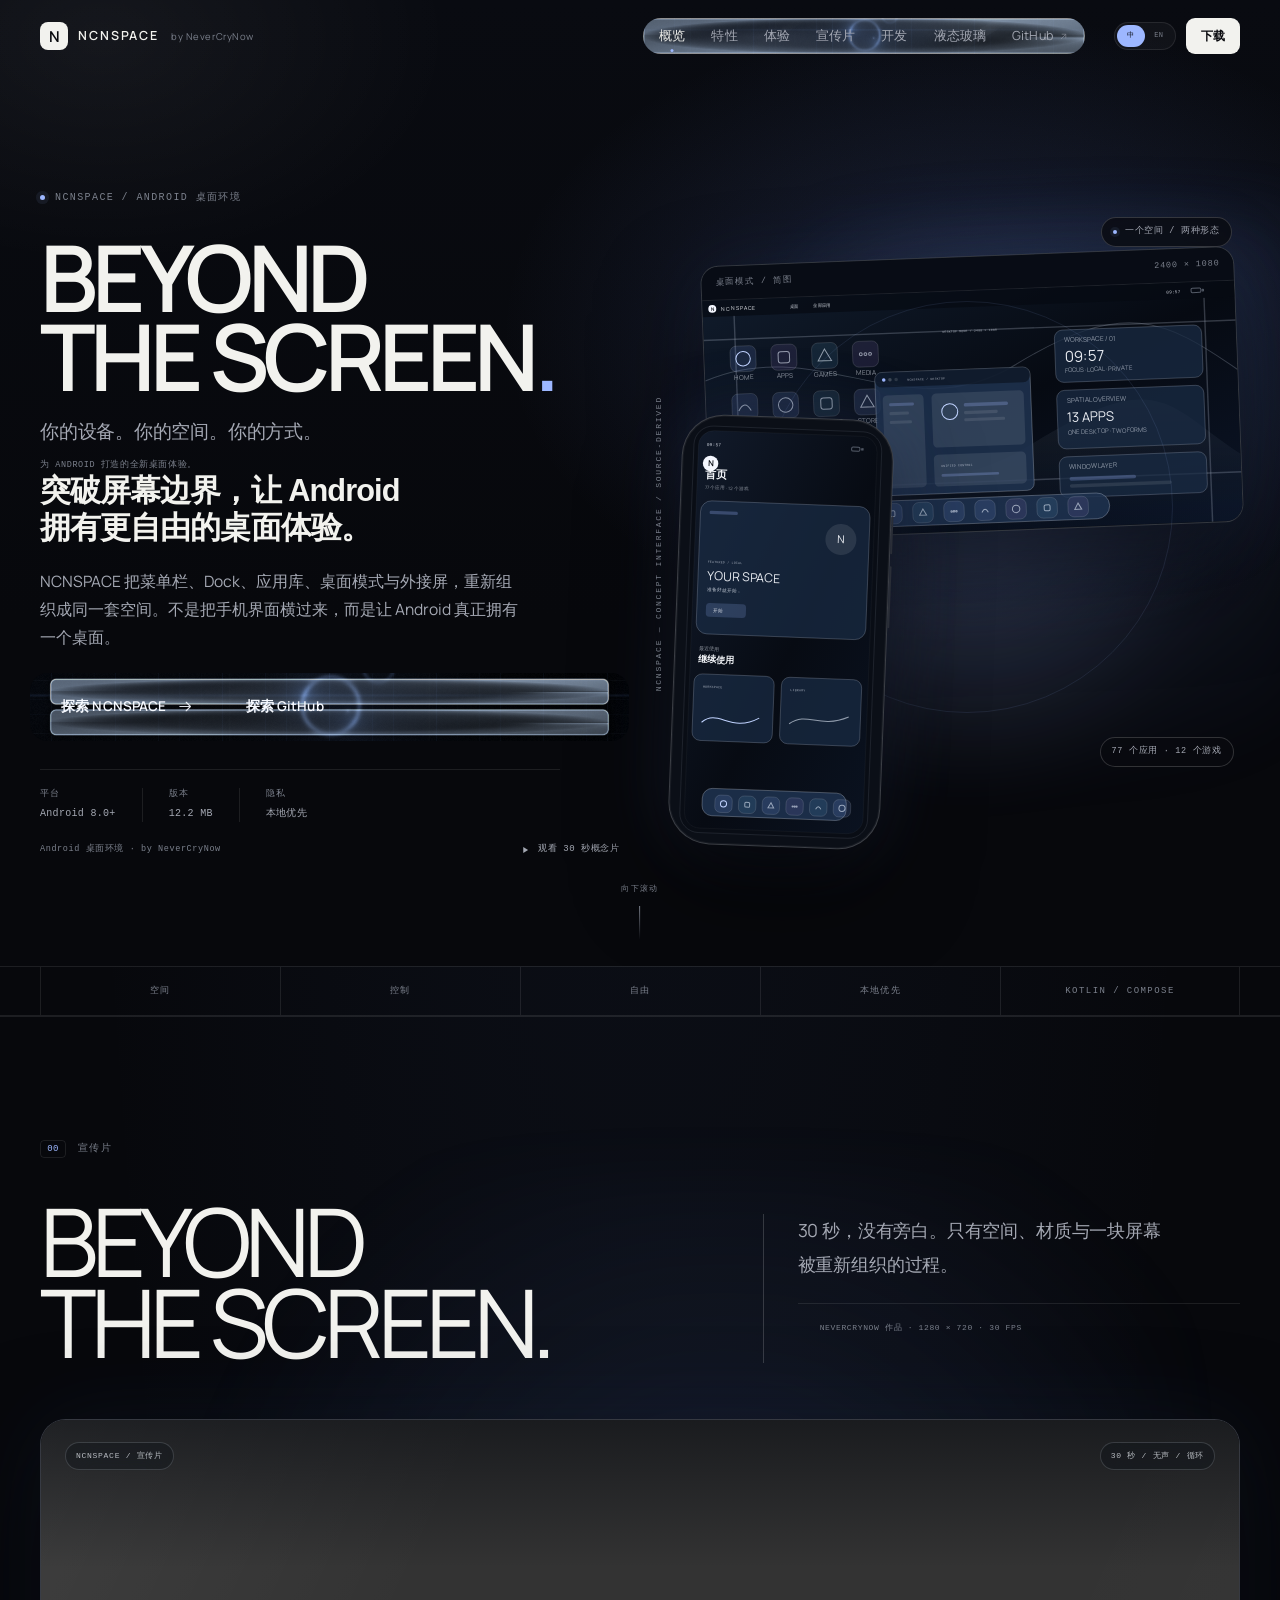
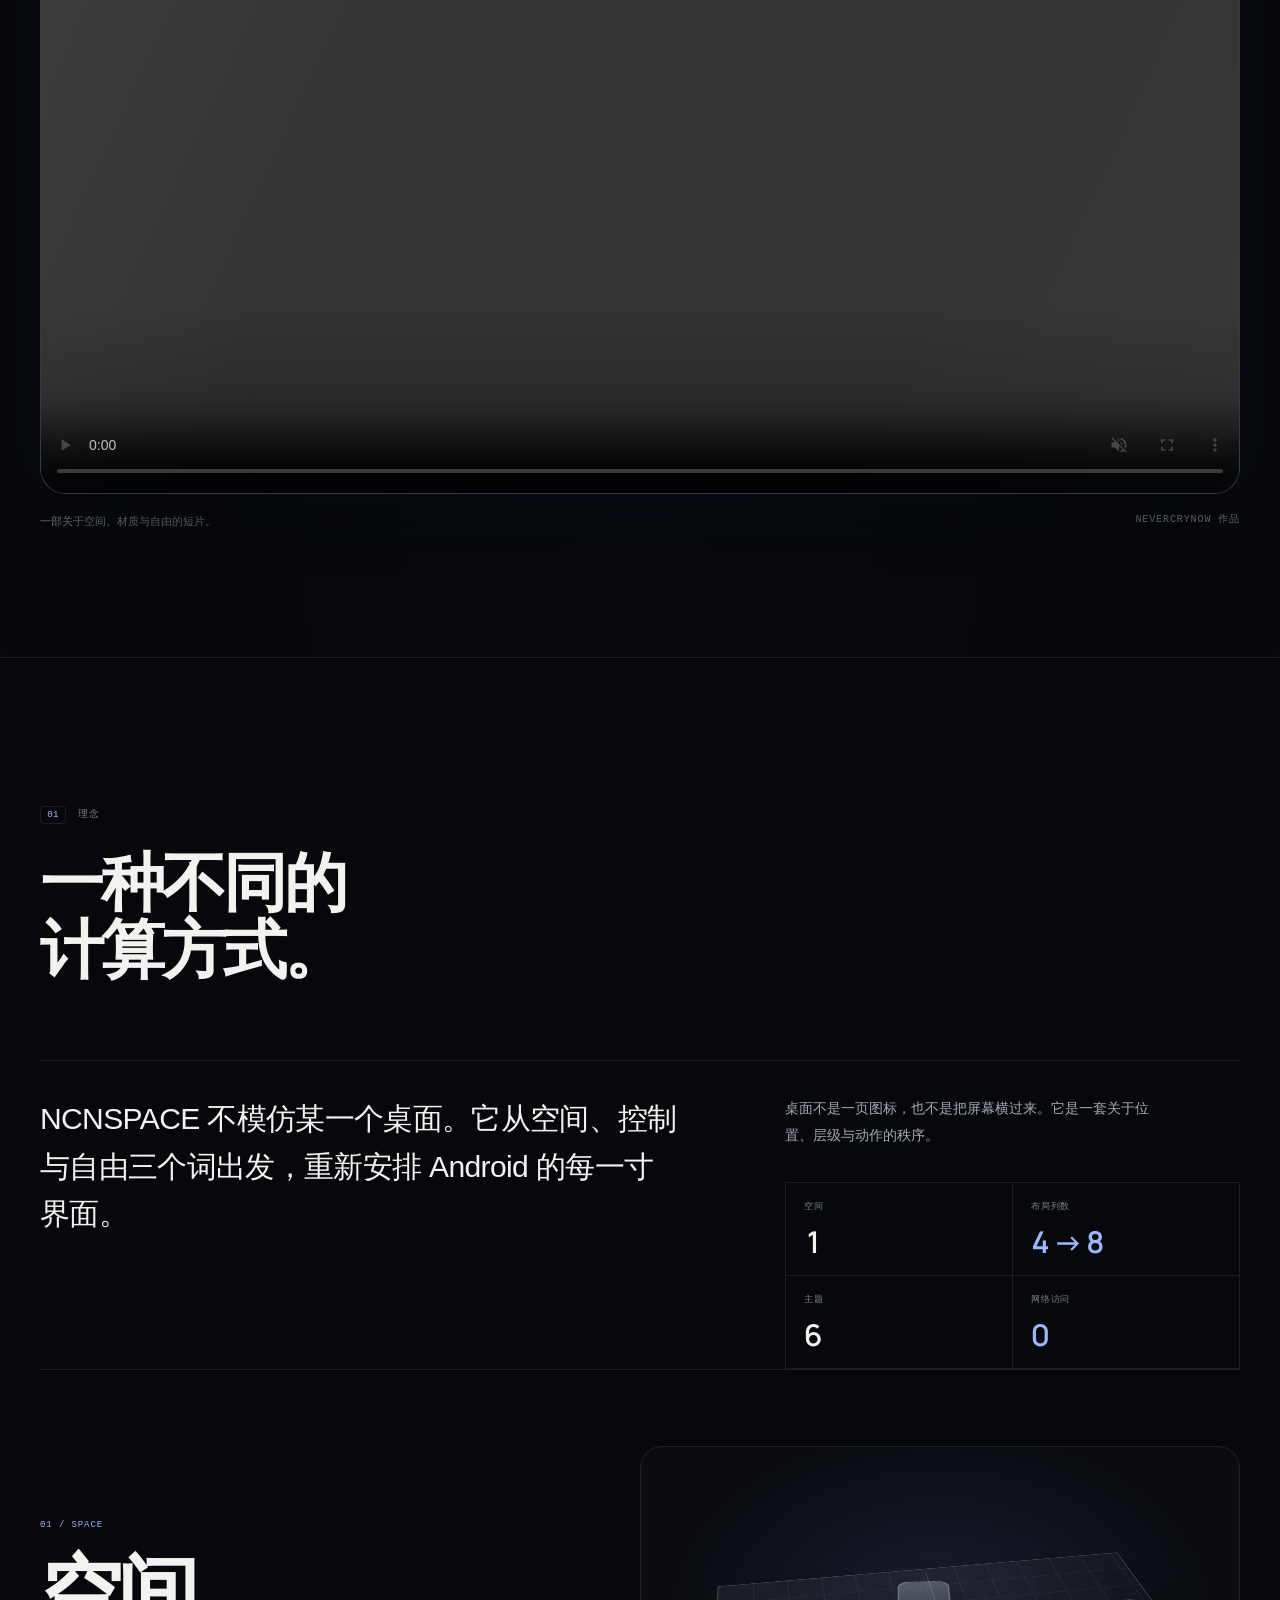
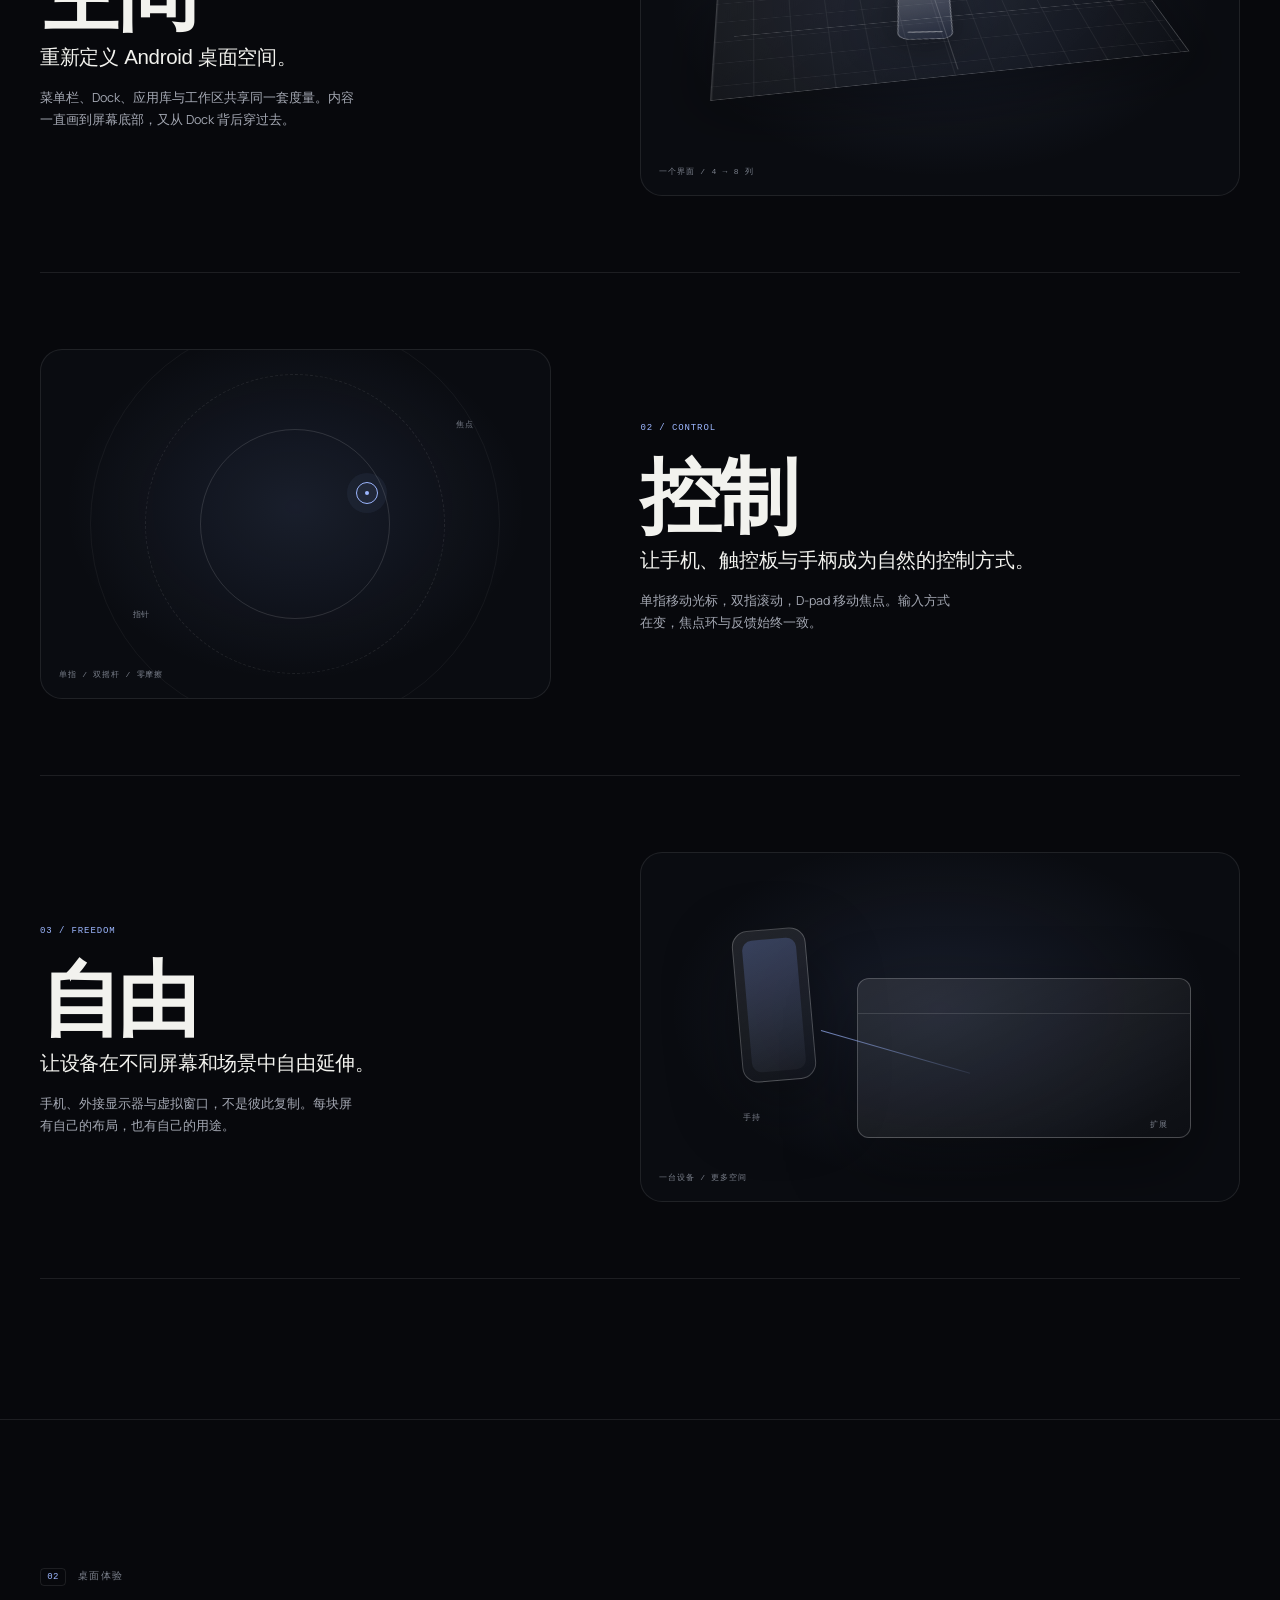
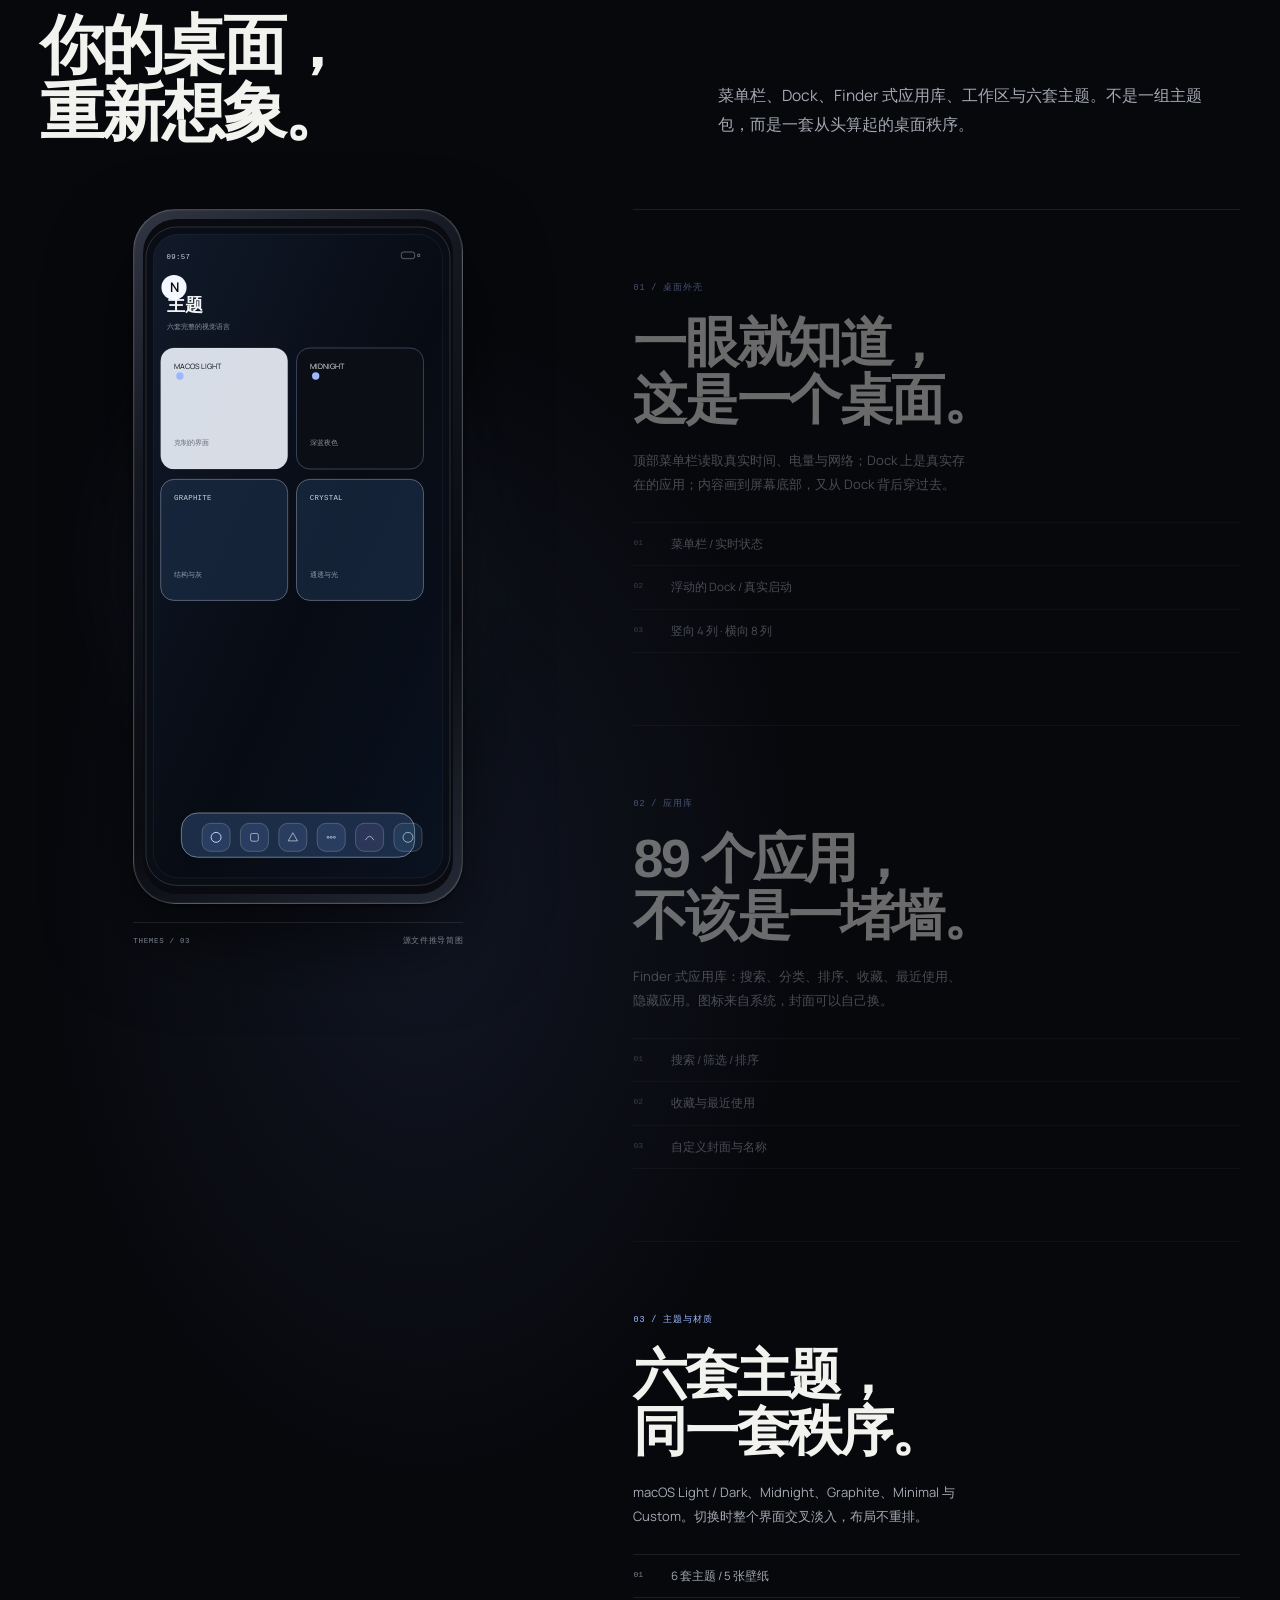
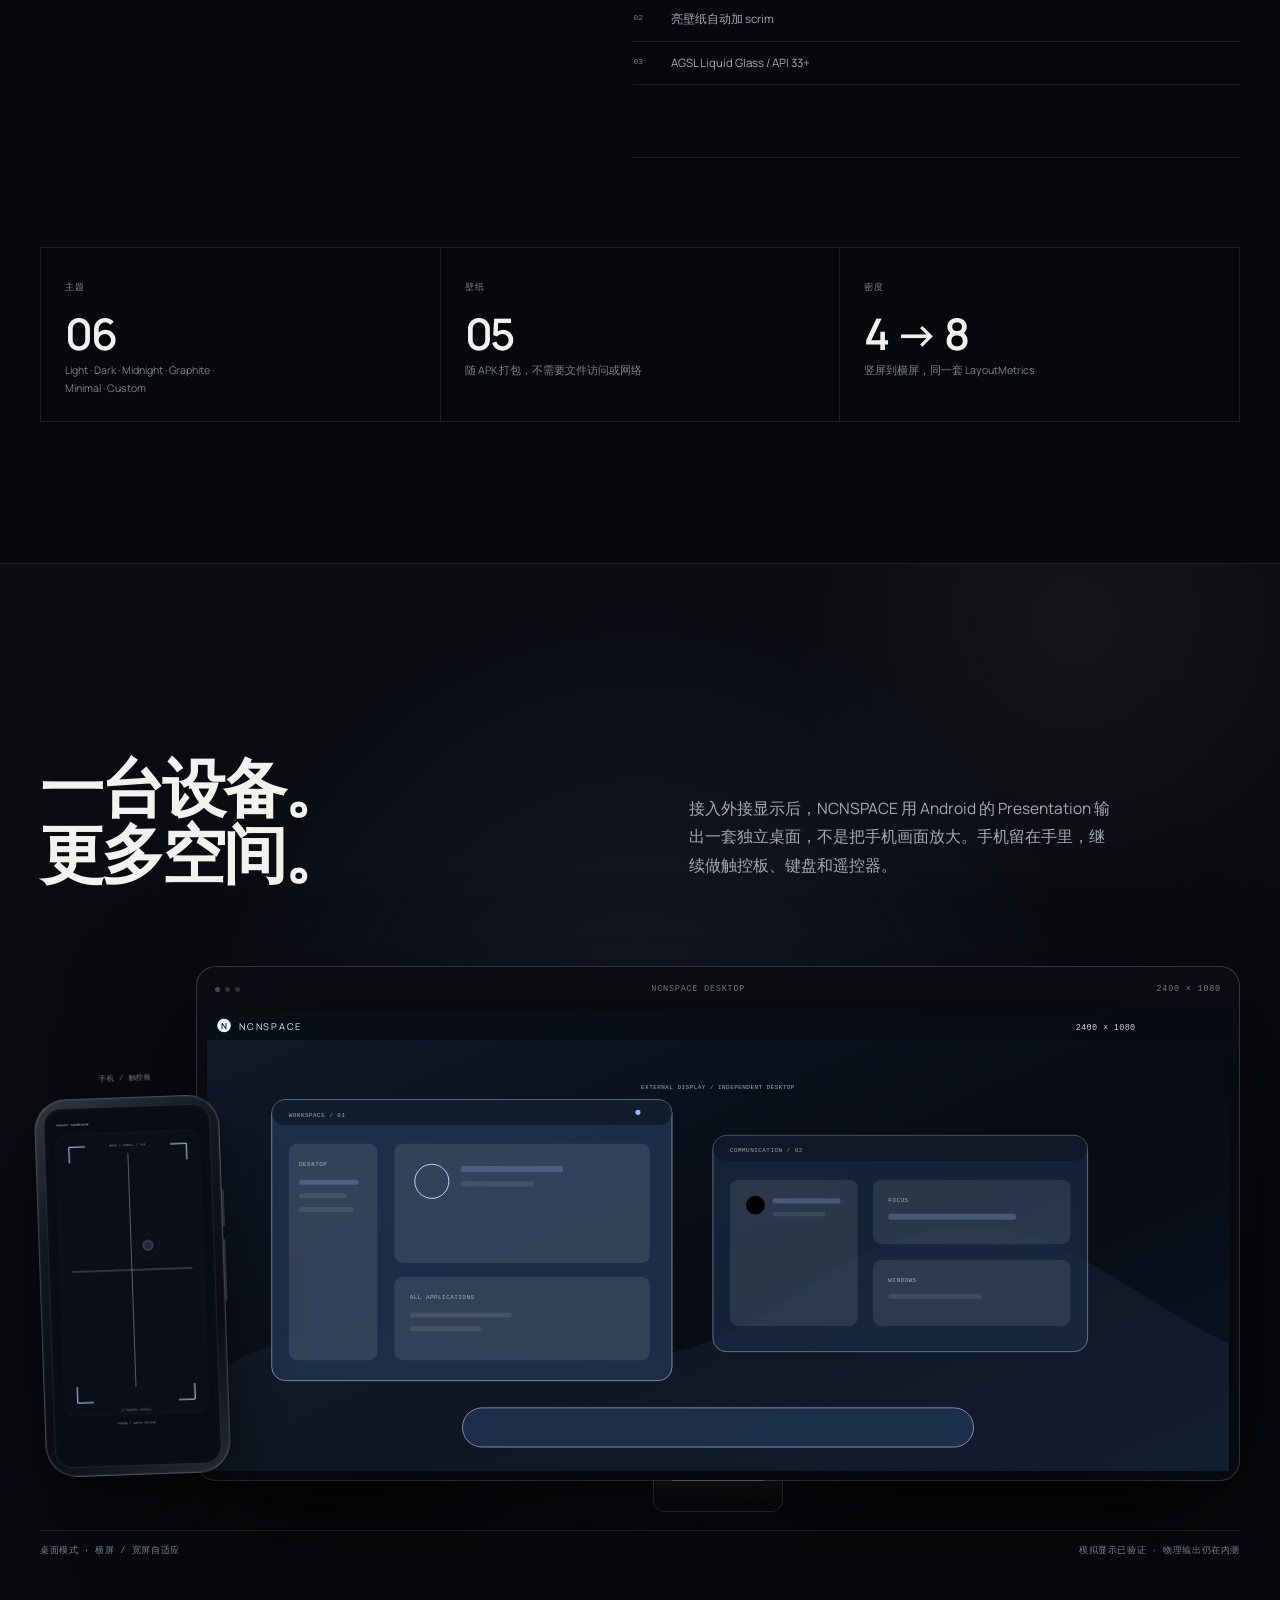
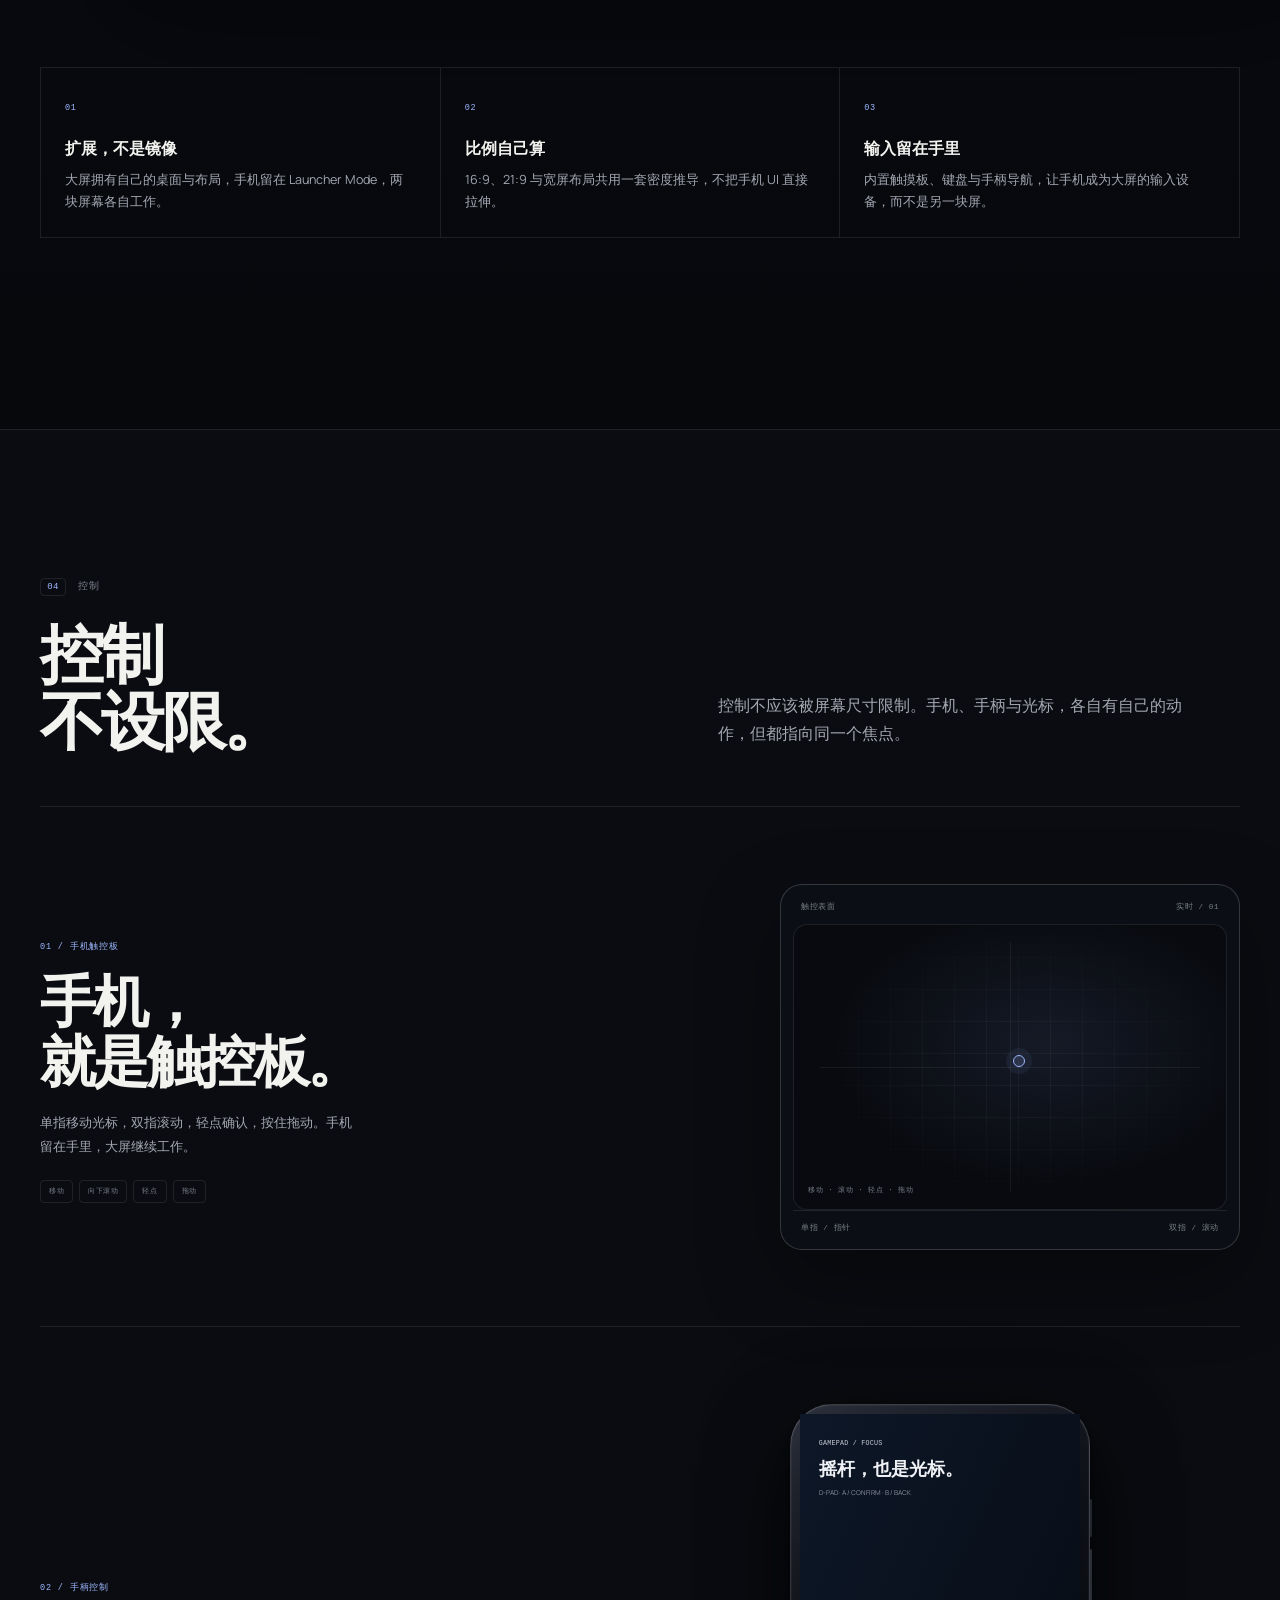
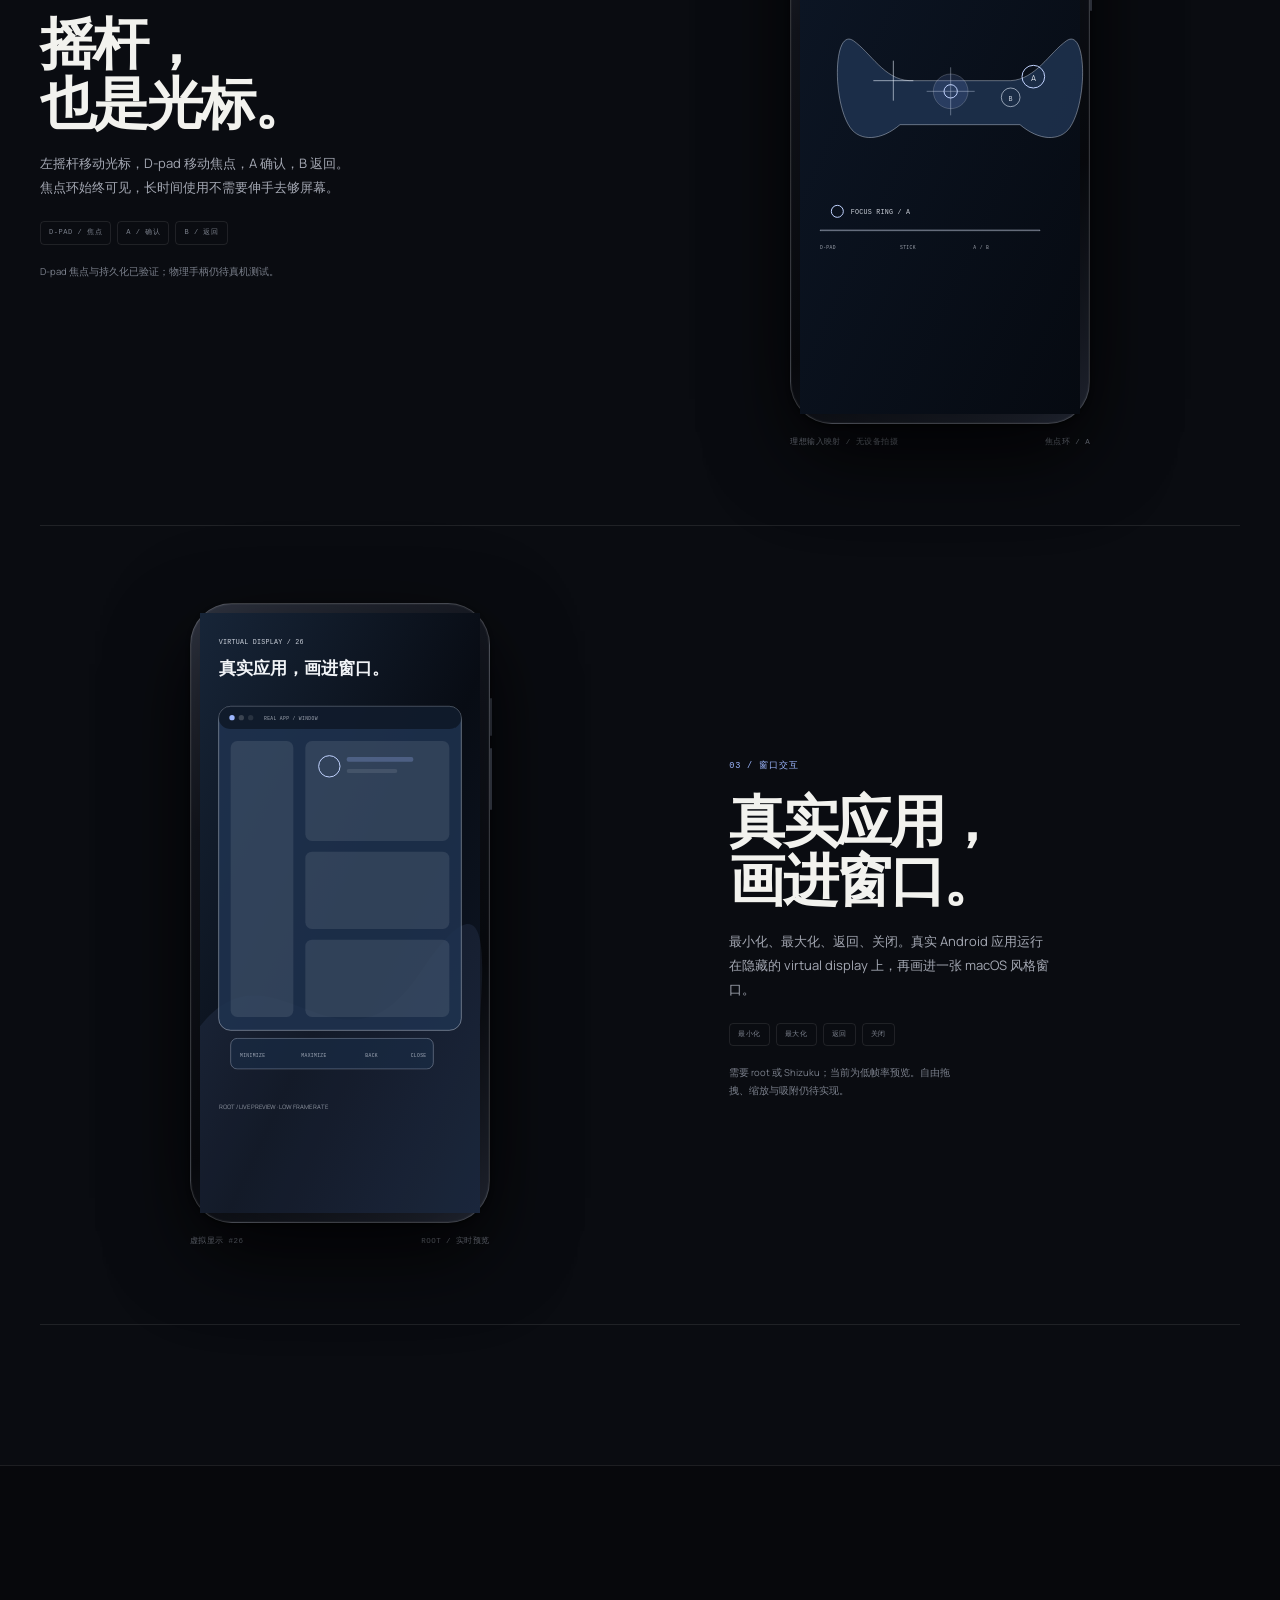
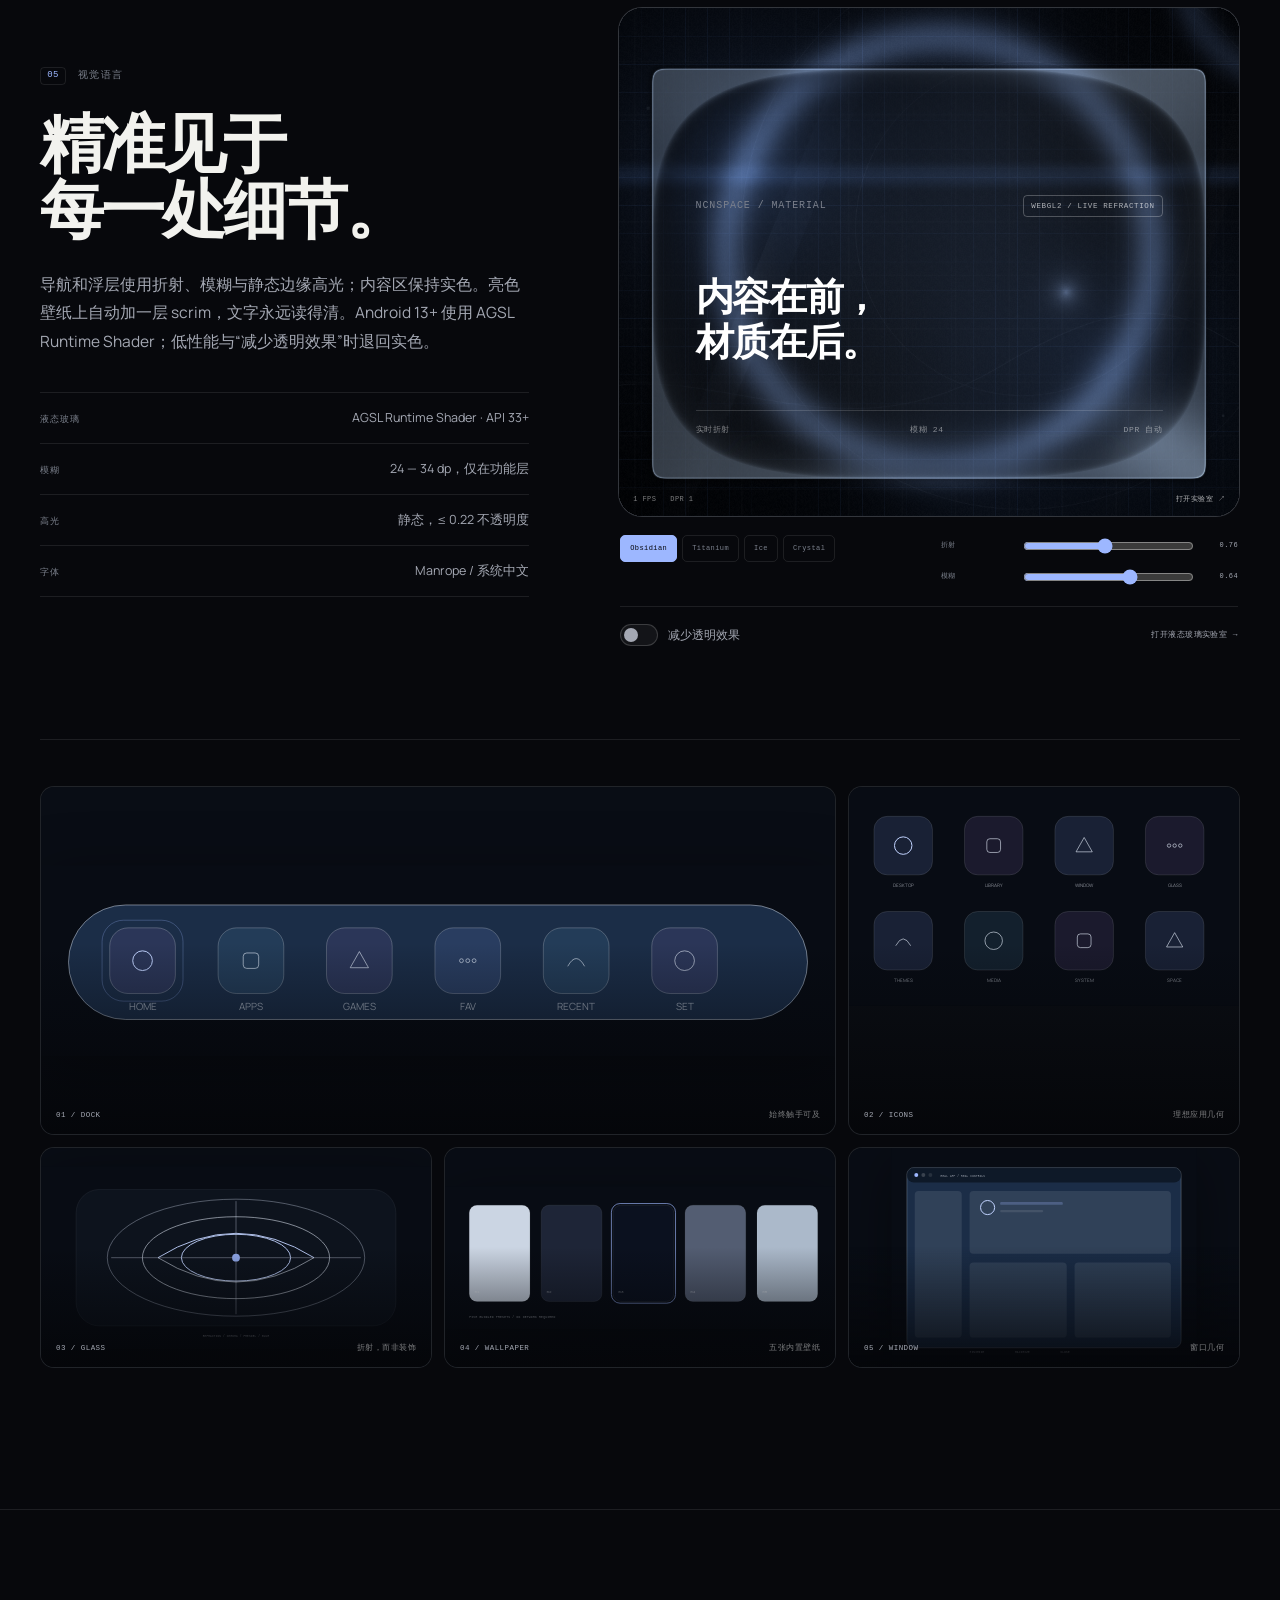
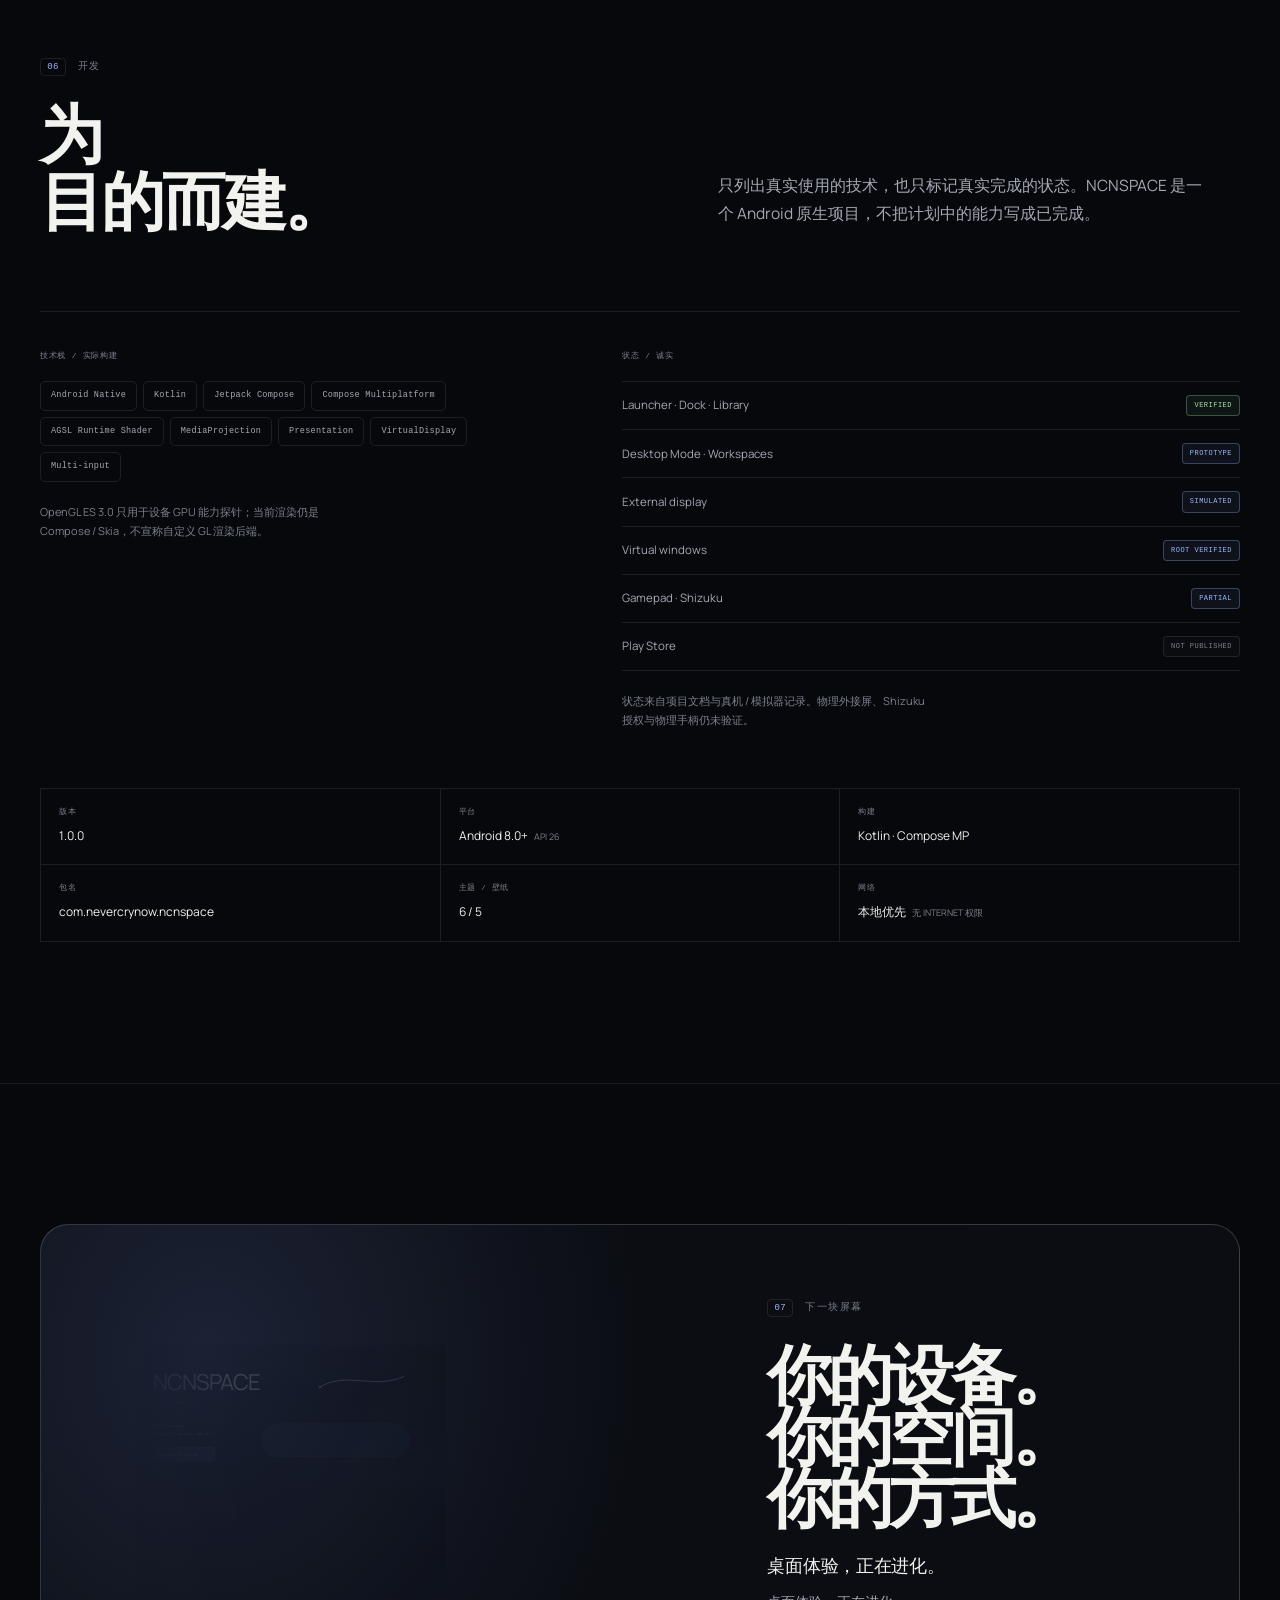
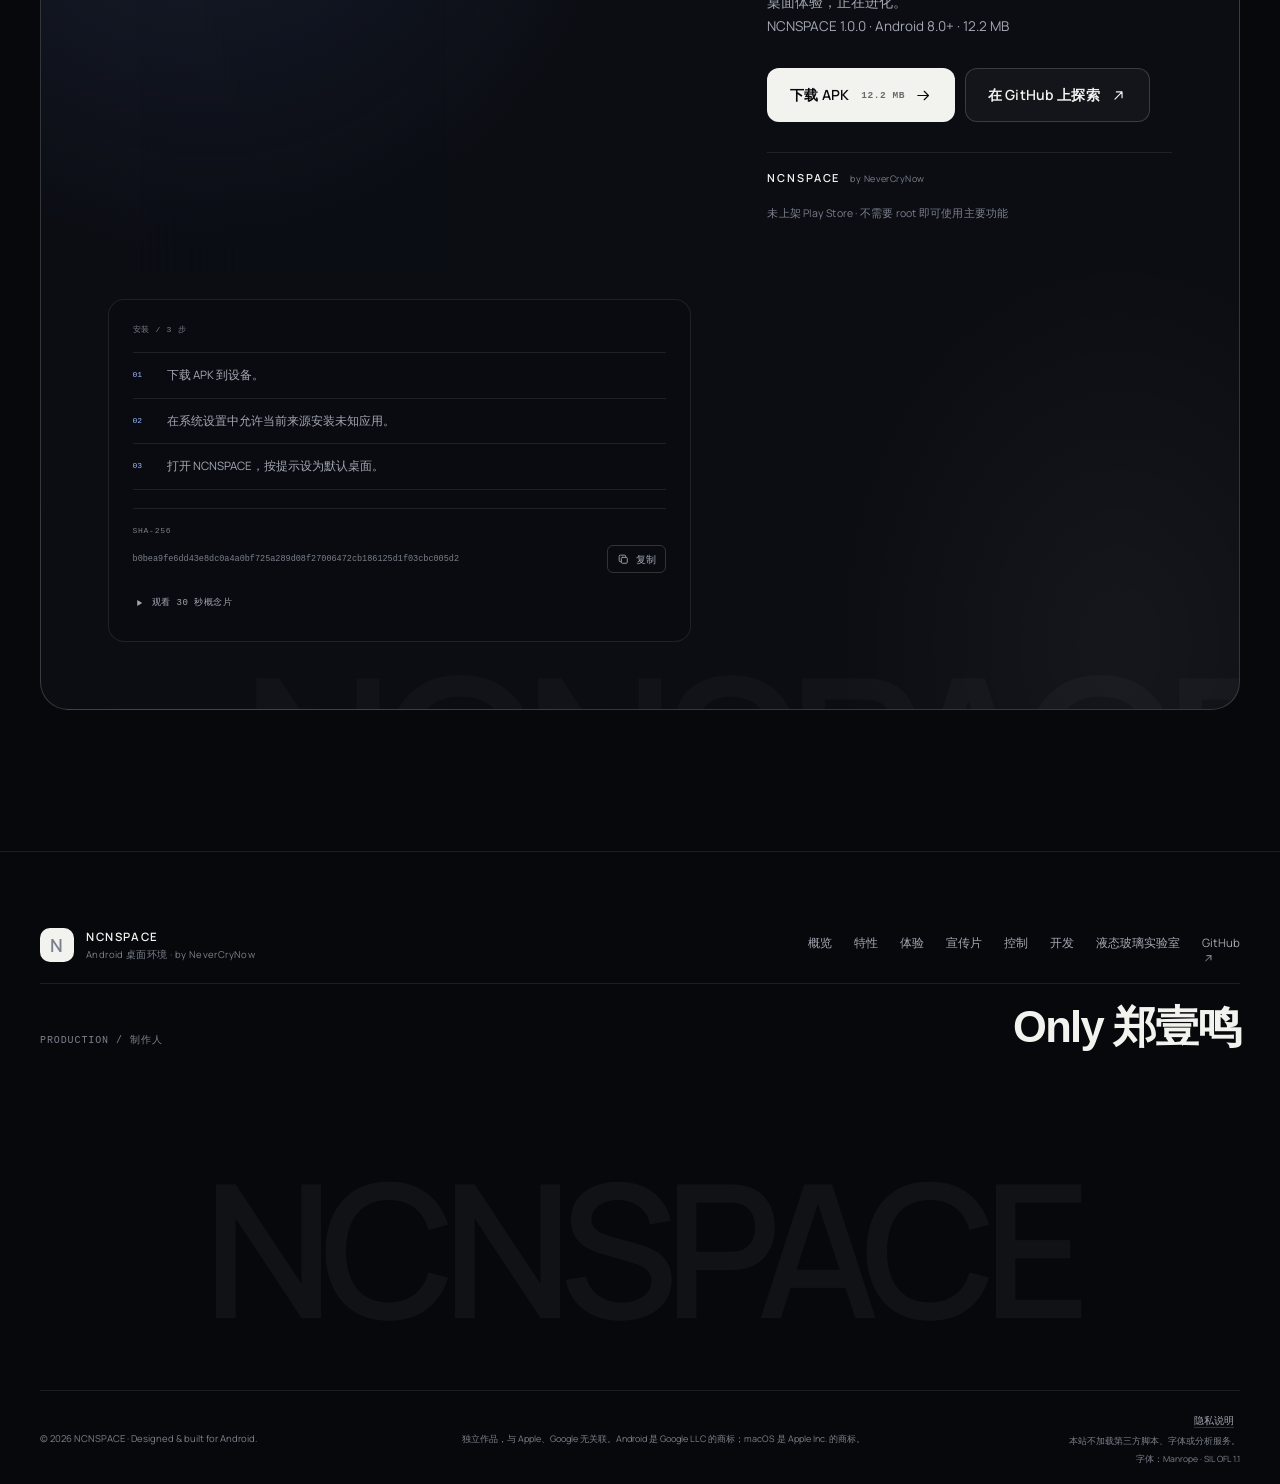
<file: index.html>
<!doctype html>
<html lang="zh-CN" class="no-js">
<head>
<meta charset="utf-8">
<meta name="viewport" content="width=device-width, initial-scale=1, viewport-fit=cover">
<title>NCNSPACE — BEYOND THE SCREEN.</title>
<meta name="description" content="NCNSPACE 1.0 — 突破屏幕边界，让 Android 拥有更自由的桌面体验。Android Desktop Environment by NeverCryNow.">
<meta name="theme-color" content="#07080c">
<meta name="color-scheme" content="dark">
<meta name="application-name" content="NCNSPACE">
<meta name="apple-mobile-web-app-title" content="NCNSPACE">
<meta name="apple-mobile-web-app-status-bar-style" content="black-translucent">
<meta name="referrer" content="strict-origin-when-cross-origin">
<meta http-equiv="Content-Security-Policy" content="default-src 'self'; img-src 'self' data:; media-src 'self'; font-src 'self'; style-src 'self' 'unsafe-inline'; script-src 'self' 'unsafe-inline'; connect-src 'self'; object-src 'none'; base-uri 'self'; form-action 'none'">
<meta property="og:type" content="website">
<meta property="og:url" content="https://nevercrynow.github.io/ncnspace/">
<meta property="og:site_name" content="NCNSPACE">
<meta property="og:title" content="NCNSPACE — BEYOND THE SCREEN.">
<meta property="og:description" content="突破屏幕边界，让 Android 拥有更自由的桌面体验。Android Desktop Environment by NeverCryNow.">
<meta property="og:image" content="https://nevercrynow.github.io/ncnspace/assets/img/icon-512.png">
<meta property="og:image:width" content="512">
<meta property="og:image:height" content="512">
<meta name="twitter:card" content="summary_large_image">
<meta name="twitter:title" content="NCNSPACE — BEYOND THE SCREEN.">
<meta name="twitter:description" content="Android Desktop Environment by NeverCryNow.">
<meta name="twitter:image" content="https://nevercrynow.github.io/ncnspace/assets/img/icon-512.png">
<link rel="canonical" href="https://nevercrynow.github.io/ncnspace/">
<link rel="icon" href="assets/img/icon-64.png" type="image/png">
<link rel="apple-touch-icon" href="assets/img/icon-180.png">
<link rel="manifest" href="manifest.webmanifest">
<link rel="preload" href="assets/fonts/Manrope-SemiBold.ttf" as="font" type="font/ttf" crossorigin>
<link rel="preload" href="assets/fonts/Manrope-Regular.ttf" as="font" type="font/ttf" crossorigin>
<link rel="preload" href="assets/img/home-840.jpg" as="image" imagesrcset="assets/img/home-560.jpg 560w, assets/img/home-840.jpg 840w, assets/img/home-1120.jpg 1120w" imagesizes="(max-width:600px) 200px, (max-width:980px) 240px, 280px">
<script>
  try {
    var savedLang = localStorage.getItem('ncn-lang') === 'en' ? 'en' : 'zh';
    document.documentElement.lang = savedLang === 'zh' ? 'zh-CN' : 'en';
    document.documentElement.dataset.lang = savedLang;
  } catch (error) { document.documentElement.lang = 'zh-CN'; document.documentElement.dataset.lang = 'zh'; }
</script>
<link rel="stylesheet" href="styles.css?v=20261117i">
<script>document.documentElement.classList.replace('no-js', 'js');</script>
<script type="application/ld+json">
{
  "@context": "https://schema.org",
  "@type": "SoftwareApplication",
  "name": "NCNSPACE",
  "alternateName": "Ncn Space",
  "softwareVersion": "1.0.0",
  "applicationCategory": "UtilitiesApplication",
  "operatingSystem": "Android 8.0+",
  "description": "突破屏幕边界，让 Android 拥有更自由的桌面体验。Android Desktop Environment by NeverCryNow.",
  "author": { "@type": "Person", "name": "NeverCryNow" },
  "offers": { "@type": "Offer", "price": "0", "priceCurrency": "CNY" }
}
</script>
<noscript><style>
  .menu-toggle{display:none!important}
  .desktop-nav{display:flex!important;position:static;flex-direction:row;background:none;border:0;padding:0;gap:18px}
  .desktop-nav a{font-size:12px}
  .mobile-menu{display:none!important}
</style></noscript>
</head>
<body>
<a class="skip-link" href="#main">跳到主要内容</a>

<svg class="icon-sprite" aria-hidden="true" xmlns="http://www.w3.org/2000/svg">
  <symbol id="i-arrow" viewBox="0 0 24 24"><path d="M4 12h15M13 6l6 6-6 6"/></symbol>
  <symbol id="i-external" viewBox="0 0 24 24"><path d="M7 17 17 7M9 7h8v8"/></symbol>
  <symbol id="i-play" viewBox="0 0 24 24"><path d="M8.5 6.2v11.6L18.2 12 8.5 6.2Z" fill="currentColor" stroke="none"/></symbol>
  <symbol id="i-chevron" viewBox="0 0 24 24"><path d="m9.5 6 6 6-6 6"/></symbol>
  <symbol id="i-copy" viewBox="0 0 24 24"><rect x="8" y="8" width="11" height="11" rx="2"/><path d="M16 8V6a2 2 0 0 0-2-2H6a2 2 0 0 0-2 2v8a2 2 0 0 0 2 2h2"/></symbol>
  <symbol id="i-check" viewBox="0 0 24 24"><path d="m5 12.5 4.2 4.2L19 7"/></symbol>
  <symbol id="i-close" viewBox="0 0 24 24"><path d="m6 6 12 12M18 6 6 18"/></symbol>
</svg>

<header class="site-header" data-header>
  <div class="shell header-inner">
    <a class="brand" href="#overview" aria-label="NCNSPACE 首页">
      <span class="brand-mark" aria-hidden="true">N</span>
      <span class="brand-name">NCNSPACE</span>
      <span class="brand-by">by NeverCryNow</span>
    </a>
    <div class="nav-liquid-wrap" data-nav-liquid>
      <canvas class="nav-liquid-canvas" data-nav-liquid-canvas aria-hidden="true"></canvas>
      <nav class="desktop-nav" aria-label="主导航" data-nav>
        <a href="#overview">Overview</a>
        <a href="#features">Features</a>
        <a href="#experience">Experience</a>
        <a href="#film">Film</a>
        <a href="#development">Development</a>
        <a href="liquid-glass-lab/">Liquid Glass</a>
        <a class="nav-external" href="https://github.com/NevercRyNow/ncnspace" target="_blank" rel="noopener">GitHub <svg class="icon" aria-hidden="true"><use href="#i-external"/></svg></a>
      </nav>
    </div>
    <div class="header-actions">
      <div class="lang-switch header-lang" data-lang-switch role="group" aria-label="语言 / Language">
        <button type="button" data-lang="zh" aria-pressed="true">中</button>
        <button type="button" data-lang="en" aria-pressed="false">EN</button>
      </div>
      <a class="btn btn-primary btn-small" href="#download">Download</a>
      <button class="menu-toggle" type="button" aria-label="打开菜单" aria-expanded="false" aria-controls="mobile-menu" data-menu-toggle>
        <span></span><span></span>
      </button>
    </div>
  </div>
  <span class="scroll-progress" data-scroll-progress aria-hidden="true"></span>
</header>

<aside class="chapter-rail" data-chapters aria-label="章节导航">
  <a href="#overview" data-chapter="overview"><span>01</span><b>Overview</b></a>
  <a href="#features" data-chapter="features"><span>02</span><b>Philosophy</b></a>
  <a href="#experience" data-chapter="experience"><span>03</span><b>Experience</b></a>
  <a href="#beyond" data-chapter="beyond"><span>04</span><b>Beyond</b></a>
  <a href="#control" data-chapter="control"><span>05</span><b>Control</b></a>
  <a href="#visual" data-chapter="visual"><span>06</span><b>Visual</b></a>
  <a href="#development" data-chapter="development"><span>07</span><b>Development</b></a>
  <a href="#download" data-chapter="download"><span>08</span><b>Final</b></a>
  <a class="chapter-lab" href="liquid-glass-lab/"><span>09</span><b>Lab ↗</b></a>
</aside>

<div class="mobile-menu" id="mobile-menu" data-mobile-menu aria-hidden="true" tabindex="-1">
  <nav aria-label="移动端导航">
    <a href="#overview"><span>01</span>Overview</a>
    <a href="#features"><span>02</span>Features</a>
    <a href="#experience"><span>03</span>Experience</a>
    <a href="#film"><span>04</span>Film</a>
    <a href="#development"><span>05</span>Development</a>
    <a href="liquid-glass-lab/"><span>06</span>Liquid Glass</a>
    <a href="https://github.com/NevercRyNow/ncnspace" target="_blank" rel="noopener"><span>07</span>GitHub <svg class="icon" aria-hidden="true"><use href="#i-external"/></svg></a>
    <a href="#download"><span>08</span>Download</a>
  </nav>
  <div class="lang-switch mobile-lang" data-lang-switch role="group" aria-label="语言 / Language">
    <button type="button" data-lang="zh" aria-pressed="true">中文</button>
    <button type="button" data-lang="en" aria-pressed="false">English</button>
  </div>
  <div class="mobile-menu-foot">
    <p>NCNSPACE 1.0.0 · Android 8.0+</p>
    <p>Android Desktop Environment · by NeverCryNow</p>
  </div>
</div>

<main id="main">
  <section class="hero" id="overview" aria-labelledby="hero-title">
    <div class="hero-bg" aria-hidden="true"></div>
    <div class="shell hero-grid">
      <div class="hero-copy">
        <p class="eyebrow"><span class="eyebrow-dot"></span>NCNSPACE / ANDROID DESKTOP ENVIRONMENT</p>
        <h1 class="display" id="hero-title">
          <span>BEYOND</span>
          <span>THE SCREEN<i>.</i></span>
        </h1>
        <p class="hero-sub">Your Device. Your Space. Your Way.</p>
        <p class="hero-intro">A new desktop experience, built for Android.</p>
        <p class="hero-cn">突破屏幕边界，让 Android 拥有更自由的桌面体验。</p>
        <p class="lede">NCNSPACE 把菜单栏、Dock、应用库、桌面模式与外接屏，重新组织成同一套空间。不是把手机界面横过来，而是让 Android 真正拥有一个桌面。</p>
        <div class="hero-actions" data-hero-actions>
          <canvas class="actions-liquid-canvas" data-actions-liquid aria-hidden="true"></canvas>
          <a class="btn btn-primary" href="#experience">
            Explore NCNSPACE
            <svg class="icon" aria-hidden="true"><use href="#i-arrow"/></svg>
          </a>
          <a class="btn btn-secondary" href="https://github.com/NevercRyNow/ncnspace" target="_blank" rel="noopener">Explore GitHub</a>
        </div>
        <ul class="hero-meta" aria-label="产品概要">
          <li><span>Platform</span>Android 8.0+</li>
          <li><span>Build</span>12.2 MB</li>
          <li><span>Privacy</span>本地优先</li>
        </ul>
        <div class="hero-foot">
          <p class="hero-signature">Android Desktop Environment · by NeverCryNow</p>
          <a class="text-link" href="#film">
            <svg class="icon" aria-hidden="true"><use href="#i-play"/></svg>
            Watch the 30s film
          </a>
        </div>
      </div>

      <div class="hero-stage" data-tilt>
        <div class="stage-glow" aria-hidden="true"></div>
        <div class="stage-desktop">
          <div class="stage-desktop-bar">
            <span>DESKTOP MODE / SCHEMATIC</span>
            <span>2400 × 1080</span>
          </div>
          <svg class="schematic schematic-desktop" viewBox="0 0 1200 540" role="img" aria-label="NCNSPACE 桌面模式理想示意图">
      <defs>
        <linearGradient id="heroDesktop-bg" x1="0" y1="0" x2="1" y2="1">
          <stop offset="0" stop-color="#101b2b"/><stop offset=".52" stop-color="#060a12"/><stop offset="1" stop-color="#0b1426"/>
        </linearGradient>
        <linearGradient id="heroDesktop-wall" x1="0" y1="0" x2="0" y2="1">
          <stop offset="0" stop-color="#b9c8da" stop-opacity=".16"/><stop offset="1" stop-color="#57708f" stop-opacity=".03"/>
        </linearGradient>
      </defs>
      <rect width="1200" height="540" fill="url(#heroDesktop-bg)"/>
      <g opacity=".58">
        <rect x="0" y="88" width="1200" height="1" class="s-line"/>
        <rect x="0" y="430" width="1200" height="1" class="s-line"/>
        <rect x="70" y="36" width="1" height="504" class="s-line"/>
        <rect x="1130" y="36" width="1" height="504" class="s-line"/>
        <path d="M0 420 C240 300 430 520 730 350 S1040 280 1200 390 L1200 540 L0 540Z" fill="url(#heroDesktop-wall)"/>
        <path d="M0 180 C260 80 450 310 700 170 S1040 80 1200 200" class="s-line"/>
      </g>
      <rect y="0" width="1200" height="36" fill="rgba(6,10,18,.72)"/>
      <circle cx="22" cy="18" r="9" fill="#f4f7ff"/><text x="18" y="22" font-size="11" fill="#070b12" font-family="Manrope, sans-serif" font-weight="700">N</text>
      <text x="42" y="23" font-size="12" class="s-text-bright" font-family="Manrope, sans-serif" letter-spacing="2">NCNSPACE</text>
      <text x="196" y="23" font-size="12" class="s-text">桌面</text><text x="250" y="23" font-size="12" class="s-text">全部应用</text>
      <text x="1046" y="23" font-size="12" class="s-text">09:57</text>
      <rect x="1102" y="13" width="22" height="10" rx="3" class="s-line"/><rect x="1127" y="16" width="3" height="4" rx="1" class="s-line"/>
      <rect x="58" y="104" width="58" height="58" rx="13.92" class="s-panel"/><circle cx="87.0" cy="133.0" r="16.240000000000002" class="s-accent"/><text x="87.0" y="180" text-anchor="middle" font-size="15" class="s-text-dim">HOME</text><rect x="150" y="104" width="58" height="58" rx="13.92" class="s-panel"/><rect x="166.24" y="120.24000000000001" width="25.52" height="25.52" rx="5.800000000000001" class="s-line-strong"/><text x="179.0" y="180" text-anchor="middle" font-size="15" class="s-text-dim">APPS</text><rect x="242" y="104" width="58" height="58" rx="13.92" class="s-panel"/><path d="M271.0 117.92 L286.08 144.6 L255.92 144.6 Z" class="s-line-strong"/><text x="271.0" y="180" text-anchor="middle" font-size="15" class="s-text-dim">GAMES</text><rect x="334" y="104" width="58" height="58" rx="13.92" class="s-panel"/><circle cx="352.56" cy="133.0" r="3.19" class="s-line-strong"/><circle cx="363.0" cy="133.0" r="3.19" class="s-line-strong"/><circle cx="373.44" cy="133.0" r="3.19" class="s-line-strong"/><text x="363.0" y="180" text-anchor="middle" font-size="15" class="s-text-dim">MEDIA</text><rect x="58" y="212" width="58" height="58" rx="13.92" class="s-panel"/><path d="M73.08 250.28 Q87.0 224.76 100.92 250.28" class="s-line-strong"/><text x="87.0" y="288" text-anchor="middle" font-size="15" class="s-text-dim">FILES</text><rect x="150" y="212" width="58" height="58" rx="13.92" class="s-panel"/><circle cx="179.0" cy="241.0" r="16.240000000000002" class="s-line-strong"/><text x="179.0" y="288" text-anchor="middle" font-size="15" class="s-text-dim">NOTES</text><rect x="242" y="212" width="58" height="58" rx="13.92" class="s-panel"/><rect x="258.24" y="228.24" width="25.52" height="25.52" rx="5.800000000000001" class="s-line-strong"/><text x="271.0" y="288" text-anchor="middle" font-size="15" class="s-text-dim">SETTINGS</text><rect x="334" y="212" width="58" height="58" rx="13.92" class="s-panel"/><path d="M363.0 225.92 L378.08 252.6 L347.92 252.6 Z" class="s-line-strong"/><text x="363.0" y="288" text-anchor="middle" font-size="15" class="s-text-dim">STORE</text>
      
      <rect x="790" y="96" width="332" height="118" rx="18" class="s-glass"/>
      <text x="812" y="124" font-size="15" class="s-text-dim">WORKSPACE / 01</text>
      <text x="812" y="168" font-size="34" class="s-text-bright" font-family="Manrope, sans-serif">09:57</text>
      <text x="812" y="192" font-size="14" class="s-text-dim">FOCUS · LOCAL · PRIVATE</text>
      <rect x="790" y="232" width="332" height="132" rx="18" class="s-glass"/>
      <text x="812" y="260" font-size="15" class="s-text-dim">SPATIAL OVERVIEW</text>
      <text x="812" y="304" font-size="30" class="s-text-bright" font-family="Manrope, sans-serif">13 APPS</text>
      <text x="812" y="332" font-size="14" class="s-text-dim">ONE DESKTOP · TWO FORMS</text>
      <rect x="790" y="382" width="332" height="92" rx="18" class="s-glass"/>
      <text x="812" y="410" font-size="15" class="s-text-dim">WINDOW LAYER</text>
      <rect x="812" y="428" width="150" height="8" rx="4" class="s-fill-2"/>
      <rect x="812" y="444" width="230" height="8" rx="4" class="s-fill"/>
      
      <g>
        <rect x="382" y="176" width="350" height="278" rx="16" class="s-glass-strong"/>
        <rect x="382" y="176" width="350" height="34" rx="16" fill="rgba(8,13,22,.55)"/>
        <circle cx="402" cy="193" r="4" class="s-dot"/><circle cx="416" cy="193" r="4" fill="rgba(255,255,255,.20)"/><circle cx="430" cy="193" r="4" fill="rgba(255,255,255,.12)"/>
        <text x="455" y="197" font-size="11" class="s-micro">NCNSPACE / DESKTOP</text>
        <rect x="398" y="228" width="92" height="210" rx="10" class="s-fill"/>
        <rect x="412" y="246" width="56" height="7" rx="3" class="s-fill-2"/>
        <rect x="412" y="266" width="44" height="7" rx="3" class="s-fill"/>
        <rect x="412" y="286" width="50" height="7" rx="3" class="s-fill"/>
        <rect x="508" y="228" width="208" height="122" rx="10" class="s-fill"/>
        <circle cx="548" cy="270" r="18" class="s-accent"/>
        <rect x="580" y="252" width="100" height="8" rx="4" class="s-fill-2"/>
        <rect x="580" y="270" width="76" height="7" rx="3" class="s-fill"/>
        <rect x="580" y="286" width="92" height="7" rx="3" class="s-fill"/>
        <rect x="508" y="366" width="208" height="72" rx="10" class="s-fill"/>
        <text x="524" y="394" font-size="10" class="s-micro">UNIFIED CONTROL</text>
        <rect x="524" y="410" width="130" height="6" rx="3" class="s-fill-2"/>
      </g>
      <rect x="300" y="466" width="600" height="58" rx="29" class="s-glass-strong"/>
      <rect x="316" y="472" width="46" height="46" rx="14" class="s-panel"/><circle cx="339.0" cy="495.0" r="8.4" class="s-accent"/><rect x="386" y="472" width="46" height="46" rx="14" class="s-panel"/><rect x="402.4" y="488.4" width="13.2" height="13.2" rx="3.0" class="s-line-strong"/><rect x="456" y="472" width="46" height="46" rx="14" class="s-panel"/><path d="M479.0 487.2 L486.8 501.0 L471.2 501.0 Z" class="s-line-strong"/><rect x="526" y="472" width="46" height="46" rx="14" class="s-panel"/><circle cx="543.6" cy="495.0" r="1.65" class="s-line-strong"/><circle cx="549.0" cy="495.0" r="1.65" class="s-line-strong"/><circle cx="554.4" cy="495.0" r="1.65" class="s-line-strong"/><rect x="596" y="472" width="46" height="46" rx="14" class="s-panel"/><path d="M611.8 499.8 Q619.0 486.6 626.2 499.8" class="s-line-strong"/><rect x="666" y="472" width="46" height="46" rx="14" class="s-panel"/><circle cx="689.0" cy="495.0" r="8.4" class="s-line-strong"/><rect x="736" y="472" width="46" height="46" rx="14" class="s-panel"/><rect x="752.4" y="488.4" width="13.2" height="13.2" rx="3.0" class="s-line-strong"/><rect x="806" y="472" width="46" height="46" rx="14" class="s-panel"/><path d="M829.0 487.2 L836.8 501.0 L821.2 501.0 Z" class="s-line-strong"/>
      <text x="600" y="92" text-anchor="middle" font-size="10" class="s-micro">DESKTOP MODE / 2400 × 1080</text>
    </svg>
        </div>
        <div class="stage-phone">
          <div class="phone">
            <svg class="schematic schematic-phone" viewBox="0 0 420 900" role="img" aria-label="NCNSPACE 手机桌面理想示意图">
      <defs><linearGradient id="heroPhone-pbg" x1="0" y1="0" x2="1" y2="1"><stop offset="0" stop-color="#111a2a"/><stop offset=".55" stop-color="#070b13"/><stop offset="1" stop-color="#0a1220"/></linearGradient></defs>
      <rect x="4" y="4" width="412" height="892" rx="42" fill="#090d15" stroke="rgba(226,236,255,.22)"/>
      <rect x="14" y="14" width="392" height="872" rx="34" fill="url(#heroPhone-pbg)" stroke="rgba(255,255,255,.08)"/>
      <text x="32" y="48" font-size="10" class="s-text">09:57</text>
      <rect x="350" y="38" width="18" height="9" rx="3" class="s-line"/><rect x="372" y="41" width="3" height="3" class="s-line"/>
      <circle cx="42" cy="86" r="17" fill="#f4f7ff"/><text x="37" y="92" font-size="18" fill="#070b12" font-weight="700" font-family="Manrope, sans-serif">N</text>
      
          <text x="32" y="118" font-size="24" class="s-cn">首页</text>
          <text x="32" y="142" font-size="10" class="s-text-dim">77 个应用 · 12 个游戏</text>
          <rect x="24" y="168" width="372" height="292" rx="24" class="s-glass"/>
          <rect x="44" y="190" width="62" height="7" rx="3" class="s-fill-2"/>
          <circle cx="334" cy="242" r="34" class="s-fill"/>
          <text x="334" y="250" text-anchor="middle" font-size="24" class="s-text-bright" font-family="Manrope, sans-serif">N</text>
          <text x="44" y="304" font-size="11" class="s-micro">FEATURED / LOCAL</text>
          <text x="44" y="342" font-size="27" class="s-text-bright" font-family="Manrope, sans-serif">YOUR SPACE</text>
          <text x="44" y="366" font-size="11" class="s-text">准备好就开始。</text>
          <rect x="44" y="392" width="88" height="30" rx="8" class="s-accent-fill"/><text x="60" y="411" font-size="10" class="s-text-bright">开始</text>
          <text x="32" y="496" font-size="11" class="s-text-dim">最近使用</text>
          <text x="32" y="522" font-size="20" class="s-cn">继续使用</text>
          <rect x="24" y="548" width="176" height="146" rx="18" class="s-glass"/>
          <rect x="216" y="548" width="176" height="146" rx="18" class="s-glass"/>
          <text x="44" y="578" font-size="9" class="s-micro">WORKSPACE</text>
          <text x="236" y="578" font-size="9" class="s-micro">LIBRARY</text>
          <path d="M44 654 C80 622 108 676 170 640" class="s-accent"/>
          <path d="M236 650 C276 620 300 660 366 630" class="s-line-strong"/>
        
      <rect x="52" y="798" width="316" height="60" rx="22" class="s-glass-strong"/>
      <rect x="80" y="812" width="38" height="38" rx="12" class="s-panel"/><circle cx="99.0" cy="831.0" r="6.720000000000001" class="s-accent"/><rect x="132" y="812" width="38" height="38" rx="12" class="s-panel"/><rect x="145.72" y="825.72" width="10.56" height="10.56" rx="2.4000000000000004" class="s-line-strong"/><rect x="184" y="812" width="38" height="38" rx="12" class="s-panel"/><path d="M203.0 824.76 L209.24 835.8 L196.76 835.8 Z" class="s-line-strong"/><rect x="236" y="812" width="38" height="38" rx="12" class="s-panel"/><circle cx="250.68" cy="831.0" r="1.32" class="s-line-strong"/><circle cx="255.0" cy="831.0" r="1.32" class="s-line-strong"/><circle cx="259.32" cy="831.0" r="1.32" class="s-line-strong"/><rect x="288" y="812" width="38" height="38" rx="12" class="s-panel"/><path d="M301.24 834.84 Q307.0 824.28 312.76 834.84" class="s-line-strong"/><rect x="340" y="812" width="38" height="38" rx="12" class="s-panel"/><circle cx="359.0" cy="831.0" r="6.720000000000001" class="s-line-strong"/>
    </svg>
          </div>
        </div>
        <div class="stage-chip stage-chip-top"><span class="pulse"></span>ONE SPACE / TWO FORMS</div>
        <div class="stage-chip stage-chip-bottom">77 APPS · 12 GAMES</div>
        <p class="stage-side" aria-hidden="true">NCNSPACE — CONCEPT INTERFACE / SOURCE-DERIVED</p>
      </div>
    </div>
    <a class="scroll-cue" href="#features" aria-label="向下滚动">
      <span>SCROLL</span><span class="scroll-line"></span>
    </a>
  </section>

  <div class="brand-strip" aria-label="产品关键词">
    <div class="brand-strip-inner">
      <span>SPACE</span>
      <span>CONTROL</span>
      <span>FREEDOM</span>
      <span>LOCAL-FIRST</span>
      <span>KOTLIN / COMPOSE</span>
    </div>
  </div>

  <section class="film-section" id="film" aria-labelledby="film-title">
    <div class="shell">
      <div class="film-head">
        <div class="film-heading">
          <p class="section-label"><span>00</span>THE FILM</p>
          <h2 class="film-title" id="film-title">BEYOND<br><span>THE SCREEN.</span></h2>
        </div>
        <div class="film-intro">
          <p class="film-copy">30 秒，没有旁白。只有空间、材质与一块屏幕被重新组织的过程。</p>
          <p class="film-meta">A FILM BY NEVERCRYNOW · 1280 × 720 · 30 FPS</p>
        </div>
      </div>
      <div class="film-player" data-film-stage>
        <video class="home-film" data-home-film controls muted loop playsinline preload="metadata" aria-label="NCNSPACE 30 秒宣传片">
          <source src="assets/film.mp4" type="video/mp4">
          你的浏览器不支持视频播放。
        </video>
        <div class="film-hud" aria-hidden="true">
          <span>NCNSPACE / FILM</span>
          <span>30 SEC / SILENT / LOOP</span>
        </div>
        <button class="film-play" type="button" data-film-toggle aria-label="播放宣传片">
          <svg class="icon" aria-hidden="true"><use href="#i-play"/></svg>
        </button>
      </div>
      <div class="film-foot">
        <p>一部关于空间、材质与自由的短片。</p>
        <span class="mono">A FILM BY NEVERCRYNOW</span>
      </div>
    </div>
  </section>

  <section class="section philosophy" id="features">
    <div class="shell">
      <div class="section-head reveal">
        <p class="section-label"><span>01</span>PHILOSOPHY</p>
        <h2>A DIFFERENT<br>WAY TO COMPUTE.</h2>
      </div>
      <div class="manifesto-grid">
        <p class="manifesto-lede reveal">NCNSPACE 不模仿某一个桌面。它从空间、控制与自由三个词出发，重新安排 Android 的每一寸界面。</p>
        <div class="manifesto-side reveal">
          <p>桌面不是一页图标，也不是把屏幕横过来。它是一套关于位置、层级与动作的秩序。</p>
          <dl class="stats">
            <div><dt>空间</dt><dd>1</dd></div>
            <div><dt>布局列数</dt><dd>4 → 8</dd></div>
            <div><dt>主题</dt><dd>6</dd></div>
            <div><dt>网络访问</dt><dd>0</dd></div>
          </dl>
        </div>
      </div>

      <div class="philosophy-list">
        <article class="philosophy-row reveal">
          <div class="philosophy-copy">
            <span class="phi-index">01 / SPACE</span>
            <h3>SPACE</h3>
            <p>重新定义 Android 桌面空间。</p>
            <small>菜单栏、Dock、应用库与工作区共享同一套度量。内容一直画到屏幕底部，又从 Dock 背后穿过去。</small>
          </div>
          <div class="philosophy-visual phi-space" aria-hidden="true">
            <div class="phi-plane">
              <span class="phi-grid"></span>
              <span class="phi-phone"></span>
              <span class="phi-axis phi-axis-x"></span>
              <span class="phi-axis phi-axis-y"></span>
            </div>
            <span class="phi-caption">ONE SURFACE / 4 → 8 COLUMNS</span>
          </div>
        </article>

        <article class="philosophy-row is-reverse reveal">
          <div class="philosophy-copy">
            <span class="phi-index">02 / CONTROL</span>
            <h3>CONTROL</h3>
            <p>让手机、触控板与手柄成为自然的控制方式。</p>
            <small>单指移动光标，双指滚动，D-pad 移动焦点。输入方式在变，焦点环与反馈始终一致。</small>
          </div>
          <div class="philosophy-visual phi-control" aria-hidden="true">
            <span class="phi-orbit phi-orbit-1"></span>
            <span class="phi-orbit phi-orbit-2"></span>
            <span class="phi-orbit phi-orbit-3"></span>
            <span class="phi-cursor"><i></i></span>
            <span class="phi-label phi-label-a">POINTER</span>
            <span class="phi-label phi-label-b">FOCUS</span>
            <span class="phi-caption">1 FINGER / 2 STICKS / 0 FRICTION</span>
          </div>
        </article>

        <article class="philosophy-row reveal">
          <div class="philosophy-copy">
            <span class="phi-index">03 / FREEDOM</span>
            <h3>FREEDOM</h3>
            <p>让设备在不同屏幕和场景中自由延伸。</p>
            <small>手机、外接显示器与虚拟窗口，不是彼此复制。每块屏有自己的布局，也有自己的用途。</small>
          </div>
          <div class="philosophy-visual phi-freedom" aria-hidden="true">
            <span class="phi-screen phi-screen-phone"></span>
            <span class="phi-screen phi-screen-display"></span>
            <span class="phi-link"></span>
            <span class="phi-label phi-label-a">HANDHELD</span>
            <span class="phi-label phi-label-b">EXTENDED</span>
            <span class="phi-caption">ONE DEVICE / MORE SPACE</span>
          </div>
        </article>
      </div>
    </div>
  </section>

  <section class="section experience" id="experience">
    <div class="shell">
      <div class="details-head experience-head">
        <div>
          <p class="section-label reveal"><span>02</span>DESKTOP EXPERIENCE</p>
          <h2 class="reveal">YOUR DESKTOP,<br>REIMAGINED.</h2>
        </div>
        <p class="body reveal">菜单栏、Dock、Finder 式应用库、工作区与六套主题。不是一组主题包，而是一套从头算起的桌面秩序。</p>
      </div>

      <div class="experience-sticky" data-experience>
        <div class="experience-visual">
          <div class="experience-glow" aria-hidden="true"></div>
          <div class="experience-phone phone">
            <div class="exp-frame">
<svg class="schematic schematic-phone exp-shot is-active" data-exp-shot="0" viewBox="0 0 420 900" role="img" aria-label="NCNSPACE 桌面外壳示意图">
      <defs><linearGradient id="exp0-pbg" x1="0" y1="0" x2="1" y2="1"><stop offset="0" stop-color="#111a2a"/><stop offset=".55" stop-color="#070b13"/><stop offset="1" stop-color="#0a1220"/></linearGradient></defs>
      <rect x="4" y="4" width="412" height="892" rx="42" fill="#090d15" stroke="rgba(226,236,255,.22)"/>
      <rect x="14" y="14" width="392" height="872" rx="34" fill="url(#exp0-pbg)" stroke="rgba(255,255,255,.08)"/>
      <text x="32" y="48" font-size="10" class="s-text">09:57</text>
      <rect x="350" y="38" width="18" height="9" rx="3" class="s-line"/><rect x="372" y="41" width="3" height="3" class="s-line"/>
      <circle cx="42" cy="86" r="17" fill="#f4f7ff"/><text x="37" y="92" font-size="18" fill="#070b12" font-weight="700" font-family="Manrope, sans-serif">N</text>
      
          <text x="32" y="118" font-size="24" class="s-cn">首页</text>
          <text x="32" y="142" font-size="10" class="s-text-dim">77 个应用 · 12 个游戏</text>
          <rect x="24" y="168" width="372" height="292" rx="24" class="s-glass"/>
          <rect x="44" y="190" width="62" height="7" rx="3" class="s-fill-2"/>
          <circle cx="334" cy="242" r="34" class="s-fill"/>
          <text x="334" y="250" text-anchor="middle" font-size="24" class="s-text-bright" font-family="Manrope, sans-serif">N</text>
          <text x="44" y="304" font-size="11" class="s-micro">FEATURED / LOCAL</text>
          <text x="44" y="342" font-size="27" class="s-text-bright" font-family="Manrope, sans-serif">YOUR SPACE</text>
          <text x="44" y="366" font-size="11" class="s-text">准备好就开始。</text>
          <rect x="44" y="392" width="88" height="30" rx="8" class="s-accent-fill"/><text x="60" y="411" font-size="10" class="s-text-bright">开始</text>
          <text x="32" y="496" font-size="11" class="s-text-dim">最近使用</text>
          <text x="32" y="522" font-size="20" class="s-cn">继续使用</text>
          <rect x="24" y="548" width="176" height="146" rx="18" class="s-glass"/>
          <rect x="216" y="548" width="176" height="146" rx="18" class="s-glass"/>
          <text x="44" y="578" font-size="9" class="s-micro">WORKSPACE</text>
          <text x="236" y="578" font-size="9" class="s-micro">LIBRARY</text>
          <path d="M44 654 C80 622 108 676 170 640" class="s-accent"/>
          <path d="M236 650 C276 620 300 660 366 630" class="s-line-strong"/>
        
      <rect x="52" y="798" width="316" height="60" rx="22" class="s-glass-strong"/>
      <rect x="80" y="812" width="38" height="38" rx="12" class="s-panel"/><circle cx="99.0" cy="831.0" r="6.720000000000001" class="s-accent"/><rect x="132" y="812" width="38" height="38" rx="12" class="s-panel"/><rect x="145.72" y="825.72" width="10.56" height="10.56" rx="2.4000000000000004" class="s-line-strong"/><rect x="184" y="812" width="38" height="38" rx="12" class="s-panel"/><path d="M203.0 824.76 L209.24 835.8 L196.76 835.8 Z" class="s-line-strong"/><rect x="236" y="812" width="38" height="38" rx="12" class="s-panel"/><circle cx="250.68" cy="831.0" r="1.32" class="s-line-strong"/><circle cx="255.0" cy="831.0" r="1.32" class="s-line-strong"/><circle cx="259.32" cy="831.0" r="1.32" class="s-line-strong"/><rect x="288" y="812" width="38" height="38" rx="12" class="s-panel"/><path d="M301.24 834.84 Q307.0 824.28 312.76 834.84" class="s-line-strong"/><rect x="340" y="812" width="38" height="38" rx="12" class="s-panel"/><circle cx="359.0" cy="831.0" r="6.720000000000001" class="s-line-strong"/>
    </svg>

<svg class="schematic schematic-phone exp-shot" data-exp-shot="1" viewBox="0 0 420 900" role="img" aria-label="NCNSPACE 应用库示意图">
      <defs><linearGradient id="exp1-pbg" x1="0" y1="0" x2="1" y2="1"><stop offset="0" stop-color="#111a2a"/><stop offset=".55" stop-color="#070b13"/><stop offset="1" stop-color="#0a1220"/></linearGradient></defs>
      <rect x="4" y="4" width="412" height="892" rx="42" fill="#090d15" stroke="rgba(226,236,255,.22)"/>
      <rect x="14" y="14" width="392" height="872" rx="34" fill="url(#exp1-pbg)" stroke="rgba(255,255,255,.08)"/>
      <text x="32" y="48" font-size="10" class="s-text">09:57</text>
      <rect x="350" y="38" width="18" height="9" rx="3" class="s-line"/><rect x="372" y="41" width="3" height="3" class="s-line"/>
      <circle cx="42" cy="86" r="17" fill="#f4f7ff"/><text x="37" y="92" font-size="18" fill="#070b12" font-weight="700" font-family="Manrope, sans-serif">N</text>
      
          <text x="32" y="118" font-size="24" class="s-cn">应用库</text>
          <text x="32" y="142" font-size="10" class="s-text-dim">89 个应用 · 搜索 / 分类 / 收藏</text>
          <rect x="24" y="166" width="372" height="38" rx="10" class="s-glass"/>
          <text x="42" y="190" font-size="10" class="s-text-dim">搜索应用、分类或关键字</text>
          <rect x="300" y="174" width="78" height="22" rx="6" class="s-fill"/>
        <rect x="24" y="226" width="112" height="112" rx="18" class="s-panel"/><circle cx="80.0" cy="276.0" r="14.560000000000002" class="s-accent"/><text x="38" y="326" font-size="8" class="s-text-dim">APP / 01</text><rect x="150" y="226" width="112" height="112" rx="18" class="s-panel"/><rect x="194.56" y="264.56" width="22.88" height="22.88" rx="5.2" class="s-line-strong"/><text x="164" y="326" font-size="8" class="s-text-dim">APP / 02</text><rect x="276" y="226" width="112" height="112" rx="18" class="s-panel"/><path d="M332.0 262.48 L345.52 286.4 L318.48 286.4 Z" class="s-line-strong"/><text x="290" y="326" font-size="8" class="s-text-dim">APP / 03</text><rect x="24" y="354" width="112" height="112" rx="18" class="s-panel"/><circle cx="70.64" cy="404.0" r="2.86" class="s-line-strong"/><circle cx="80.0" cy="404.0" r="2.86" class="s-line-strong"/><circle cx="89.36" cy="404.0" r="2.86" class="s-line-strong"/><text x="38" y="454" font-size="8" class="s-text-dim">APP / 04</text><rect x="150" y="354" width="112" height="112" rx="18" class="s-panel"/><path d="M193.52 412.32 Q206.0 389.44 218.48 412.32" class="s-line-strong"/><text x="164" y="454" font-size="8" class="s-text-dim">APP / 05</text><rect x="276" y="354" width="112" height="112" rx="18" class="s-panel"/><circle cx="332.0" cy="404.0" r="14.560000000000002" class="s-line-strong"/><text x="290" y="454" font-size="8" class="s-text-dim">APP / 06</text><rect x="24" y="482" width="112" height="112" rx="18" class="s-panel"/><rect x="68.56" y="520.56" width="22.88" height="22.88" rx="5.2" class="s-line-strong"/><text x="38" y="582" font-size="8" class="s-text-dim">APP / 07</text><rect x="150" y="482" width="112" height="112" rx="18" class="s-panel"/><path d="M206.0 518.48 L219.52 542.4 L192.48 542.4 Z" class="s-line-strong"/><text x="164" y="582" font-size="8" class="s-text-dim">APP / 08</text><rect x="276" y="482" width="112" height="112" rx="18" class="s-panel"/><circle cx="322.64" cy="532.0" r="2.86" class="s-line-strong"/><circle cx="332.0" cy="532.0" r="2.86" class="s-line-strong"/><circle cx="341.36" cy="532.0" r="2.86" class="s-line-strong"/><text x="290" y="582" font-size="8" class="s-text-dim">APP / 09</text>
      <rect x="52" y="798" width="316" height="60" rx="22" class="s-glass-strong"/>
      <rect x="80" y="812" width="38" height="38" rx="12" class="s-panel"/><circle cx="99.0" cy="831.0" r="6.720000000000001" class="s-accent"/><rect x="132" y="812" width="38" height="38" rx="12" class="s-panel"/><rect x="145.72" y="825.72" width="10.56" height="10.56" rx="2.4000000000000004" class="s-line-strong"/><rect x="184" y="812" width="38" height="38" rx="12" class="s-panel"/><path d="M203.0 824.76 L209.24 835.8 L196.76 835.8 Z" class="s-line-strong"/><rect x="236" y="812" width="38" height="38" rx="12" class="s-panel"/><circle cx="250.68" cy="831.0" r="1.32" class="s-line-strong"/><circle cx="255.0" cy="831.0" r="1.32" class="s-line-strong"/><circle cx="259.32" cy="831.0" r="1.32" class="s-line-strong"/><rect x="288" y="812" width="38" height="38" rx="12" class="s-panel"/><path d="M301.24 834.84 Q307.0 824.28 312.76 834.84" class="s-line-strong"/><rect x="340" y="812" width="38" height="38" rx="12" class="s-panel"/><circle cx="359.0" cy="831.0" r="6.720000000000001" class="s-line-strong"/>
    </svg>

<svg class="schematic schematic-phone exp-shot" data-exp-shot="2" viewBox="0 0 420 900" role="img" aria-label="NCNSPACE 主题示意图">
      <defs><linearGradient id="exp2-pbg" x1="0" y1="0" x2="1" y2="1"><stop offset="0" stop-color="#111a2a"/><stop offset=".55" stop-color="#070b13"/><stop offset="1" stop-color="#0a1220"/></linearGradient></defs>
      <rect x="4" y="4" width="412" height="892" rx="42" fill="#090d15" stroke="rgba(226,236,255,.22)"/>
      <rect x="14" y="14" width="392" height="872" rx="34" fill="url(#exp2-pbg)" stroke="rgba(255,255,255,.08)"/>
      <text x="32" y="48" font-size="10" class="s-text">09:57</text>
      <rect x="350" y="38" width="18" height="9" rx="3" class="s-line"/><rect x="372" y="41" width="3" height="3" class="s-line"/>
      <circle cx="42" cy="86" r="17" fill="#f4f7ff"/><text x="37" y="92" font-size="18" fill="#070b12" font-weight="700" font-family="Manrope, sans-serif">N</text>
      
          <text x="32" y="118" font-size="24" class="s-cn">主题</text>
          <text x="32" y="142" font-size="10" class="s-text-dim">六套完整的视觉语言</text>
          <rect x="24" y="168" width="172" height="164" rx="18" fill="#e9eef7" fill-opacity=".92" stroke="rgba(255,255,255,.20)"/>
          <text x="42" y="196" font-size="10" fill="#0a0f18" font-family="Manrope, sans-serif">MACOS LIGHT</text>
          <text x="42" y="300" font-size="9" fill="rgba(10,15,24,.55)">克制的界面</text>
          <rect x="208" y="168" width="172" height="164" rx="18" fill="#0b0e14" stroke="rgba(157,183,255,.42)"/>
          <text x="226" y="196" font-size="10" class="s-text-bright" font-family="Manrope, sans-serif">MIDNIGHT</text>
          <text x="226" y="300" font-size="9" class="s-text-dim">深蓝夜色</text>
          <rect x="24" y="346" width="172" height="164" rx="18" class="s-glass"/>
          <text x="42" y="374" font-size="10" class="s-text">GRAPHITE</text>
          <text x="42" y="478" font-size="9" class="s-text-dim">结构与灰</text>
          <rect x="208" y="346" width="172" height="164" rx="18" class="s-glass"/>
          <text x="226" y="374" font-size="10" class="s-text">CRYSTAL</text>
          <text x="226" y="478" font-size="9" class="s-text-dim">通透与光</text>
          <circle cx="50" cy="206" r="5" class="s-dot"/><circle cx="234" cy="206" r="5" class="s-dot"/>
        
      <rect x="52" y="798" width="316" height="60" rx="22" class="s-glass-strong"/>
      <rect x="80" y="812" width="38" height="38" rx="12" class="s-panel"/><circle cx="99.0" cy="831.0" r="6.720000000000001" class="s-accent"/><rect x="132" y="812" width="38" height="38" rx="12" class="s-panel"/><rect x="145.72" y="825.72" width="10.56" height="10.56" rx="2.4000000000000004" class="s-line-strong"/><rect x="184" y="812" width="38" height="38" rx="12" class="s-panel"/><path d="M203.0 824.76 L209.24 835.8 L196.76 835.8 Z" class="s-line-strong"/><rect x="236" y="812" width="38" height="38" rx="12" class="s-panel"/><circle cx="250.68" cy="831.0" r="1.32" class="s-line-strong"/><circle cx="255.0" cy="831.0" r="1.32" class="s-line-strong"/><circle cx="259.32" cy="831.0" r="1.32" class="s-line-strong"/><rect x="288" y="812" width="38" height="38" rx="12" class="s-panel"/><path d="M301.24 834.84 Q307.0 824.28 312.76 834.84" class="s-line-strong"/><rect x="340" y="812" width="38" height="38" rx="12" class="s-panel"/><circle cx="359.0" cy="831.0" r="6.720000000000001" class="s-line-strong"/>
    </svg>
</div>
          </div>
          <div class="experience-caption">
            <span class="mono" data-exp-kicker>THE SHELL / 01</span>
            <span class="mono">SOURCE-DERIVED SCHEMATIC</span>
          </div>
        </div>

        <div class="experience-steps">
          <article class="exp-step is-active reveal" data-exp-step="0">
            <span class="control-index">01 / THE SHELL</span>
            <h3>一眼就知道，<br>这是一个桌面。</h3>
            <p>顶部菜单栏读取真实时间、电量与网络；Dock 上是真实存在的应用；内容画到屏幕底部，又从 Dock 背后穿过去。</p>
            <ul class="exp-list">
              <li><span>01</span>菜单栏 / 实时状态</li>
              <li><span>02</span>浮动的 Dock / 真实启动</li>
              <li><span>03</span>竖向 4 列 · 横向 8 列</li>
            </ul>
          </article>

          <article class="exp-step reveal" data-exp-step="1">
            <span class="control-index">02 / THE LIBRARY</span>
            <h3>89 个应用，<br>不该是一堵墙。</h3>
            <p>Finder 式应用库：搜索、分类、排序、收藏、最近使用、隐藏应用。图标来自系统，封面可以自己换。</p>
            <ul class="exp-list">
              <li><span>01</span>搜索 / 筛选 / 排序</li>
              <li><span>02</span>收藏与最近使用</li>
              <li><span>03</span>自定义封面与名称</li>
            </ul>
          </article>

          <article class="exp-step reveal" data-exp-step="2">
            <span class="control-index">03 / THEMES &amp; MATERIAL</span>
            <h3>六套主题，<br>同一套秩序。</h3>
            <p>macOS Light / Dark、Midnight、Graphite、Minimal 与 Custom。切换时整个界面交叉淡入，布局不重排。</p>
            <ul class="exp-list">
              <li><span>01</span>6 套主题 / 5 张壁纸</li>
              <li><span>02</span>亮壁纸自动加 scrim</li>
              <li><span>03</span>AGSL Liquid Glass / API 33+</li>
            </ul>
          </article>
        </div>
      </div>

      <div class="experience-stats reveal">
        <div><span>THEMES</span><strong>06</strong><p>Light · Dark · Midnight · Graphite · Minimal · Custom</p></div>
        <div><span>WALLPAPERS</span><strong>05</strong><p>随 APK 打包，不需要文件访问或网络</p></div>
        <div><span>DENSITY</span><strong>4 → 8</strong><p>竖屏到横屏，同一套 LayoutMetrics</p></div>
      </div>
    </div>
  </section>

  <section class="section desktop-section beyond-section" id="beyond">
    <div class="desktop-bg" aria-hidden="true"></div>
    <div class="shell">
      <div class="desktop-head">
        <div>
          <p class="section-label reveal"><span>03</span>BEYOND THE SCREEN</p>
          <h2 class="reveal">ONE DEVICE.<br>MORE SPACE.</h2>
        </div>
        <p class="body reveal">接入外接显示后，NCNSPACE 用 Android 的 Presentation 输出一套独立桌面，不是把手机画面放大。手机留在手里，继续做触控板、键盘和遥控器。</p>
      </div>

      <figure class="desktop-stage beyond-stage reveal">
        <div class="beyond-display">
          <div class="display-frame">
            <div class="display-bar">
              <span class="display-dots" aria-hidden="true"><i></i><i></i><i></i></span>
              <span>NCNSPACE DESKTOP</span>
              <span>2400 × 1080</span>
            </div>
            <svg class="schematic" viewBox="0 0 1200 540" role="img" aria-label="NCNSPACE 外接显示器理想示意图">
      <defs><linearGradient id="bd-bg" x1="0" y1="0" x2="1" y2="1"><stop offset="0" stop-color="#101a2a"/><stop offset=".55" stop-color="#070b13"/><stop offset="1" stop-color="#0b1322"/></linearGradient></defs>
      <rect width="1200" height="540" fill="url(#bd-bg)"/>
      <path d="M0 430 C230 280 420 520 680 340 S1010 300 1200 390 L1200 540 L0 540Z" fill="rgba(120,150,210,.08)"/>
      <rect y="0" width="1200" height="34" fill="rgba(6,10,18,.72)"/>
      <circle cx="20" cy="17" r="8" fill="#f4f7ff"/><text x="17" y="21" font-size="10" fill="#070b12" font-weight="700" font-family="Manrope, sans-serif">N</text>
      <text x="38" y="22" font-size="11" class="s-text-bright" font-family="Manrope, sans-serif" letter-spacing="2">NCNSPACE</text>
      <text x="1020" y="22" font-size="11" class="s-text">2400 × 1080</text>
      <g>
        <rect x="76" y="104" width="470" height="330" rx="16" class="s-glass-strong"/>
        <rect x="76" y="104" width="470" height="30" rx="16" fill="rgba(8,13,22,.55)"/>
        <text x="96" y="124" font-size="9" class="s-micro">WORKSPACE / 01</text>
        <circle cx="506" cy="119" r="3" class="s-dot"/>
        <rect x="96" y="156" width="104" height="254" rx="10" class="s-fill"/>
        <text x="108" y="182" font-size="8" class="s-micro">DESKTOP</text>
        <rect x="108" y="198" width="70" height="6" rx="3" class="s-fill-2"/>
        <rect x="108" y="214" width="56" height="6" rx="3" class="s-fill"/>
        <rect x="108" y="230" width="64" height="6" rx="3" class="s-fill"/>
        <rect x="220" y="156" width="300" height="140" rx="10" class="s-fill"/>
        <circle cx="264" cy="200" r="20" class="s-accent"/>
        <rect x="298" y="182" width="120" height="7" rx="3" class="s-fill-2"/>
        <rect x="298" y="200" width="86" height="6" rx="3" class="s-fill"/>
        <rect x="220" y="312" width="300" height="98" rx="10" class="s-fill"/>
        <text x="238" y="338" font-size="8" class="s-micro">ALL APPLICATIONS</text>
        <rect x="238" y="354" width="120" height="6" rx="3" class="s-fill"/>
        <rect x="238" y="370" width="84" height="6" rx="3" class="s-fill"/>
      </g>
      <g>
        <rect x="594" y="146" width="440" height="254" rx="16" class="s-glass"/>
        <rect x="594" y="146" width="440" height="30" rx="16" fill="rgba(8,13,22,.45)"/>
        <text x="614" y="166" font-size="9" class="s-micro">COMMUNICATION / 02</text>
        <rect x="614" y="198" width="150" height="172" rx="10" class="s-fill"/>
        <circle cx="644" cy="228" r="11" class="s-title"/>
        <rect x="664" y="220" width="80" height="6" rx="3" class="s-fill-2"/>
        <rect x="664" y="236" width="62" height="5" rx="2.5" class="s-fill"/>
        <rect x="782" y="198" width="232" height="76" rx="10" class="s-fill"/>
        <text x="800" y="224" font-size="8" class="s-micro">FOCUS</text>
        <rect x="800" y="238" width="150" height="7" rx="3" class="s-fill-2"/>
        <rect x="782" y="292" width="232" height="78" rx="10" class="s-fill"/>
        <text x="800" y="318" font-size="8" class="s-micro">WINDOWS</text>
        <rect x="800" y="332" width="110" height="6" rx="3" class="s-fill"/>
      </g>
      <rect x="300" y="466" width="600" height="46" rx="23" class="s-glass-strong"/>
      <text x="600" y="92" text-anchor="middle" font-size="9" class="s-micro">EXTERNAL DISPLAY / INDEPENDENT DESKTOP</text>
    </svg>
          </div>
          <div class="display-stand" aria-hidden="true"></div>
        </div>
        <div class="beyond-phone" aria-hidden="true">
          <div class="phone">
            <svg class="schematic" viewBox="0 0 420 900" role="img" aria-label="NCNSPACE 手机触控板理想示意图">
      <rect x="4" y="4" width="412" height="892" rx="42" fill="#090d15" stroke="rgba(226,236,255,.22)"/>
      <rect x="14" y="14" width="392" height="872" rx="34" fill="#070b12"/>
      <text x="32" y="46" font-size="10" class="s-text">TOUCH SURFACE</text>
      <rect x="32" y="68" width="356" height="700" rx="26" fill="#0a0e17" stroke="rgba(255,255,255,.10)"/>
      <path d="M64 100 H104 M64 100 V140" class="s-accent"/><path d="M356 100 H316 M356 100 V140" class="s-accent"/>
      <path d="M64 736 H104 M64 736 V696" class="s-accent"/><path d="M356 736 H316 M356 736 V696" class="s-accent"/>
      <path d="M210 120 V700 M60 410 H360" class="s-line"/>
      <circle cx="252" cy="350" r="12" fill="rgba(157,183,255,.16)" stroke="#9db7ff"/>
      <circle cx="252" cy="350" r="28" fill="none" stroke="rgba(157,183,255,.15)"/>
      <text x="210" y="102" text-anchor="middle" font-size="9" class="s-micro">MOVE / SCROLL / TAP</text>
      <text x="210" y="760" text-anchor="middle" font-size="8" class="s-text-dim">2 FINGERS / SCROLL</text>
      <text x="210" y="792" text-anchor="middle" font-size="9" class="s-micro">PHONE / INPUT DEVICE</text>
    </svg>
          </div>
          <span class="beyond-phone-chip">PHONE / TOUCHPAD</span>
        </div>
        <figcaption>
          <span>Desktop Mode · 横屏 / 宽屏自适应</span>
          <span>模拟显示已验证 · 物理输出仍在内测</span>
        </figcaption>
      </figure>

      <div class="desktop-notes">
        <article class="reveal"><span>01</span><h3>扩展，不是镜像</h3><p>大屏拥有自己的桌面与布局，手机留在 Launcher Mode，两块屏幕各自工作。</p></article>
        <article class="reveal"><span>02</span><h3>比例自己算</h3><p>16:9、21:9 与宽屏布局共用一套密度推导，不把手机 UI 直接拉伸。</p></article>
        <article class="reveal"><span>03</span><h3>输入留在手里</h3><p>内置触摸板、键盘与手柄导航，让手机成为大屏的输入设备，而不是另一块屏。</p></article>
      </div>
      <p class="beyond-caveat">外接屏物理输出、OEM 投屏协议与 Android TV 仍待真机验证；页面不把模拟显示写成已完成。</p>
    </div>
  </section>

  <section class="section control-section" id="control">
    <div class="shell">
      <div class="details-head control-head">
        <div>
          <p class="section-label reveal"><span>04</span>CONTROL</p>
          <h2 class="reveal">CONTROL<br>WITHOUT LIMITS.</h2>
        </div>
        <p class="body reveal">控制不应该被屏幕尺寸限制。手机、手柄与光标，各自有自己的动作，但都指向同一个焦点。</p>
      </div>

      <div class="control-stack">
        <article class="control-module is-touch reveal">
          <div class="control-copy">
            <span class="control-index">01 / PHONE TOUCHPAD</span>
            <h3>手机，<br>就是触控板。</h3>
            <p>单指移动光标，双指滚动，轻点确认，按住拖动。手机留在手里，大屏继续工作。</p>
            <div class="control-tags"><span>MOVE</span><span>SCROLL</span><span>TAP</span><span>DRAG</span></div>
          </div>
          <div class="touchpad" data-touchpad role="img" aria-label="手机触控板交互演示：移动指针、双指滚动、轻点与拖动">
            <div class="touchpad-head"><span>TOUCH SURFACE</span><span>LIVE / 01</span></div>
            <div class="touchpad-surface">
              <span class="touchpad-grid" aria-hidden="true"></span>
              <span class="touchpad-cross touchpad-cross-x" aria-hidden="true"></span>
              <span class="touchpad-cross touchpad-cross-y" aria-hidden="true"></span>
              <span class="touchpad-cursor" data-touch-cursor aria-hidden="true"></span>
              <span class="touchpad-hint">MOVE · SCROLL · TAP · DRAG</span>
            </div>
            <div class="touchpad-foot"><span>1 FINGER / POINTER</span><span>2 FINGERS / SCROLL</span></div>
          </div>
        </article>

        <article class="control-module is-gamepad reveal">
          <div class="control-copy">
            <span class="control-index">02 / GAMEPAD CONTROL</span>
            <h3>摇杆，<br>也是光标。</h3>
            <p>左摇杆移动光标，D-pad 移动焦点，A 确认，B 返回。焦点环始终可见，长时间使用不需要伸手去够屏幕。</p>
            <div class="control-tags"><span>D-PAD / FOCUS</span><span>A / CONFIRM</span><span>B / BACK</span></div>
            <p class="control-note">D-pad 焦点与持久化已验证；物理手柄仍待真机测试。</p>
          </div>
          <figure class="control-shot">
            <div class="control-phone phone">
              <svg class="schematic" viewBox="0 0 420 900" role="img" aria-label="NCNSPACE 手柄控制理想示意图">
      <defs><linearGradient id="gp-bg" x1="0" y1="0" x2="1" y2="1"><stop offset="0" stop-color="#0d1727"/><stop offset="1" stop-color="#060a11"/></linearGradient></defs>
      <rect width="420" height="900" fill="url(#gp-bg)"/>
      <text x="28" y="46" font-size="10" class="s-text">GAMEPAD / FOCUS</text>
      <text x="28" y="92" font-size="27" class="s-cn">摇杆，也是光标。</text>
      <text x="28" y="122" font-size="10" class="s-text-dim">D-PAD · A / CONFIRM · B / BACK</text>
      <g transform="translate(30 220)">
        <path d="M50 120 C20 100 18 210 45 250 C60 272 92 270 120 246 L300 246 C328 270 360 272 375 250 C402 210 400 100 370 120 C344 138 324 178 286 180 L134 180 C96 178 76 138 50 120Z" class="s-glass-strong"/>
        <path d="M80 180 H140 M110 150 V210" class="s-line-strong"/>
        <circle cx="320" cy="174" r="17" class="s-accent"/>
        <text x="320" y="180" text-anchor="middle" font-size="12" class="s-text-bright">A</text>
        <circle cx="286" cy="205" r="14" class="s-line-strong"/>
        <text x="286" y="210" text-anchor="middle" font-size="10" class="s-text">B</text>
        <circle cx="196" cy="196" r="26" class="s-panel"/>
        <circle cx="196" cy="196" r="10" class="s-accent"/>
        <path d="M196 160 V232 M160 196 H232" class="s-line"/>
      </g>
      <g transform="translate(30 570)">
        <circle cx="26" cy="26" r="9" class="s-accent"/><text x="46" y="30" font-size="10" class="s-text">FOCUS RING / A</text>
        <rect x="0" y="54" width="330" height="1" class="s-line"/>
        <text x="0" y="82" font-size="9" class="s-micro">D-PAD</text><text x="120" y="82" font-size="9" class="s-micro">STICK</text><text x="230" y="82" font-size="9" class="s-micro">A / B</text>
      </g>
    </svg>
            </div>
            <figcaption><span>IDEAL INPUT MAP / NO DEVICE CAPTURE</span><span>FOCUS RING / A</span></figcaption>
          </figure>
        </article>

        <article class="control-module is-window reveal">
          <figure class="control-shot">
            <div class="control-phone phone">
              <svg class="schematic" viewBox="0 0 420 900" role="img" aria-label="NCNSPACE 虚拟窗口理想示意图">
      <defs><linearGradient id="wd-bg" x1="0" y1="0" x2="1" y2="1"><stop offset="0" stop-color="#172538"/><stop offset=".55" stop-color="#080c14"/><stop offset="1" stop-color="#101a2a"/></linearGradient></defs>
      <rect width="420" height="900" fill="url(#wd-bg)"/>
      <path d="M0 620 C110 480 210 720 330 540 S420 560 420 620 L420 900 L0 900Z" fill="rgba(120,150,210,.10)"/>
      <text x="28" y="46" font-size="10" class="s-text">VIRTUAL DISPLAY / 26</text>
      <text x="28" y="92" font-size="26" class="s-cn">真实应用，画进窗口。</text>
      <rect x="28" y="140" width="364" height="486" rx="18" class="s-glass-strong"/>
      <rect x="28" y="140" width="364" height="34" rx="18" fill="rgba(8,13,22,.58)"/>
      <circle cx="48" cy="157" r="4" class="s-dot"/><circle cx="62" cy="157" r="4" fill="rgba(255,255,255,.18)"/><circle cx="76" cy="157" r="4" fill="rgba(255,255,255,.10)"/>
      <text x="96" y="161" font-size="9" class="s-micro">REAL APP / WINDOW</text>
      <rect x="46" y="192" width="94" height="414" rx="10" class="s-fill"/>
      <rect x="158" y="192" width="216" height="150" rx="10" class="s-fill"/>
      <circle cx="194" cy="230" r="16" class="s-accent"/>
      <rect x="220" y="216" width="100" height="7" rx="3" class="s-fill-2"/>
      <rect x="220" y="234" width="76" height="6" rx="3" class="s-fill"/>
      <rect x="158" y="358" width="216" height="116" rx="10" class="s-fill"/>
      <rect x="158" y="490" width="216" height="116" rx="10" class="s-fill"/>
      <g transform="translate(46 638)">
        <rect width="304" height="46" rx="10" class="s-glass"/>
        <text x="14" y="28" font-size="8" class="s-micro">MINIMIZE</text><text x="106" y="28" font-size="8" class="s-micro">MAXIMIZE</text>
        <text x="202" y="28" font-size="8" class="s-micro">BACK</text><text x="270" y="28" font-size="8" class="s-micro">CLOSE</text>
      </g>
      <text x="28" y="744" font-size="9" class="s-text-dim">ROOT / LIVE PREVIEW · LOW FRAME RATE</text>
    </svg>
            </div>
            <figcaption><span>VIRTUAL DISPLAY #26</span><span>ROOT / LIVE PREVIEW</span></figcaption>
          </figure>
          <div class="control-copy">
            <span class="control-index">03 / WINDOW INTERACTION</span>
            <h3>真实应用，<br>画进窗口。</h3>
            <p>最小化、最大化、返回、关闭。真实 Android 应用运行在隐藏的 virtual display 上，再画进一张 macOS 风格窗口。</p>
            <div class="control-tags"><span>MINIMIZE</span><span>MAXIMIZE</span><span>BACK</span><span>CLOSE</span></div>
            <p class="control-note">需要 root 或 Shizuku；当前为低帧率预览。自由拖拽、缩放与吸附仍待实现。</p>
          </div>
        </article>
      </div>
    </div>
  </section>

  <section class="section material" id="visual">
    <div class="shell material-grid">
      <div class="material-copy">
        <p class="section-label reveal"><span>05</span>VISUAL LANGUAGE</p>
        <h2 class="reveal">PRECISION IN<br>EVERY DETAIL.</h2>
        <p class="body reveal">导航和浮层使用折射、模糊与静态边缘高光；内容区保持实色。亮色壁纸上自动加一层 scrim，文字永远读得清。Android 13+ 使用 AGSL Runtime Shader；低性能与“减少透明效果”时退回实色。</p>
        <ul class="material-list reveal">
          <li><span>LIQUID GLASS</span><strong>AGSL Runtime Shader · API 33+</strong></li>
          <li><span>BLUR</span><strong>24 — 34 dp，仅在功能层</strong></li>
          <li><span>HIGHLIGHT</span><strong>静态，≤ 0.22 不透明度</strong></li>
          <li><span>TYPE</span><strong>Manrope / 系统中文</strong></li>
        </ul>
      </div>

      <div class="material-demo reveal">
        <div class="glass-scene glass-stage" data-glass-stage data-background="assets/img/stage-field.svg?v=20261117i" data-material="obsidian">
          <canvas class="liquid-canvas" data-liquid-canvas aria-hidden="true"></canvas>
          <div class="glass-wall" aria-hidden="true"></div>
          <div class="glass-panel" data-liquid-target>
            <div class="glass-panel-head">
              <span class="mono">NCNSPACE / MATERIAL</span>
              <span class="glass-badge" data-glass-status>WEBGL2 / INITIALIZING</span>
            </div>
            <h3>内容在前，<br>材质在后。</h3>
            <div class="glass-panel-foot">
              <span>LIVE REFRACTION</span>
              <span>BLUR 24</span>
              <span>DPR AUTO</span>
            </div>
          </div>
          <div class="glass-stage-meta">
            <span data-glass-fps>IDLE / ON DEMAND</span>
            <span data-glass-dpr>DPR —</span>
            <a href="liquid-glass-lab/" data-glass-lab-link>OPEN LAB ↗</a>
          </div>
        </div>
        <div class="material-control">
          <div class="material-presets" role="group" aria-label="玻璃材质">
            <button type="button" data-glass-material="obsidian" aria-pressed="true" class="is-active">Obsidian</button>
            <button type="button" data-glass-material="titanium" aria-pressed="false">Titanium</button>
            <button type="button" data-glass-material="ice" aria-pressed="false">Ice</button>
            <button type="button" data-glass-material="crystal" aria-pressed="false">Crystal</button>
          </div>
          <div class="material-sliders">
            <label>REFRACTION <input type="range" min="0" max="100" value="48" data-glass-param="refraction"><output data-glass-value>0.76</output></label>
            <label>BLUR <input type="range" min="0" max="100" value="64" data-glass-param="blur"><output data-glass-value>0.64</output></label>
          </div>
          <div class="material-control-foot">
            <label class="switch">
              <input type="checkbox" data-reduce-transparency>
              <span class="switch-track" aria-hidden="true"><span class="switch-thumb"></span></span>
              <span>减少透明效果</span>
            </label>
            <a class="text-link" href="liquid-glass-lab/">Open Liquid Glass Lab →</a>
          </div>
        </div>
      </div>
    </div>

    <div class="shell">
      <div class="detail-grid">
        <figure class="detail-card is-wide reveal">
          <div class="detail-media"><svg class="schematic" viewBox="0 0 1040 250" role="img" aria-label="NCNSPACE Dock 示意图">
      <rect width="1040" height="250" fill="#080c14"/>
      <rect x="36" y="52" width="968" height="150" rx="75" class="s-glass-strong"/>
      <rect x="90" y="82" width="86" height="86" rx="24" class="s-panel"/><circle cx="133.0" cy="125.0" r="12.88" class="s-accent"/><text x="133" y="190" text-anchor="middle" font-size="13" class="s-text-dim">HOME</text><rect x="232" y="82" width="86" height="86" rx="24" class="s-panel"/><rect x="264.88" y="114.88" width="20.24" height="20.24" rx="4.6000000000000005" class="s-line-strong"/><text x="275" y="190" text-anchor="middle" font-size="13" class="s-text-dim">APPS</text><rect x="374" y="82" width="86" height="86" rx="24" class="s-panel"/><path d="M417.0 113.03999999999999 L428.96 134.2 L405.04 134.2 Z" class="s-line-strong"/><text x="417" y="190" text-anchor="middle" font-size="13" class="s-text-dim">GAMES</text><rect x="516" y="82" width="86" height="86" rx="24" class="s-panel"/><circle cx="550.72" cy="125.0" r="2.53" class="s-line-strong"/><circle cx="559.0" cy="125.0" r="2.53" class="s-line-strong"/><circle cx="567.28" cy="125.0" r="2.53" class="s-line-strong"/><text x="559" y="190" text-anchor="middle" font-size="13" class="s-text-dim">FAV</text><rect x="658" y="82" width="86" height="86" rx="24" class="s-panel"/><path d="M689.96 132.36 Q701.0 112.12 712.04 132.36" class="s-line-strong"/><text x="701" y="190" text-anchor="middle" font-size="13" class="s-text-dim">RECENT</text><rect x="800" y="82" width="86" height="86" rx="24" class="s-panel"/><circle cx="843.0" cy="125.0" r="12.88" class="s-line-strong"/><text x="843" y="190" text-anchor="middle" font-size="13" class="s-text-dim">SET</text>
      <rect x="80" y="72" width="106" height="106" rx="28" fill="none" stroke="rgba(157,183,255,.35)"/>
    </svg></div>
          <figcaption><span>01 / DOCK</span><span>Always within reach</span></figcaption>
        </figure>
        <figure class="detail-card reveal">
          <div class="detail-media"><svg class="schematic" viewBox="0 0 1000 560" role="img" aria-label="NCNSPACE 应用图标示意图">
      <rect width="1000" height="560" fill="#080c14"/><rect x="64" y="74" width="150" height="150" rx="34" class="s-panel"/><circle cx="139.0" cy="149.0" r="22.400000000000002" class="s-accent"/><text x="139" y="256" text-anchor="middle" font-size="12" class="s-text-dim">DESKTOP</text><rect x="296" y="74" width="150" height="150" rx="34" class="s-panel"/><rect x="353.4" y="131.4" width="35.2" height="35.2" rx="8.0" class="s-line-strong"/><text x="371" y="256" text-anchor="middle" font-size="12" class="s-text-dim">LIBRARY</text><rect x="528" y="74" width="150" height="150" rx="34" class="s-panel"/><path d="M603.0 128.2 L623.8 165.0 L582.2 165.0 Z" class="s-line-strong"/><text x="603" y="256" text-anchor="middle" font-size="12" class="s-text-dim">WINDOW</text><rect x="760" y="74" width="150" height="150" rx="34" class="s-panel"/><circle cx="820.6" cy="149.0" r="4.4" class="s-line-strong"/><circle cx="835.0" cy="149.0" r="4.4" class="s-line-strong"/><circle cx="849.4" cy="149.0" r="4.4" class="s-line-strong"/><text x="835" y="256" text-anchor="middle" font-size="12" class="s-text-dim">GLASS</text><rect x="64" y="318" width="150" height="150" rx="34" class="s-panel"/><path d="M119.8 405.8 Q139.0 370.6 158.2 405.8" class="s-line-strong"/><text x="139" y="500" text-anchor="middle" font-size="12" class="s-text-dim">THEMES</text><rect x="296" y="318" width="150" height="150" rx="34" class="s-panel"/><circle cx="371.0" cy="393.0" r="22.400000000000002" class="s-line-strong"/><text x="371" y="500" text-anchor="middle" font-size="12" class="s-text-dim">MEDIA</text><rect x="528" y="318" width="150" height="150" rx="34" class="s-panel"/><rect x="585.4" y="375.4" width="35.2" height="35.2" rx="8.0" class="s-line-strong"/><text x="603" y="500" text-anchor="middle" font-size="12" class="s-text-dim">SYSTEM</text><rect x="760" y="318" width="150" height="150" rx="34" class="s-panel"/><path d="M835.0 372.2 L855.8 409.0 L814.2 409.0 Z" class="s-line-strong"/><text x="835" y="500" text-anchor="middle" font-size="12" class="s-text-dim">SPACE</text>
    </svg></div>
          <figcaption><span>02 / ICONS</span><span>Ideal app geometry</span></figcaption>
        </figure>
        <figure class="detail-card reveal">
          <div class="detail-media"><svg class="schematic" viewBox="0 0 1000 470" role="img" aria-label="Liquid Glass 折射示意图">
      <rect width="1000" height="470" fill="#080c14"/>
      <g opacity=".9">
        <rect x="90" y="60" width="820" height="350" rx="60" fill="rgba(140,170,230,.05)" stroke="rgba(225,236,255,.18)"/>
        <ellipse cx="500" cy="235" rx="330" ry="150" class="s-line"/>
        <ellipse cx="500" cy="235" rx="240" ry="105" class="s-line-strong"/>
        <ellipse cx="500" cy="235" rx="140" ry="60" class="s-accent"/>
        <path d="M180 235 H820 M500 90 V380" class="s-line"/>
        <path d="M300 235 Q500 110 700 235" class="s-accent"/>
        <path d="M300 235 Q500 360 700 235" class="s-line-strong"/>
        <circle cx="500" cy="235" r="10" class="s-dot"/>
        <text x="500" y="438" text-anchor="middle" font-size="9" class="s-micro">REFRACTION / CHROMA / FRESNEL / BLUR</text>
      </g>
    </svg></div>
          <figcaption><span>03 / GLASS</span><span>Refraction, not decoration</span></figcaption>
        </figure>
        <figure class="detail-card reveal">
          <div class="detail-media"><svg class="schematic" viewBox="0 0 900 330" role="img" aria-label="NCNSPACE 壁纸预设示意图">
      <rect width="900" height="330" fill="#080c14"/><rect x="56" y="44" width="140" height="222" rx="18" fill="#dce7f5" fill-opacity=".92" stroke="rgba(255,255,255,.16)"/><text x="68" y="246" font-size="10" fill="rgba(255,255,255,.42)" font-family="monospace">01</text><rect x="222" y="44" width="140" height="222" rx="18" fill="#20283a" fill-opacity=".92" stroke="rgba(255,255,255,.16)"/><text x="234" y="246" font-size="10" fill="rgba(255,255,255,.42)" font-family="monospace">02</text><rect x="388" y="44" width="140" height="222" rx="18" fill="#0b1220" fill-opacity=".92" stroke="rgba(255,255,255,.16)"/><text x="400" y="246" font-size="10" fill="rgba(255,255,255,.42)" font-family="monospace">03</text><rect x="384" y="40" width="148" height="230" rx="20" fill="none" stroke="#9db7ff" stroke-width="1.5"/><rect x="554" y="44" width="140" height="222" rx="18" fill="#59647a" fill-opacity=".92" stroke="rgba(255,255,255,.16)"/><text x="566" y="246" font-size="10" fill="rgba(255,255,255,.42)" font-family="monospace">04</text><rect x="720" y="44" width="140" height="222" rx="18" fill="#b9c8da" fill-opacity=".92" stroke="rgba(255,255,255,.16)"/><text x="732" y="246" font-size="10" fill="rgba(255,255,255,.42)" font-family="monospace">05</text>
      <text x="56" y="304" font-size="9" class="s-micro">FIVE BUNDLED PRESETS / NO NETWORK REQUIRED</text>
    </svg></div>
          <figcaption><span>04 / WALLPAPER</span><span>Five bundled presets</span></figcaption>
        </figure>
        <figure class="detail-card reveal">
          <div class="detail-media"><svg class="schematic" viewBox="0 0 780 560" role="img" aria-label="NCNSPACE 窗口控制示意图">
      <rect width="780" height="560" fill="#080c14"/>
      <rect x="40" y="50" width="700" height="460" rx="18" class="s-glass-strong"/>
      <rect x="40" y="50" width="700" height="38" rx="18" fill="rgba(8,13,22,.62)"/>
      <circle cx="64" cy="69" r="5" class="s-dot"/><circle cx="82" cy="69" r="5" fill="rgba(255,255,255,.18)"/><circle cx="100" cy="69" r="5" fill="rgba(255,255,255,.10)"/>
      <text x="126" y="73" font-size="10" class="s-micro">REAL APP / REAL CONTROLS</text>
      <rect x="60" y="110" width="120" height="374" rx="10" class="s-fill"/>
      <rect x="200" y="110" width="514" height="160" rx="10" class="s-fill"/>
      <circle cx="246" cy="152" r="18" class="s-accent"/>
      <rect x="278" y="138" width="160" height="7" rx="3" class="s-fill-2"/>
      <rect x="278" y="158" width="110" height="6" rx="3" class="s-fill"/>
      <rect x="200" y="292" width="248" height="192" rx="10" class="s-fill"/>
      <rect x="468" y="292" width="246" height="192" rx="10" class="s-fill"/>
      <g transform="translate(200 506)">
        <text x="0" y="18" font-size="9" class="s-micro">MINIMIZE</text><text x="116" y="18" font-size="9" class="s-micro">MAXIMIZE</text>
        <text x="232" y="18" font-size="9" class="s-micro">CLOSE</text>
      </g>
    </svg></div>
          <figcaption><span>05 / WINDOW</span><span>Window geometry</span></figcaption>
        </figure>
      </div>
    </div>
  </section>

  <section class="section development" id="development">
    <div class="shell">
      <div class="details-head">
        <div>
          <p class="section-label reveal"><span>06</span>DEVELOPMENT</p>
          <h2 class="reveal">BUILT WITH<br>PURPOSE.</h2>
        </div>
        <p class="body reveal">只列出真实使用的技术，也只标记真实完成的状态。NCNSPACE 是一个 Android 原生项目，不把计划中的能力写成已完成。</p>
      </div>

      <div class="dev-grid">
        <div class="dev-tech reveal">
          <p class="mono">STACK / ACTUAL BUILD</p>
          <ul class="tech-list">
            <li>Android Native</li>
            <li>Kotlin</li>
            <li>Jetpack Compose</li>
            <li>Compose Multiplatform</li>
            <li>AGSL Runtime Shader</li>
            <li>MediaProjection</li>
            <li>Presentation</li>
            <li>VirtualDisplay</li>
            <li>Multi-input</li>
          </ul>
          <p class="dev-note">OpenGL ES 3.0 只用于设备 GPU 能力探针；当前渲染仍是 Compose / Skia，不宣称自定义 GL 渲染后端。</p>
        </div>
        <div class="dev-status reveal">
          <p class="mono">STATUS / HONEST</p>
          <ul class="status-list">
            <li><span>Launcher · Dock · Library</span><strong class="ok">VERIFIED</strong></li>
            <li><span>Desktop Mode · Workspaces</span><strong class="part">PROTOTYPE</strong></li>
            <li><span>External display</span><strong class="part">SIMULATED</strong></li>
            <li><span>Virtual windows</span><strong class="part">ROOT VERIFIED</strong></li>
            <li><span>Gamepad · Shizuku</span><strong class="part">PARTIAL</strong></li>
            <li><span>Play Store</span><strong class="off">NOT PUBLISHED</strong></li>
          </ul>
          <p class="dev-note">状态来自项目文档与真机 / 模拟器记录。物理外接屏、Shizuku 授权与物理手柄仍未验证。</p>
        </div>
      </div>

      <div class="dev-sheet reveal">
        <div><span>VERSION</span><strong>1.0.0</strong></div>
        <div><span>PLATFORM</span><strong>Android 8.0+</strong><small>API 26</small></div>
        <div><span>BUILD</span><strong>Kotlin · Compose MP</strong></div>
        <div><span>PACKAGE</span><strong>com.nevercrynow.ncnspace</strong></div>
        <div><span>THEMES / WALLPAPERS</span><strong>6 / 5</strong></div>
        <div><span>NETWORK</span><strong>Local-first</strong><small>无 INTERNET 权限</small></div>
      </div>
    </div>
  </section>

  <section class="section download final" id="download">
    <div class="shell">
      <div class="download-card">
        <div class="download-visual" aria-hidden="true"><svg class="schematic" viewBox="0 0 1200 540" role="img" aria-label="NCNSPACE 1.0 品牌示意图">
      <defs><linearGradient id="dl-bg" x1="0" y1="0" x2="1" y2="1"><stop offset="0" stop-color="#111c2e"/><stop offset=".55" stop-color="#070b13"/><stop offset="1" stop-color="#0a1424"/></linearGradient></defs>
      <rect width="1200" height="540" fill="url(#dl-bg)"/>
      <ellipse cx="700" cy="250" rx="330" ry="210" fill="none" stroke="rgba(157,183,255,.18)"/>
      <ellipse cx="700" cy="250" rx="220" ry="140" fill="none" stroke="rgba(157,183,255,.10)"/>
      <text x="84" y="170" font-size="84" fill="#f6f9ff" font-family="Manrope, sans-serif" letter-spacing="-4">NCNSPACE</text>
      <text x="90" y="220" font-size="13" class="s-micro">ANDROID DESKTOP ENVIRONMENT / 1.0.0</text>
      <text x="90" y="312" font-size="13" class="s-text">BEYOND THE SCREEN.</text>
      <text x="90" y="342" font-size="13" class="s-text">YOUR DEVICE. YOUR SPACE. YOUR WAY.</text>
      <rect x="90" y="390" width="230" height="52" rx="14" class="s-glass-strong"/>
      <text x="112" y="422" font-size="11" class="s-text-bright">DOWNLOAD APK / 12.2 MB</text>
      <g opacity=".9">
        <rect x="500" y="300" width="560" height="126" rx="63" class="s-glass"/>
        <text x="780" y="446" text-anchor="middle" font-size="8" class="s-micro">LOCAL FIRST / NO INTERNET PERMISSION</text>
      </g>
      <path d="M720 160 C820 100 930 170 1040 120" class="s-accent"/>
      <circle cx="720" cy="160" r="5" class="s-dot"/>
    </svg></div>
        <div class="download-copy">
          <p class="section-label"><span>07</span>THE NEXT SCREEN</p>
          <h2>YOUR DEVICE.<br>YOUR SPACE.<br>YOUR WAY.</h2>
          <p class="download-sub">The desktop experience is evolving.</p>
          <p class="download-lede">桌面体验，正在进化。<br>NCNSPACE 1.0.0 · Android 8.0+ · 12.2 MB</p>
          <div class="download-actions">
            <a class="btn btn-primary btn-large" href="download/NCNSPACE-1.0.0-android.apk" download>
              Download APK
              <span class="btn-meta">12.2 MB</span>
              <svg class="icon" aria-hidden="true"><use href="#i-arrow"/></svg>
            </a>
            <a class="btn btn-secondary btn-large" href="https://github.com/NevercRyNow/ncnspace" target="_blank" rel="noopener">
              Explore on GitHub
              <svg class="icon" aria-hidden="true"><use href="#i-external"/></svg>
            </a>
          </div>
          <p class="download-signature"><strong>NCNSPACE</strong><span>by NeverCryNow</span></p>
          <p class="download-fine">未上架 Play Store · 不需要 root 即可使用主要功能</p>
        </div>
        <div class="install">
          <p class="mono">INSTALL / 03 STEPS</p>
          <ol>
            <li><span>01</span><p>下载 APK 到设备。</p></li>
            <li><span>02</span><p>在系统设置中允许当前来源安装未知应用。</p></li>
            <li><span>03</span><p>打开 NCNSPACE，按提示设为默认桌面。</p></li>
          </ol>
          <div class="hash-box">
            <span class="mono">SHA-256</span>
            <code data-hash>b0bea9fe6dd43e8dc0a4a0bf725a289d08f27006472cb186125d1f03cbc005d2</code>
            <button type="button" class="copy-btn" data-copy-hash aria-label="复制 SHA-256">
              <svg class="icon" aria-hidden="true"><use href="#i-copy"/></svg><span>复制</span>
            </button>
          </div>
          <a class="text-link film-link" href="#film">
            <svg class="icon" aria-hidden="true"><use href="#i-play"/></svg>
            Watch the 30s film
          </a>
        </div>
      </div>
    </div>
  </section>
</main>

<footer class="site-footer">
  <div class="shell">
    <div class="footer-top">
      <div class="footer-brand">
        <span class="brand-mark" aria-hidden="true">N</span>
        <div><strong>NCNSPACE</strong><span>Android Desktop Environment · by NeverCryNow</span></div>
      </div>
      <nav class="footer-nav" aria-label="页脚导航">
        <a href="#overview">Overview</a>
        <a href="#features">Features</a>
        <a href="#experience">Experience</a>
        <a href="#film">Film</a>
        <a href="#control">Control</a>
        <a href="#development">Development</a>
        <a href="liquid-glass-lab/">Liquid Glass Lab</a>
        <a href="https://github.com/NevercRyNow/ncnspace" target="_blank" rel="noopener">GitHub <svg class="icon" aria-hidden="true"><use href="#i-external"/></svg></a>
      </nav>
    </div>
    <div class="footer-credits reveal">
      <span class="mono" data-no-i18n>PRODUCTION / 制作人</span>
      <strong>Only 郑壹鸣</strong>
    </div>
    <div class="footer-wordmark reveal" aria-hidden="true">NCNSPACE</div>
    <div class="footer-bottom">
      <p>© 2026 NCNSPACE · Designed &amp; built for Android.</p>
      <p>独立作品，与 Apple、Google 无关联。Android 是 Google LLC 的商标；macOS 是 Apple Inc. 的商标。</p>
      <div class="footer-links">
        <button type="button" data-open-privacy>隐私说明</button>
        <span>本站不加载第三方脚本、字体或分析服务。</span>
        <span>Type: Manrope · SIL OFL 1.1</span>
      </div>
    </div>
  </div>
</footer>





<dialog class="privacy-dialog" id="privacy-dialog" aria-labelledby="privacy-title">
  <button class="dialog-close dialog-close-dark" type="button" data-close-dialog aria-label="关闭隐私说明">
    <svg class="icon" aria-hidden="true"><use href="#i-close"/></svg>
  </button>
  <p class="section-label"><span>NOTE</span>PRIVACY</p>
  <h2 id="privacy-title">没有账号，也没有追踪。</h2>
  <div class="privacy-body">
    <p>这个网站是静态页面：没有 Cookies、没有分析脚本、没有广告像素，也没有第三方字体。它只从同一台服务器加载页面、图片、字体和安装包。</p>
    <p>NCNSPACE 应用本身本地优先。它没有申请 INTERNET 权限，不上传应用列表、使用记录或个人信息，也没有云端同步。</p>
    <p>虚拟窗口与投屏使用 Android 本地的 virtual display、Presentation 与 MediaProjection API，数据不离开设备。</p>
    <p class="mono">LAST UPDATED / 2026.11</p>
  </div>
</dialog>

<script src="i18n.js?v=20261117i" defer></script>
<script src="main.js?v=20261117i" defer></script>
<script type="module" src="engine/stage.js?v=20261117i"></script>
<script type="module" src="engine/nav.js?v=20261117i"></script>
<script type="module" src="engine/actions.js?v=20261117i"></script>
</body>
</html>
</file>
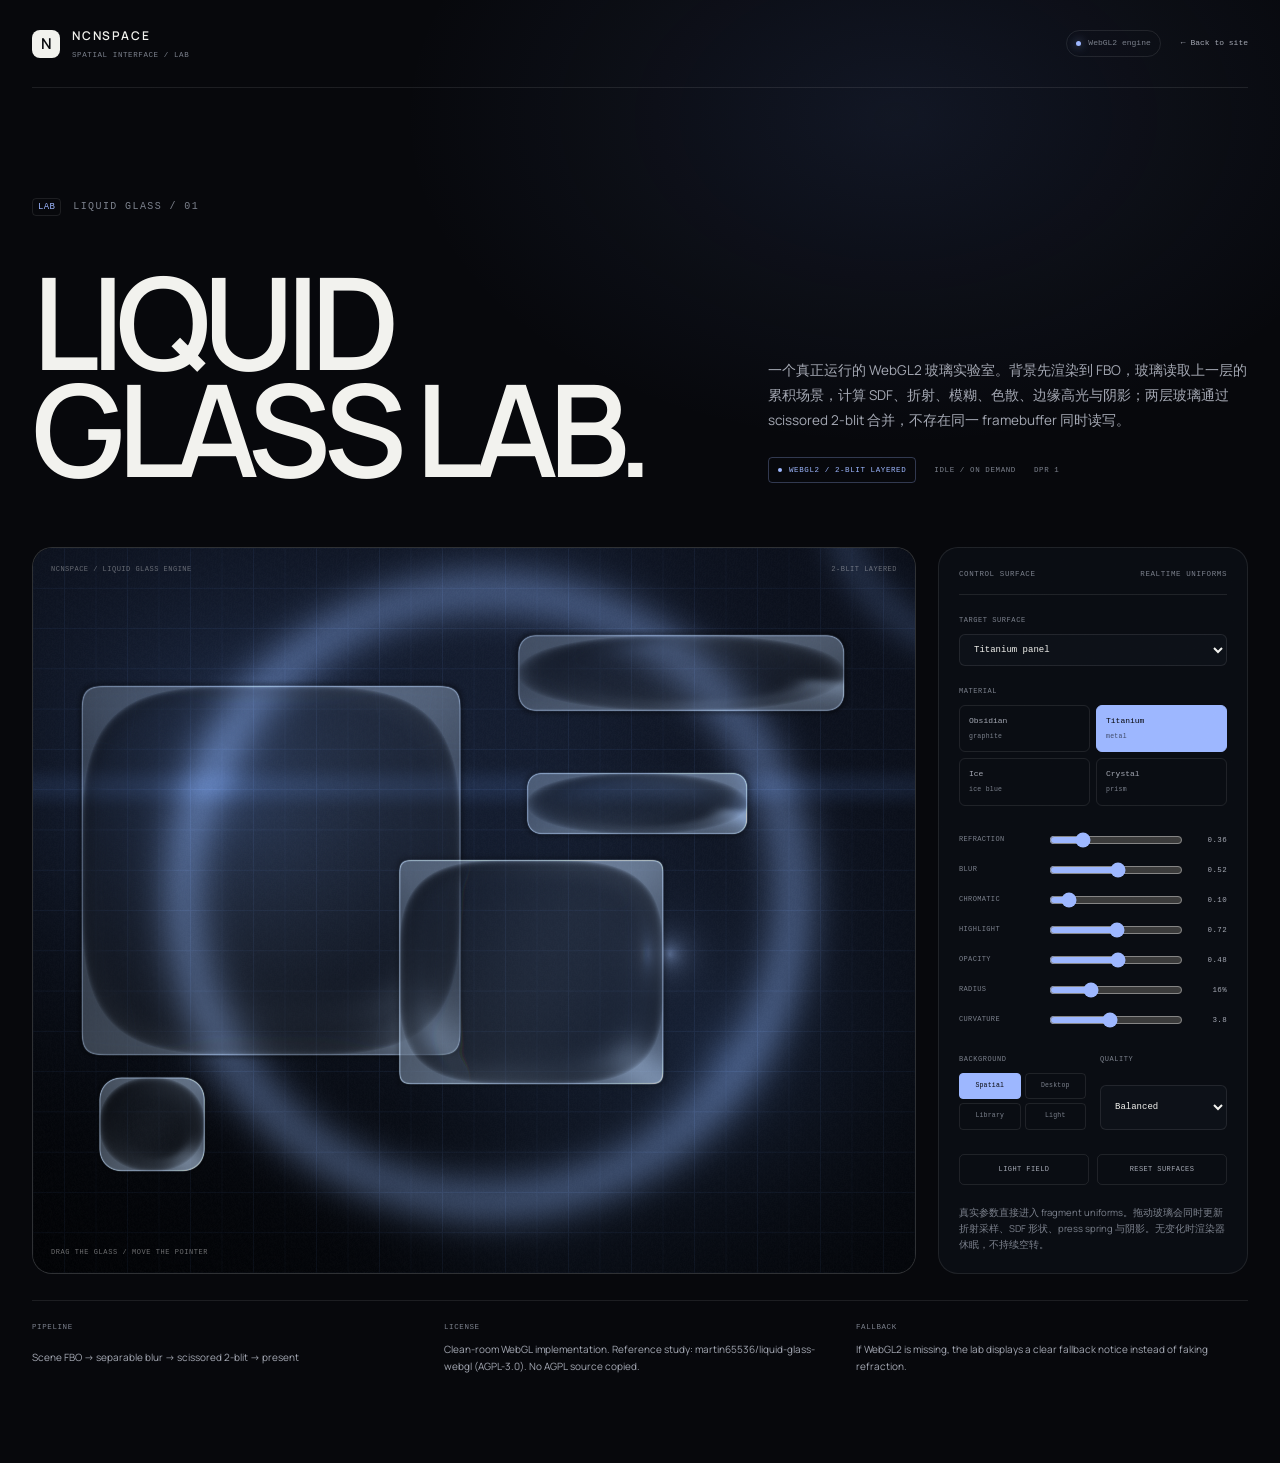
<file: liquid-glass-lab/index.html>
<!doctype html>
<html lang="zh-CN">
<head>
<meta charset="utf-8">
<meta name="viewport" content="width=device-width, initial-scale=1, viewport-fit=cover">
<meta name="theme-color" content="#07080c">
<title>Liquid Glass Lab — NCNSPACE</title>
<meta name="description" content="NCNSPACE Liquid Glass Lab：WebGL2 实时折射、模糊、色散、边缘高光与多层玻璃实验室。">
<link rel="canonical" href="https://nevercrynow.github.io/ncnspace/liquid-glass-lab/">
<link rel="icon" href="../assets/img/icon-64.png" type="image/png">
<link rel="stylesheet" href="../styles.css?v=20261117i">
<link rel="stylesheet" href="lab.css?v=20261117i">
</head>
<body class="lab-page">
<a class="skip-link" href="#lab-main">跳到主要内容</a>

<header class="lab-header">
  <a class="lab-brand" href="../" aria-label="返回 NCNSPACE 官网">
    <span class="brand-mark" aria-hidden="true">N</span>
    <span class="lab-brand-copy"><b>NCNSPACE</b><small>SPATIAL INTERFACE / LAB</small></span>
  </a>
  <div class="lab-header-meta">
    <span class="lab-pill"><i aria-hidden="true"></i> WebGL2 engine</span>
    <a href="../">← Back to site</a>
  </div>
</header>

<main class="lab-main" id="lab-main">
  <section class="lab-intro">
    <div>
      <p class="section-label"><span>LAB</span>LIQUID GLASS / 01</p>
      <h1>LIQUID<br>GLASS LAB.</h1>
    </div>
    <div class="lab-intro-copy">
      <p>一个真正运行的 WebGL2 玻璃实验室。背景先渲染到 FBO，玻璃读取上一层的累积场景，计算 SDF、折射、模糊、色散、边缘高光与阴影；两层玻璃通过 scissored 2-blit 合并，不存在同一 framebuffer 同时读写。</p>
      <div class="lab-live-row">
        <span class="lab-status" data-lab-status>WEBGL2 / INITIALIZING</span>
        <span class="lab-mono" data-lab-fps>IDLE / ON DEMAND</span>
        <span class="lab-mono" data-lab-dpr>DPR —</span>
      </div>
    </div>
  </section>

  <section class="lab-workspace" aria-label="Liquid glass playground">
    <div class="lab-stage" data-lab-stage>
      <canvas class="lab-canvas" data-lab-canvas aria-label="可拖动玻璃元素；使用鼠标或手指拖动，悬停观察折射与高光"></canvas>
      <div class="lab-stage-hud" aria-hidden="true">
        <span>NCNSPACE / LIQUID GLASS ENGINE</span>
        <span>2-BLIT LAYERED</span>
      </div>
      <div class="lab-stage-hint" data-lab-hint>DRAG THE GLASS / MOVE THE POINTER</div>
      <div class="lab-fallback" data-lab-fallback hidden>
        <strong>WEBGL2 UNAVAILABLE</strong>
        <p>当前浏览器没有可用的 WebGL2 上下文。实验室不会用 CSS 透明度冒充实时折射；请换用支持 WebGL2 的浏览器，或开启硬件加速。</p>
      </div>
    </div>

    <aside class="lab-controls" aria-label="Liquid glass parameters">
      <div class="lab-controls-head">
        <span class="lab-mono">CONTROL SURFACE</span>
        <span class="lab-mono">REALTIME UNIFORMS</span>
      </div>

      <div class="lab-control-block">
        <label class="lab-control-label" for="lab-surface">TARGET SURFACE</label>
        <select id="lab-surface" class="lab-select" data-lab-surface>
          <option value="panel">Titanium panel</option>
          <option value="nav">Obsidian nav</option>
          <option value="pill">Ice pill</option>
          <option value="card">Crystal card</option>
          <option value="orb">Crystal button</option>
        </select>
      </div>

      <div class="lab-control-block">
        <span class="lab-control-label">MATERIAL</span>
        <div class="lab-material-buttons" role="group" aria-label="材质预设">
          <button type="button" data-lab-material="obsidian">Obsidian<small>graphite</small></button>
          <button type="button" data-lab-material="titanium">Titanium<small>metal</small></button>
          <button type="button" data-lab-material="ice">Ice<small>ice blue</small></button>
          <button type="button" data-lab-material="crystal">Crystal<small>prism</small></button>
        </div>
      </div>

      <div class="lab-sliders">
        <label><span>REFRACTION</span><input type="range" min="0" max="100" value="48" data-lab-param="refraction"><output data-lab-value="refraction">0.76</output></label>
        <label><span>BLUR</span><input type="range" min="0" max="100" value="64" data-lab-param="blur"><output data-lab-value="blur">0.64</output></label>
        <label><span>CHROMATIC</span><input type="range" min="0" max="100" value="22" data-lab-param="chroma"><output data-lab-value="chroma">0.22</output></label>
        <label><span>HIGHLIGHT</span><input type="range" min="0" max="100" value="53" data-lab-param="highlight"><output data-lab-value="highlight">0.74</output></label>
        <label><span>OPACITY</span><input type="range" min="0" max="100" value="57" data-lab-param="opacity"><output data-lab-value="opacity">0.52</output></label>
        <label><span>RADIUS</span><input type="range" min="0" max="100" value="36" data-lab-param="radius"><output data-lab-value="radius">36%</output></label>
        <label><span>CURVATURE</span><input type="range" min="0" max="100" value="40" data-lab-param="curvature"><output data-lab-value="curvature">3.6</output></label>
      </div>

      <div class="lab-control-grid">
        <div class="lab-control-block">
          <span class="lab-control-label">BACKGROUND</span>
          <div class="lab-segment" data-lab-backgrounds role="group" aria-label="背景场景">
            <button type="button" class="is-active" data-lab-background="spatial">Spatial</button>
            <button type="button" data-lab-background="desktop">Desktop</button>
            <button type="button" data-lab-background="library">Library</button>
            <button type="button" data-lab-background="light">Light</button>
          </div>
        </div>
        <div class="lab-control-block">
          <label class="lab-control-label" for="lab-quality">QUALITY</label>
          <select id="lab-quality" class="lab-select" data-lab-quality>
            <option value="high">High quality</option>
            <option value="balanced" selected>Balanced</option>
            <option value="performance">Performance</option>
            <option value="mobile">Mobile saver</option>
          </select>
        </div>
      </div>

      <div class="lab-actions">
        <button type="button" class="lab-action" data-lab-theme>LIGHT FIELD</button>
        <button type="button" class="lab-action" data-lab-reset>RESET SURFACES</button>
      </div>

      <p class="lab-fineprint">真实参数直接进入 fragment uniforms。拖动玻璃会同时更新折射采样、SDF 形状、press spring 与阴影。无变化时渲染器休眠，不持续空转。</p>
    </aside>
  </section>

  <section class="lab-notes">
    <div><span class="lab-mono">PIPELINE</span><strong>Scene FBO → separable blur → scissored 2-blit → present</strong></div>
    <div><span class="lab-mono">LICENSE</span><strong>Clean-room WebGL implementation. Reference study: martin65536/liquid-glass-webgl (AGPL-3.0). No AGPL source copied.</strong></div>
    <div><span class="lab-mono">FALLBACK</span><strong>If WebGL2 is missing, the lab displays a clear fallback notice instead of faking refraction.</strong></div>
  </section>
</main>

<script type="module" src="lab.js?v=20261117i"></script>
</body>
</html>
</file>
<file: styles.css>
/* =========================================================
   NCNSPACE — official site
   Quiet, local-first, built for Android.
   ========================================================= */

@font-face {
  font-family: "Manrope";
  src: url("assets/fonts/Manrope-Regular.ttf") format("truetype");
  font-weight: 400;
  font-style: normal;
  font-display: swap;
}
@font-face {
  font-family: "Manrope";
  src: url("assets/fonts/Manrope-SemiBold.ttf") format("truetype");
  font-weight: 600;
  font-style: normal;
  font-display: swap;
}

:root {
  --bg: #07080c;
  --bg-soft: #0a0c11;
  --bg-raised: #0d1017;
  --surface: #10131a;
  --surface-2: #141822;
  --line: rgba(255, 255, 255, 0.09);
  --line-strong: rgba(255, 255, 255, 0.17);
  --text: #f2f2ee;
  --text-2: #a4a8b3;
  --text-3: #7b808c;
  --accent: #9db7ff;
  --accent-soft: rgba(157, 183, 255, 0.12);
  --ok: #8fd18f;
  --max: 1240px;
  --gutter: clamp(20px, 4vw, 40px);
  --radius-s: 10px;
  --radius-m: 16px;
  --radius-l: 24px;
  --radius-xl: 30px;
  --ease: cubic-bezier(0.23, 1, 0.32, 1);
  --ease-in-out: cubic-bezier(0.77, 0, 0.175, 1);
  --header-h: 72px;
  --safe-top: env(safe-area-inset-top, 0px);
  --font-latin: "Manrope", -apple-system, BlinkMacSystemFont, "Segoe UI", sans-serif;
  --font-cn: "PingFang SC", "Hiragino Sans GB", "Noto Sans SC", "Microsoft YaHei", sans-serif;
  --font: var(--font-latin), var(--font-cn);
  --mono: ui-monospace, "SF Mono", "Cascadia Mono", "Roboto Mono", Menlo, monospace;
}

*,
*::before,
*::after { box-sizing: border-box; }

html {
  scroll-behavior: smooth;
  scroll-padding-top: calc(var(--header-h) + var(--safe-top) + 24px);
  overflow-x: clip;
  background: var(--bg);
}

body {
  margin: 0;
  min-width: 320px;
  background: var(--bg);
  color: var(--text);
  font-family: var(--font);
  font-size: 16px;
  line-height: 1.6;
  -webkit-font-smoothing: antialiased;
  -moz-osx-font-smoothing: grayscale;
  text-rendering: optimizeLegibility;
  overflow-x: clip;
}


body.menu-open, body.dialog-open { overflow: hidden; }
.mobile-menu:focus { outline: none; }
.menu-open .site-header { background: var(--bg); border-bottom-color: var(--line); }

::selection { background: var(--accent); color: #07080c; }

h1, h2, h3, h4, p, dl, dd, figure, blockquote { margin: 0; }
ul, ol { margin: 0; padding: 0; list-style: none; }
img { display: block; max-width: 100%; height: auto; }
a { color: inherit; text-decoration: none; }
button { color: inherit; font: inherit; background: none; border: 0; cursor: pointer; }
button:disabled { cursor: default; }
svg { display: block; }

:focus-visible {
  outline: 2px solid var(--accent);
  outline-offset: 4px;
}

.icon-sprite { position: absolute; width: 0; height: 0; overflow: hidden; }
.icon { width: 1.1em; height: 1.1em; fill: none; stroke: currentColor; stroke-width: 1.65; stroke-linecap: round; stroke-linejoin: round; flex: none; }

.shell {
  width: min(var(--max), calc(100% - var(--gutter) * 2));
  margin-inline: auto;
}

.skip-link {
  position: fixed;
  left: 16px;
  top: 16px;
  z-index: 500;
  transform: translateY(-160%);
  background: var(--text);
  color: var(--bg);
  padding: 10px 16px;
  border-radius: 8px;
  font-size: 13px;
  transition: transform 160ms var(--ease);
}
.skip-link:focus { transform: translateY(0); }

.mono { font-family: var(--mono); font-size: 10px; letter-spacing: 0.09em; text-transform: uppercase; color: var(--text-3); }

/* ---------- header ---------- */

.site-header {
  position: fixed;
  inset: 0 0 auto;
  z-index: 80;
  height: calc(var(--header-h) + var(--safe-top));
  padding-top: var(--safe-top);
  border-bottom: 1px solid transparent;
  transition: background 200ms var(--ease), border-color 200ms var(--ease);
}
.site-header.is-scrolled {
  background: var(--bg);
  border-bottom-color: var(--line);
}
.header-inner {
  height: var(--header-h);
  display: flex;
  align-items: center;
  gap: 28px;
}
.brand {
  display: inline-flex;
  align-items: center;
  gap: 10px;
  min-height: 40px;
}
.brand-mark {
  display: inline-grid;
  place-items: center;
  width: 28px;
  height: 28px;
  border-radius: 8px;
  background: var(--text);
  color: #090a0e;
  font-family: var(--font-latin);
  font-size: 15px;
  font-weight: 600;
  line-height: 1;
  letter-spacing: -0.04em;
}
.brand-name {
  font-family: var(--font-latin);
  font-size: 12.5px;
  font-weight: 600;
  letter-spacing: 0.15em;
}
.brand-by {
  font-size: 9.5px;
  letter-spacing: 0.06em;
  color: var(--text-3);
  margin-left: 2px;
  transform: translateY(1px);
}
.desktop-nav {
  display: flex;
  align-items: center;
  gap: 26px;
  margin-left: auto;
}
.desktop-nav a {
  position: relative;
  display: inline-flex;
  align-items: center;
  min-height: 36px;
  color: var(--text-2);
  font-size: 12.5px;
  letter-spacing: 0.01em;
  transition: color 140ms var(--ease);
}
.desktop-nav a:hover,
.desktop-nav a.is-active { color: var(--text); }
.desktop-nav a.is-active::after {
  content: "";
  position: absolute;
  left: 50%;
  bottom: 2px;
  width: 3px;
  height: 3px;
  border-radius: 50%;
  background: var(--accent);
  transform: translateX(-50%);
}
.header-actions { display: flex; align-items: center; gap: 10px; }

.menu-toggle {
  display: none;
  width: 40px;
  height: 40px;
  padding: 0;
  border: 1px solid var(--line-strong);
  border-radius: 10px;
  position: relative;
}
.menu-toggle span {
  position: absolute;
  left: 12px;
  right: 12px;
  height: 1px;
  background: var(--text);
  transition: transform 180ms var(--ease), top 180ms var(--ease);
}
.menu-toggle span:first-child { top: 17px; }
.menu-toggle span:last-child { top: 22px; }
.menu-toggle[aria-expanded="true"] span:first-child { top: 20px; transform: rotate(45deg); }
.menu-toggle[aria-expanded="true"] span:last-child { top: 20px; transform: rotate(-45deg); }

.mobile-menu {
  position: fixed;
  inset: calc(var(--header-h) + var(--safe-top)) 0 0;
  z-index: 70;
  display: flex;
  flex-direction: column;
  justify-content: space-between;
  padding: 40px var(--gutter) max(32px, env(safe-area-inset-bottom));
  background: rgba(7, 8, 12, 0.98);
  -webkit-backdrop-filter: blur(24px);
  backdrop-filter: blur(24px);
  opacity: 0;
  visibility: hidden;
  transform: translateY(-8px);
  transition: opacity 200ms var(--ease), transform 240ms var(--ease), visibility 0s linear 240ms;
  overflow: auto;
}
.mobile-menu.is-open {
  opacity: 1;
  visibility: visible;
  transform: none;
  transition: opacity 200ms var(--ease), transform 240ms var(--ease), visibility 0s linear 0s;
}
.mobile-menu nav { display: flex; flex-direction: column; }
.mobile-menu nav a {
  display: flex;
  border-radius: 6px;
  gap: 16px;
  align-items: baseline;
  padding: 17px 0;
  border-bottom: 1px solid var(--line);
  font-family: var(--font-cn);
  font-size: clamp(28px, 8vw, 40px);
  font-weight: 600;
  letter-spacing: -0.03em;
}
.mobile-menu nav a span {
  font-family: var(--mono);
  font-size: 10px;
  letter-spacing: 0.08em;
  color: var(--text-3);
}
.mobile-menu-foot { display: grid; gap: 4px; padding-top: 32px; color: var(--text-3); font-size: 12px; letter-spacing: 0.04em; }

/* ---------- buttons ---------- */

.btn {
  display: inline-flex;
  align-items: center;
  justify-content: center;
  gap: 10px;
  height: 48px;
  padding: 0 20px;
  border: 1px solid transparent;
  border-radius: 12px;
  font-size: 13.5px;
  font-weight: 600;
  letter-spacing: 0.01em;
  transition: background 160ms var(--ease), border-color 160ms var(--ease), color 160ms var(--ease);
  white-space: nowrap;
}
.btn .icon { width: 17px; height: 17px; }
.btn-primary { background: var(--text); color: #08090d; }
.btn-primary:hover { background: #ffffff; }
.btn-secondary {
  background: rgba(255, 255, 255, 0.035);
  border-color: var(--line-strong);
  color: var(--text);
}
.btn-secondary:hover { background: rgba(255, 255, 255, 0.07); border-color: rgba(255, 255, 255, 0.26); }
.btn-small { height: 36px; padding: 0 14px; border-radius: 9px; font-size: 12px; }
.btn-large { height: 54px; padding: 0 22px; font-size: 14px; }
.btn-meta {
  font-family: var(--mono);
  font-size: 9.5px;
  letter-spacing: 0.06em;
  opacity: 0.58;
  padding-left: 2px;
}
.play-dot {
  display: inline-grid;
  place-items: center;
  width: 20px;
  height: 20px;
  border: 1px solid currentColor;
  border-radius: 50%;
  opacity: 0.78;
}
.play-dot .icon { width: 11px; height: 11px; margin-left: 1px; }
.round-btn {
  display: inline-grid;
  place-items: center;
  width: 42px;
  height: 42px;
  border: 1px solid var(--line-strong);
  border-radius: 50%;
  color: var(--text-2);
  transition: color 140ms var(--ease), border-color 140ms var(--ease), background 140ms var(--ease);
}
.round-btn:hover { color: var(--text); border-color: rgba(255,255,255,.3); background: rgba(255,255,255,.04); }
.round-btn .icon { width: 18px; height: 18px; }
.round-btn:disabled { opacity: 0.3; }

/* ---------- type helpers ---------- */

.section {
  position: relative;
  padding-block: clamp(88px, 11vw, 160px);
  border-top: 1px solid var(--line);
}
.section-label {
  display: inline-flex;
  align-items: center;
  gap: 12px;
  margin-bottom: 26px;
  font-family: var(--mono);
  font-size: 10px;
  letter-spacing: 0.14em;
  text-transform: uppercase;
  color: var(--text-3);
}
.section-label span {
  display: inline-grid;
  place-items: center;
  min-width: 26px;
  height: 18px;
  padding: 0 5px;
  border: 1px solid var(--line);
  border-radius: 4px;
  color: var(--accent);
  font-size: 9px;
  letter-spacing: 0.04em;
}
h2 {
  font-family: var(--font-cn);
  font-size: clamp(36px, 5vw, 72px);
  font-weight: 600;
  line-height: 1.04;
  letter-spacing: -0.045em;
  text-wrap: balance;
}
.display {
  font-family: var(--font-latin);
  font-size: clamp(54px, 7.2vw, 104px);
  font-weight: 600;
  line-height: 0.86;
  letter-spacing: -0.06em;
}
.display span { display: block; }
.display i { font-style: normal; color: var(--accent); }
.hero-cn {
  font-family: var(--font-cn);
  font-size: clamp(23px, 2.4vw, 32px);
  font-weight: 600;
  line-height: 1.2;
  letter-spacing: -0.03em;
}
.body,
.lede {
  color: var(--text-2);
  font-size: 15.5px;
  line-height: 1.85;
  text-wrap: pretty;
}
.body { max-width: 55ch; }
.eyebrow {
  display: inline-flex;
  align-items: center;
  gap: 10px;
  font-family: var(--mono);
  font-size: 10px;
  letter-spacing: 0.14em;
  text-transform: uppercase;
  color: var(--text-3);
}
.eyebrow-dot {
  width: 5px;
  height: 5px;
  border-radius: 50%;
  background: var(--accent);
  box-shadow: 0 0 0 4px rgba(157, 183, 255, 0.08);
}
.eyebrow .sep { opacity: 0.4; }
.section-head { max-width: 880px; }
.details-head {
  display: grid;
  grid-template-columns: minmax(0, 1.1fr) minmax(0, 0.9fr);
  gap: 40px;
  align-items: end;
  max-width: none;
  margin-bottom: clamp(48px, 6vw, 76px);
}
.details-head .body { padding-bottom: 7px; }

/* ---------- hero ---------- */

.hero {
  position: relative;
  min-height: 900px;
  padding-top: calc(var(--header-h) + var(--safe-top) + clamp(58px, 8vw, 106px));
  padding-bottom: clamp(68px, 8vw, 110px);
  overflow: clip;
}
.hero-bg {
  position: absolute;
  inset: 0;
  pointer-events: none;
  background:
    radial-gradient(ellipse 54% 48% at 76% 34%, rgba(96, 124, 205, 0.22), transparent 68%),
    radial-gradient(ellipse 42% 36% at 8% 4%, rgba(255, 255, 255, 0.05), transparent 65%),
    linear-gradient(180deg, #090b11 0%, var(--bg) 64%);
}
.hero-bg::before {
  content: "";
  position: absolute;
  inset: 0;
  background-image:
    linear-gradient(90deg, transparent calc(50% - 0.5px), rgba(255,255,255,.035) 50%, transparent calc(50% + 0.5px)),
    linear-gradient(0deg, transparent calc(50% - 0.5px), rgba(255,255,255,.025) 50%, transparent calc(50% + 0.5px));
  mask-image: linear-gradient(180deg, rgba(0,0,0,.85), transparent 82%);
  -webkit-mask-image: linear-gradient(180deg, rgba(0,0,0,.85), transparent 82%);
}
.hero-grid {
  position: relative;
  z-index: 1;
  display: grid;
  grid-template-columns: minmax(0, 1.02fr) minmax(0, 0.98fr);
  gap: clamp(32px, 5vw, 74px);
  align-items: center;
}
.hero-copy { padding-top: 8px; }
.hero .display { margin: 30px 0 22px; }
.hero-cn { margin-bottom: 20px; }
.hero .lede { max-width: 46ch; font-size: clamp(15px, 1.22vw, 17px); line-height: 1.8; }
.hero-actions {
  display: flex;
  flex-wrap: wrap;
  gap: 10px;
  margin-top: 32px;
}
.hero-meta {
  display: flex;
  flex-wrap: wrap;
  gap: 0;
  margin-top: 38px;
  padding-top: 18px;
  border-top: 1px solid var(--line);
  max-width: 520px;
}
.hero-meta li {
  padding-right: 26px;
  margin-right: 26px;
  border-right: 1px solid var(--line);
  color: var(--text-2);
  font-family: var(--mono);
  font-size: 10px;
  letter-spacing: 0.03em;
}
.hero-meta li:last-child { border-right: 0; margin-right: 0; padding-right: 0; }
.hero-meta li span {
  display: block;
  margin-bottom: 4px;
  color: var(--text-3);
  font-size: 8.5px;
  letter-spacing: 0.12em;
  text-transform: uppercase;
}

.hero-stage {
  position: relative;
  min-height: 640px;
  transform-style: preserve-3d;
  will-change: transform;
}
.stage-glow {
  position: absolute;
  inset: 2% -12% -8% -6%;
  background: radial-gradient(ellipse at 50% 45%, rgba(125, 155, 235, 0.19), transparent 62%);
  filter: blur(34px);
  opacity: 0.9;
  pointer-events: none;
}
.stage-desktop {
  position: absolute;
  top: 58px;
  left: 4%;
  width: 96%;
  border: 1px solid var(--line-strong);
  border-radius: 18px;
  overflow: hidden;
  background: #0b0d12;
  box-shadow: 0 44px 100px rgba(0, 0, 0, 0.54);
  transform: rotate(-2.2deg) translateY(var(--hero-shift, 0px));
  transform-origin: 45% 50%;
}
.stage-desktop-bar {
  display: flex;
  justify-content: space-between;
  gap: 16px;
  padding: 0 14px;
  height: 34px;
  align-items: center;
  border-bottom: 1px solid var(--line);
  background: rgba(255, 255, 255, 0.015);
  font-family: var(--mono);
  font-size: 8.5px;
  letter-spacing: 0.1em;
  color: var(--text-3);
}
.stage-desktop img { width: 100%; aspect-ratio: 1200 / 540; object-fit: cover; }
.stage-phone {
  position: absolute;
  left: -8px;
  bottom: -8px;
  width: min(280px, 45%);
  z-index: 3;
  transform: rotate(2.2deg) translateY(var(--hero-shift-phone, 0px));
}
.phone {
  position: relative;
  padding: 9px;
  border-radius: 42px;
  background: linear-gradient(145deg, #313643 0%, #151821 28%, #090b10 68%, #242936 100%);
  border: 1px solid rgba(255, 255, 255, 0.2);
  box-shadow:
    0 38px 80px rgba(0, 0, 0, 0.58),
    0 2px 4px rgba(0, 0, 0, 0.5),
    inset 0 0 0 1px rgba(255, 255, 255, 0.045);
}
.phone::before,
.phone::after {
  content: "";
  position: absolute;
  right: -3px;
  width: 2px;
  border-radius: 2px;
  background: #2a2e37;
}
.phone::before { top: 94px; height: 38px; }
.phone::after { top: 144px; height: 62px; }
.phone img {
  width: 100%;
  height: auto;
  border-radius: 34px;
  overflow: hidden;
}
.stage-chip {
  position: absolute;
  z-index: 5;
  display: inline-flex;
  align-items: center;
  gap: 8px;
  min-height: 30px;
  padding: 0 11px;
  border: 1px solid var(--line-strong);
  border-radius: 999px;
  background: rgba(9, 11, 16, 0.8);
  -webkit-backdrop-filter: blur(14px);
  backdrop-filter: blur(14px);
  color: var(--text-2);
  font-family: var(--mono);
  font-size: 8.5px;
  letter-spacing: 0.08em;
  white-space: nowrap;
}
.stage-chip-top { top: 18px; right: 8px; }
.stage-chip-bottom { bottom: 72px; right: 6px; }
.pulse {
  width: 4px;
  height: 4px;
  border-radius: 50%;
  background: var(--accent);
  box-shadow: 0 0 0 3px rgba(157, 183, 255, 0.08);
}
.stage-side {
  position: absolute;
  left: -30px;
  bottom: 148px;
  z-index: 4;
  transform: rotate(180deg);
  writing-mode: vertical-rl;
  font-family: var(--mono);
  font-size: 8px;
  letter-spacing: 0.22em;
  color: var(--text-3);
  white-space: nowrap;
}
.scroll-cue {
  position: absolute;
  left: 50%;
  bottom: 26px;
  transform: translateX(-50%);
  display: flex;
  flex-direction: column;
  align-items: center;
  gap: 10px;
  font-family: var(--mono);
  font-size: 8px;
  letter-spacing: 0.18em;
  color: var(--text-3);
  z-index: 2;
}
.scroll-line {
  width: 1px;
  height: 34px;
  background: linear-gradient(180deg, var(--text-3), transparent);
}

/* ---------- brand strip ---------- */

.brand-strip { border-top: 1px solid var(--line); border-bottom: 1px solid var(--line); }
.brand-strip-inner {
  display: grid;
  grid-template-columns: repeat(5, minmax(0, 1fr));
  width: min(var(--max), calc(100% - var(--gutter) * 2));
  margin-inline: auto;
}
.brand-strip-inner span {
  padding: 17px 20px;
  border-left: 1px solid var(--line);
  font-family: var(--mono);
  font-size: 9px;
  letter-spacing: 0.16em;
  color: var(--text-3);
  text-align: center;
}
.brand-strip-inner span:last-child { border-right: 1px solid var(--line); }

/* ---------- manifesto ---------- */

.manifesto-grid {
  display: grid;
  grid-template-columns: minmax(0, 1.18fr) minmax(0, 0.82fr);
  gap: clamp(36px, 7vw, 100px);
  margin-top: clamp(48px, 6vw, 80px);
  padding-top: 34px;
  border-top: 1px solid var(--line);
}
.manifesto-lede {
  font-family: var(--font-cn);
  font-size: clamp(21px, 2.35vw, 31px);
  font-weight: 400;
  line-height: 1.58;
  letter-spacing: -0.022em;
  color: var(--text);
  text-wrap: pretty;
}
.manifesto-side > p {
  max-width: 42ch;
  color: var(--text-2);
  font-size: 14px;
  line-height: 1.9;
}
.stats {
  display: grid;
  grid-template-columns: 1fr 1fr;
  margin-top: 34px;
  border-top: 1px solid var(--line);
  border-left: 1px solid var(--line);
}
.stats div {
  padding: 18px;
  border-right: 1px solid var(--line);
  border-bottom: 1px solid var(--line);
}
.stats dt {
  color: var(--text-3);
  font-family: var(--mono);
  font-size: 8.5px;
  letter-spacing: 0.1em;
  text-transform: uppercase;
}
.stats dd {
  margin-top: 12px;
  font-family: var(--font-latin);
  font-size: 30px;
  font-weight: 600;
  line-height: 1;
  letter-spacing: -0.05em;
  font-variant-numeric: tabular-nums;
}
.stats div:nth-child(2) dd,
.stats div:nth-child(4) dd { color: var(--accent); }

/* ---------- split sections ---------- */

.split-grid {
  display: grid;
  grid-template-columns: minmax(0, 0.9fr) minmax(0, 1.1fr);
  gap: clamp(48px, 7vw, 108px);
  align-items: center;
}
.split-reverse .split-grid { grid-template-columns: minmax(0, 1.1fr) minmax(0, 0.9fr); }
.split-reverse .split-copy { order: 2; }
.split-reverse .split-visual { order: 1; }
.split-copy h2 { margin-bottom: 26px; }
.split-copy .body { max-width: 46ch; }
.feature-list {
  margin-top: 38px;
  border-top: 1px solid var(--line);
}
.feature-list li {
  display: grid;
  grid-template-columns: 30px minmax(0, 1fr);
  gap: 14px;
  padding: 19px 0;
  border-bottom: 1px solid var(--line);
}
.feature-list .idx {
  padding-top: 2px;
  font-family: var(--mono);
  font-size: 9px;
  letter-spacing: 0.06em;
  color: var(--text-3);
}
.feature-list h3 {
  font-family: var(--font-cn);
  font-size: 14px;
  font-weight: 600;
  letter-spacing: -0.01em;
}
.feature-list p {
  margin-top: 5px;
  color: var(--text-2);
  font-size: 12.5px;
  line-height: 1.7;
}
.split-visual {
  position: relative;
  min-height: 620px;
  display: flex;
  align-items: center;
  justify-content: center;
}
.visual-plate {
  position: absolute;
  inset: 8% 1% 9% 10%;
  border: 1px solid var(--line);
  border-radius: 26px;
  background:
    radial-gradient(ellipse at 55% 38%, rgba(118, 144, 213, 0.12), transparent 62%),
    linear-gradient(180deg, rgba(255,255,255,.02), transparent);
}
.visual-plate::before,
.visual-plate::after {
  content: "";
  position: absolute;
  background: var(--line);
}
.visual-plate::before { top: 24px; left: -1px; right: -1px; height: 1px; opacity: .5; }
.visual-plate::after { top: -1px; bottom: -1px; left: 24px; width: 1px; opacity: .5; }
.visual-phone {
  position: relative;
  z-index: 2;
  width: min(336px, 72%);
  margin-left: -4%;
}
.visual-phone-offset { transform: rotate(1.5deg); }
.visual-phone .phone { animation: none; }
.split-visual figcaption {
  position: absolute;
  left: 4%;
  right: 4%;
  bottom: 2%;
  display: flex;
  justify-content: space-between;
  gap: 16px;
  padding-top: 14px;
  border-top: 1px solid var(--line);
  font-family: var(--mono);
  font-size: 8.5px;
  letter-spacing: 0.07em;
  color: var(--text-3);
}
.library-note {
  position: absolute;
  z-index: 3;
  right: 0;
  top: 14%;
  width: 154px;
  padding: 17px;
  border: 1px solid var(--line-strong);
  border-radius: 14px;
  background: rgba(13, 16, 23, 0.92);
  -webkit-backdrop-filter: blur(18px);
  backdrop-filter: blur(18px);
  box-shadow: 0 20px 50px rgba(0,0,0,.35);
}
.library-note .mono { display: block; font-size: 8px; }
.library-note strong {
  display: block;
  margin-top: 10px;
  font-family: var(--font-latin);
  font-size: 40px;
  font-weight: 600;
  line-height: .9;
  letter-spacing: -0.06em;
}
.library-note > span:last-child {
  display: block;
  margin-top: 9px;
  color: var(--text-3);
  font-size: 10px;
}

/* ---------- desktop ---------- */

.desktop-section {
  overflow: clip;
  background: #090b10;
}
.desktop-bg {
  position: absolute;
  inset: 0;
  pointer-events: none;
  background:
    radial-gradient(ellipse 55% 52% at 50% 36%, rgba(120, 147, 215, 0.13), transparent 65%),
    radial-gradient(ellipse 38% 34% at 84% 4%, rgba(255, 255, 255, 0.04), transparent 60%),
    linear-gradient(180deg, #0a0c12, #07080c);
}
.desktop-head {
  position: relative;
  display: grid;
  grid-template-columns: minmax(0, 1.05fr) minmax(0, 0.95fr);
  gap: 40px;
  align-items: end;
}
.desktop-head .body { padding-bottom: 9px; max-width: 47ch; }
.desktop-stage {
  position: relative;
  margin-top: clamp(48px, 6vw, 78px);
  padding-bottom: 34px;
}
.display-frame {
  position: relative;
  padding: 10px;
  border: 1px solid rgba(255, 255, 255, 0.18);
  border-radius: 20px;
  background: #0b0d12;
  box-shadow: 0 50px 120px rgba(0, 0, 0, 0.55);
}
.display-bar {
  display: flex;
  justify-content: space-between;
  align-items: center;
  gap: 16px;
  height: 34px;
  padding: 0 8px 8px;
  font-family: var(--mono);
  font-size: 8.5px;
  letter-spacing: 0.09em;
  color: var(--text-3);
}
.display-dots { display: inline-flex; gap: 5px; }
.display-dots i {
  width: 5px;
  height: 5px;
  border-radius: 50%;
  background: var(--line-strong);
}
.display-dots i:nth-child(1) { background: #4a4f5b; }
.display-frame img {
  width: 100%;
  border-radius: 10px;
  border: 1px solid var(--line);
}
.display-stand {
  position: relative;
  width: 130px;
  height: 32px;
  margin: -1px auto 0;
  border: 1px solid var(--line);
  border-top: 0;
  border-radius: 0 0 12px 12px;
  background: linear-gradient(180deg, rgba(255,255,255,.04), transparent);
}
.display-stand::before {
  content: "";
  position: absolute;
  left: 14%;
  right: 14%;
  top: 0;
  height: 1px;
  background: var(--line-strong);
}
.desktop-stage figcaption {
  display: flex;
  justify-content: space-between;
  gap: 20px;
  margin-top: 18px;
  padding-top: 14px;
  border-top: 1px solid var(--line);
  color: var(--text-3);
  font-family: var(--mono);
  font-size: 8.5px;
  letter-spacing: 0.07em;
}
.desktop-notes {
  position: relative;
  display: grid;
  grid-template-columns: repeat(3, minmax(0, 1fr));
  margin-top: clamp(48px, 6vw, 74px);
  border-top: 1px solid var(--line);
  border-left: 1px solid var(--line);
}
.desktop-notes article {
  padding: 24px;
  border-right: 1px solid var(--line);
  border-bottom: 1px solid var(--line);
}
.desktop-notes article > span {
  font-family: var(--mono);
  font-size: 8.5px;
  letter-spacing: 0.08em;
  color: var(--accent);
}
.desktop-notes h3 {
  margin-top: 18px;
  font-family: var(--font-cn);
  font-size: 16px;
  font-weight: 600;
}
.desktop-notes p {
  margin-top: 8px;
  color: var(--text-2);
  font-size: 12.5px;
  line-height: 1.75;
}

/* ---------- material ---------- */

.material { background: #07080c; }
.material-grid {
  display: grid;
  grid-template-columns: minmax(0, 0.88fr) minmax(0, 1.12fr);
  gap: clamp(48px, 7vw, 100px);
  align-items: center;
}
.material-copy h2 { margin-bottom: 26px; }
.material-list {
  margin-top: 36px;
  border-top: 1px solid var(--line);
}
.material-list li {
  display: flex;
  justify-content: space-between;
  align-items: baseline;
  gap: 20px;
  padding: 15px 0;
  border-bottom: 1px solid var(--line);
}
.material-list span {
  font-family: var(--mono);
  font-size: 9px;
  letter-spacing: 0.1em;
  text-transform: uppercase;
  color: var(--text-3);
}
.material-list strong {
  font-size: 12.5px;
  font-weight: 400;
  color: var(--text-2);
  text-align: right;
}
.material-demo { position: relative; }
.glass-scene {
  position: relative;
  aspect-ratio: 1.22 / 1;
  overflow: hidden;
  border: 1px solid var(--line-strong);
  border-radius: 24px;
  background:
    radial-gradient(ellipse at 24% 18%, rgba(189, 202, 235, 0.5), transparent 42%),
    radial-gradient(ellipse at 76% 76%, rgba(106, 116, 186, 0.62), transparent 56%),
    radial-gradient(ellipse at 65% 22%, rgba(220, 183, 169, 0.46), transparent 46%),
    linear-gradient(140deg, #1d2637 0%, #584d5d 48%, #20242f 100%);
}
.glass-wall {
  position: absolute;
  inset: -18%;
  background:
    radial-gradient(ellipse at 30% 40%, rgba(211, 225, 255, 0.55), transparent 34%),
    radial-gradient(ellipse at 72% 64%, rgba(153, 161, 224, 0.55), transparent 38%),
    radial-gradient(ellipse at 62% 20%, rgba(232, 191, 170, 0.48), transparent 32%);
  filter: blur(34px) saturate(115%);
  transform: scale(1.1);
}
.glass-wall::after {
  content: "";
  position: absolute;
  inset: 0;
  background-image:
    repeating-linear-gradient(90deg, rgba(255,255,255,.055) 0 1px, transparent 1px 34px),
    repeating-linear-gradient(0deg, rgba(0,0,0,.06) 0 1px, transparent 1px 44px);
  opacity: .65;
}
.glass-panel {
  position: absolute;
  left: 7%;
  right: 7%;
  bottom: 9%;
  padding: clamp(20px, 3.2vw, 32px);
  border: 1px solid rgba(255, 255, 255, 0.24);
  border-radius: 20px;
  background:
    radial-gradient(360px circle at var(--mx, 28%) var(--my, 18%), rgba(255,255,255,.2), transparent 66%),
    rgba(255, 255, 255, 0.075);
  -webkit-backdrop-filter: blur(28px) saturate(145%);
  backdrop-filter: blur(28px) saturate(145%);
  box-shadow:
    inset 0 1px 0 rgba(255, 255, 255, 0.3),
    inset 0 0 0 1px rgba(255, 255, 255, 0.035),
    0 24px 60px rgba(8, 10, 16, 0.22);
  color: #fff;
  transition: background 200ms var(--ease), border-color 200ms var(--ease), box-shadow 200ms var(--ease), backdrop-filter 200ms var(--ease);
  overflow: hidden;
}
.glass-panel::before {
  content: "";
  position: absolute;
  inset: 0;
  pointer-events: none;
  background: linear-gradient(115deg, rgba(255,255,255,.15), transparent 36%, transparent 70%, rgba(255,255,255,.05));
  opacity: .85;
}
.glass-panel-head,
.glass-panel-foot {
  position: relative;
  display: flex;
  justify-content: space-between;
  gap: 14px;
  align-items: center;
  font-family: var(--mono);
  font-size: 8px;
  letter-spacing: 0.08em;
  color: rgba(255,255,255,.66);
}
.glass-badge {
  padding: 4px 7px;
  border: 1px solid rgba(255,255,255,.25);
  border-radius: 4px;
  font-size: 7.5px;
}
.glass-panel h3 {
  position: relative;
  margin: clamp(30px, 5vw, 58px) 0 clamp(28px, 4vw, 46px);
  font-family: var(--font-cn);
  font-size: clamp(24px, 3vw, 38px);
  font-weight: 600;
  line-height: 1.18;
  letter-spacing: -0.035em;
}
.glass-panel-foot {
  padding-top: 13px;
  border-top: 1px solid rgba(255,255,255,.15);
  color: rgba(255,255,255,.48);
}
.material-control {
  display: flex;
  justify-content: space-between;
  gap: 20px;
  align-items: center;
  padding: 18px 2px 0;
}
.material-control-note { font-size: 8px; }
.switch {
  display: inline-flex;
  align-items: center;
  gap: 10px;
  cursor: pointer;
  color: var(--text-2);
  font-size: 11.5px;
  user-select: none;
}
.switch input {
  position: absolute;
  opacity: 0;
  width: 1px;
  height: 1px;
  pointer-events: none;
}
.switch-track {
  position: relative;
  width: 38px;
  height: 22px;
  border: 1px solid var(--line-strong);
  border-radius: 999px;
  background: rgba(255,255,255,.05);
  transition: background 180ms var(--ease), border-color 180ms var(--ease);
}
.switch-thumb {
  position: absolute;
  top: 3px;
  left: 3px;
  width: 14px;
  height: 14px;
  border-radius: 50%;
  background: var(--text-2);
  transition: transform 180ms var(--ease), background 180ms var(--ease);
}
.switch input:checked + .switch-track { background: var(--accent-soft); border-color: rgba(157,183,255,.45); }
.switch input:checked + .switch-track .switch-thumb { transform: translateX(16px); background: var(--accent); }
.switch input:focus-visible + .switch-track { outline: 2px solid var(--accent); outline-offset: 4px; }
.material-demo.is-solid .glass-panel {
  background: #151922;
  border-color: rgba(255,255,255,.18);
  -webkit-backdrop-filter: none;
  backdrop-filter: none;
  box-shadow: 0 18px 50px rgba(0,0,0,.28);
}
.material-demo.is-solid .glass-panel::before { opacity: 0; }

/* ---------- details ---------- */

.details { background: var(--bg-soft); }
.feature-grid {
  display: grid;
  grid-template-columns: repeat(3, minmax(0, 1fr));
  border-top: 1px solid var(--line);
  border-left: 1px solid var(--line);
}
.feature-card {
  position: relative;
  min-height: 246px;
  padding: clamp(22px, 2.6vw, 32px);
  border-right: 1px solid var(--line);
  border-bottom: 1px solid var(--line);
  background: transparent;
  transition: background 140ms var(--ease);
}
.feature-card:hover { background: rgba(255, 255, 255, 0.025); }
.feature-top {
  display: flex;
  align-items: center;
  justify-content: space-between;
  gap: 12px;
  margin-bottom: clamp(40px, 5vw, 70px);
}
.feature-num {
  font-family: var(--mono);
  font-size: 9px;
  letter-spacing: 0.08em;
  color: var(--text-3);
}
.feature-icon { width: 22px; height: 22px; color: var(--text-3); transition: color 140ms var(--ease); }
.feature-card:hover .feature-icon { color: var(--accent); }
.feature-card h3 {
  font-family: var(--font-cn);
  font-size: 17px;
  font-weight: 600;
  letter-spacing: -0.015em;
}
.feature-card p {
  margin-top: 10px;
  max-width: 32ch;
  color: var(--text-2);
  font-size: 12.5px;
  line-height: 1.75;
}
.badge {
  display: inline-flex;
  align-items: center;
  height: 19px;
  padding: 0 7px;
  border: 1px solid rgba(157, 183, 255, 0.35);
  border-radius: 4px;
  background: var(--accent-soft);
  color: var(--accent);
  font-family: var(--mono);
  font-size: 7.5px;
  letter-spacing: 0.08em;
}
.badge-inline { margin-left: 8px; vertical-align: 1px; }

/* ---------- gallery ---------- */

.gallery { overflow: clip; }
.gallery-head {
  display: flex;
  justify-content: space-between;
  align-items: flex-end;
  gap: 30px;
}
.gallery-controls { display: flex; gap: 8px; padding-bottom: 6px; }
.gallery-rail {
  display: flex;
  gap: 16px;
  margin-top: clamp(38px, 5vw, 62px);
  padding: 0 max(var(--gutter), calc((100vw - var(--max)) / 2 + var(--gutter))) 6px;
  scroll-padding-inline: max(var(--gutter), calc((100vw - var(--max)) / 2 + var(--gutter)));
  overflow-x: auto;
  overscroll-behavior-inline: contain;
  scroll-snap-type: x mandatory;
  scrollbar-width: none;
  -ms-overflow-style: none;
  align-items: flex-start;
}
.gallery-rail::-webkit-scrollbar { display: none; }
.gallery-rail:focus-visible { outline-offset: -4px; }
.gallery-item {
  flex: 0 0 auto;
  width: clamp(224px, 23vw, 296px);
  scroll-snap-align: start;
}
.gallery-item.is-wide { width: clamp(420px, 46vw, 620px); }
.gallery-media {
  position: relative;
  height: auto;
  aspect-ratio: 1120 / 2436;
  overflow: hidden;
  border: 1px solid var(--line);
  border-radius: 18px;
  background: #0b0d12;
}
.gallery-item.is-wide { align-self: flex-end; }
.gallery-item.is-wide .gallery-media { height: auto; aspect-ratio: 1200 / 540; }
.gallery-media img {
  width: 100%;
  height: 100%;
  object-fit: cover;
  object-position: top center;
  transition: transform 600ms var(--ease);
}
.gallery-item:hover .gallery-media img { transform: scale(1.012); }
.gallery-item.is-wide .gallery-media img { object-position: center; }
.gallery-item figcaption {
  display: flex;
  justify-content: space-between;
  gap: 14px;
  padding-top: 12px;
  color: var(--text-2);
  font-size: 11px;
}
.gallery-item figcaption span:last-child {
  font-family: var(--mono);
  font-size: 8px;
  letter-spacing: 0.08em;
  color: var(--text-3);
}
.gallery-hint {
  display: flex;
  justify-content: space-between;
  gap: 20px;
  margin-top: 20px;
  padding-top: 14px;
  border-top: 1px solid var(--line);
  color: var(--text-3);
  font-family: var(--mono);
  font-size: 8px;
  letter-spacing: 0.08em;
}

/* ---------- specs ---------- */

.specs { background: var(--bg-soft); }
.specs-grid {
  display: grid;
  grid-template-columns: minmax(0, 0.82fr) minmax(0, 1.18fr);
  gap: clamp(48px, 8vw, 120px);
  align-items: start;
}
.specs-grid .body { margin-top: 26px; max-width: 38ch; }
.spec-list { border-top: 1px solid var(--line-strong); }
.spec-row {
  display: grid;
  grid-template-columns: 140px minmax(0, 1fr);
  gap: 24px;
  align-items: baseline;
  padding: 16px 0;
  border-bottom: 1px solid var(--line);
}
.spec-row dt {
  color: var(--text-3);
  font-family: var(--mono);
  font-size: 9px;
  letter-spacing: 0.1em;
  text-transform: uppercase;
}
.spec-row dd {
  color: var(--text);
  font-size: 13.5px;
  line-height: 1.55;
}
.muted { color: var(--text-3); }
.spec-row-hash { padding-top: 20px; }
.spec-row-hash dd {
  display: flex;
  flex-wrap: wrap;
  align-items: center;
  gap: 12px;
}
.spec-row-hash code {
  color: var(--text-2);
  font-family: var(--mono);
  font-size: 10px;
  line-height: 1.6;
  word-break: break-all;
  max-width: 42ch;
}
.copy-btn {
  display: inline-flex;
  align-items: center;
  gap: 6px;
  height: 28px;
  padding: 0 9px;
  border: 1px solid var(--line-strong);
  border-radius: 6px;
  color: var(--text-2);
  font-size: 10px;
  transition: background 140ms var(--ease), color 140ms var(--ease), border-color 140ms var(--ease);
}
.copy-btn:hover { background: rgba(255,255,255,.05); color: var(--text); border-color: rgba(255,255,255,.28); }
.copy-btn.is-copied { color: var(--ok); border-color: rgba(143,209,143,.35); }
.copy-btn .icon { width: 13px; height: 13px; }

/* ---------- download ---------- */

.download { overflow: clip; }
.download-card {
  position: relative;
  overflow: hidden;
  display: grid;
  grid-template-columns: minmax(0, 1.18fr) minmax(0, 0.82fr);
  gap: clamp(40px, 6vw, 80px);
  padding: clamp(32px, 5.2vw, 72px);
  border: 1px solid var(--line-strong);
  border-radius: 28px;
  background:
    radial-gradient(ellipse 55% 70% at 14% 12%, rgba(100, 126, 198, 0.19), transparent 66%),
    radial-gradient(ellipse 40% 60% at 90% 94%, rgba(255, 255, 255, 0.04), transparent 60%),
    #0b0d13;
}
.download-card::before {
  content: "NCNSPACE";
  position: absolute;
  right: -3%;
  bottom: -14%;
  z-index: 0;
  font-family: var(--font-latin);
  font-size: clamp(100px, 17vw, 250px);
  font-weight: 600;
  line-height: 1;
  letter-spacing: -0.07em;
  color: rgba(255, 255, 255, 0.028);
  pointer-events: none;
  white-space: nowrap;
}
.download-copy, .install { position: relative; z-index: 1; }
.download-copy h2 {
  font-family: var(--font-latin);
  font-size: clamp(48px, 6.4vw, 94px);
  font-weight: 600;
  line-height: 0.88;
  letter-spacing: -0.06em;
  text-wrap: nowrap;
}
.download-copy h2 span { color: var(--accent); }
.download-lede {
  margin-top: 24px;
  max-width: 48ch;
  color: var(--text-2);
  font-size: 13.5px;
  line-height: 1.8;
}
.download-actions { display: flex; flex-wrap: wrap; gap: 10px; margin-top: 30px; }
.download-fine {
  margin-top: 18px;
  color: var(--text-3);
  font-size: 10.5px;
  letter-spacing: 0.02em;
}
.install {
  align-self: end;
  padding: 24px;
  border: 1px solid var(--line);
  border-radius: 16px;
  background: rgba(8, 10, 15, 0.45);
}
.install > .mono { display: block; margin-bottom: 16px; font-size: 8px; }
.install ol { border-top: 1px solid var(--line); }
.install li {
  display: grid;
  grid-template-columns: 24px 1fr;
  gap: 10px;
  padding: 13px 0;
  border-bottom: 1px solid var(--line);
}
.install li span { font-family: var(--mono); font-size: 8px; color: var(--accent); padding-top: 3px; }
.install li p { color: var(--text-2); font-size: 11.5px; line-height: 1.6; }
.hash-box {
  display: flex;
  flex-wrap: wrap;
  gap: 8px;
  align-items: center;
  margin-top: 18px;
  padding-top: 16px;
  border-top: 1px solid var(--line);
}
.hash-box .mono { width: 100%; font-size: 8px; }
.hash-box code {
  flex: 1 1 150px;
  color: var(--text-3);
  font-family: var(--mono);
  font-size: 8.5px;
  line-height: 1.6;
  word-break: break-all;
}

/* ---------- footer ---------- */

.site-footer {
  border-top: 1px solid var(--line);
  padding: clamp(44px, 6vw, 76px) 0 max(24px, env(safe-area-inset-bottom));
}
.footer-top {
  display: flex;
  justify-content: space-between;
  align-items: flex-start;
  gap: 36px;
}
.footer-brand { display: flex; align-items: center; gap: 12px; }
.footer-brand .brand-mark { width: 34px; height: 34px; border-radius: 10px; font-size: 18px; }
.footer-brand div { display: grid; gap: 1px; }
.footer-brand strong { font-family: var(--font-latin); font-size: 11.5px; letter-spacing: 0.14em; }
.footer-brand span { color: var(--text-3); font-size: 9.5px; letter-spacing: 0.04em; }
.footer-nav { display: flex; flex-wrap: wrap; gap: 22px; justify-content: flex-end; padding-top: 6px; }
.footer-nav a { color: var(--text-2); font-size: 11.5px; transition: color 140ms var(--ease); }
.footer-nav a:hover { color: var(--text); }
.footer-wordmark {
  margin: clamp(56px, 8vw, 100px) 0 0;
  color: rgba(255,255,255,.045);
  font-family: var(--font-latin);
  font-size: clamp(54px, 14.5vw, 196px);
  font-weight: 600;
  line-height: .78;
  letter-spacing: -0.075em;
  text-align: center;
  white-space: nowrap;
  user-select: none;
}
.footer-bottom {
  display: grid;
  grid-template-columns: auto 1fr auto;
  gap: 24px;
  align-items: center;
  margin-top: clamp(42px, 6vw, 70px);
  padding-top: 20px;
  border-top: 1px solid var(--line);
  color: var(--text-3);
  font-size: 9.5px;
  line-height: 1.7;
}
.footer-bottom > p:nth-child(2) { text-align: center; font-size: 9px; }
.footer-links { display: flex; flex-direction: column; align-items: flex-end; gap: 4px; }
.footer-links button {
  color: var(--text-2);
  font-size: 10px;
  text-decoration: underline;
  text-underline-offset: 3px;
  text-decoration-color: var(--line-strong);
}
.footer-links button:hover { color: var(--text); }
.footer-links span { font-size: 8.5px; }

/* ---------- dialogs ---------- */

dialog {
  width: min(1080px, calc(100vw - 32px));
  padding: 0;
  border: 1px solid var(--line-strong);
  border-radius: 20px;
  background: #0a0c11;
  color: var(--text);
  overflow: hidden;
}
dialog::backdrop {
  background: rgba(0, 0, 0, 0.82);
  -webkit-backdrop-filter: blur(14px);
  backdrop-filter: blur(14px);
}
dialog[open] { animation: dialog-in 220ms var(--ease) both; }
@keyframes dialog-in {
  from { opacity: 0; transform: translateY(10px) scale(.992); }
  to { opacity: 1; transform: none; }
}
.dialog-close {
  position: absolute;
  top: 14px;
  right: 14px;
  z-index: 5;
  display: grid;
  place-items: center;
  width: 38px;
  height: 38px;
  border: 1px solid rgba(255,255,255,.2);
  border-radius: 50%;
  background: rgba(7,8,12,.58);
  color: var(--text);
  -webkit-backdrop-filter: blur(12px);
  backdrop-filter: blur(12px);
  transition: background 140ms var(--ease), border-color 140ms var(--ease);
}
.dialog-close:hover { background: rgba(255,255,255,.1); border-color: rgba(255,255,255,.35); }
.dialog-close .icon { width: 17px; height: 17px; }
.film-frame { background: #000; }
.film-frame video { display: block; width: 100%; max-height: 76vh; aspect-ratio: 16 / 9; background: #000; }
.film-meta {
  display: flex;
  justify-content: space-between;
  align-items: flex-end;
  gap: 24px;
  padding: 18px 22px 20px;
  border-top: 1px solid var(--line);
}
.film-meta h2 { font-family: var(--font-latin); font-size: 13px; font-weight: 600; letter-spacing: 0.03em; }
.film-meta p { margin-top: 4px; color: var(--text-3); font-size: 10.5px; }
.film-meta > .mono { font-size: 8px; white-space: nowrap; }

.privacy-dialog {
  width: min(620px, calc(100vw - 32px));
  max-height: min(88vh, 760px);
  overflow-y: auto;
  overscroll-behavior: contain;
  border-radius: 22px;
  background: #0d1016;
}
.privacy-dialog .section-label { margin-bottom: 18px; }
.privacy-dialog h2 {
  padding-right: 34px;
  font-family: var(--font-cn);
  font-size: clamp(28px, 4vw, 40px);
  line-height: 1.15;
}
.privacy-body { padding: 24px clamp(24px, 4vw, 40px) 34px; display: grid; gap: 16px; }
.privacy-dialog > .section-label,
.privacy-dialog > h2 { margin-left: clamp(24px, 4vw, 40px); }
.privacy-dialog > .section-label { margin-top: clamp(24px, 4vw, 40px); }
.privacy-dialog h2 { margin-right: clamp(24px, 4vw, 40px); }
.privacy-body p { color: var(--text-2); font-size: 13px; line-height: 1.85; }
.privacy-body .mono { margin-top: 4px; color: var(--text-3); }

/* ---------- reveal / motion ---------- */

.js .reveal {
  opacity: 0;
  transform: translateY(22px);
  transition: opacity 700ms var(--ease), transform 700ms var(--ease);
  transition-delay: var(--reveal-delay, 0ms);
}
.js .reveal.is-visible { opacity: 1; transform: none; }

@media (prefers-reduced-motion: no-preference) {
  .hero-copy > * { animation: rise 760ms var(--ease) both; }
  .hero-copy > :nth-child(1) { animation-delay: 60ms; }
  .hero-copy > :nth-child(2) { animation-delay: 110ms; }
  .hero-copy > :nth-child(3) { animation-delay: 170ms; }
  .hero-copy > :nth-child(4) { animation-delay: 220ms; }
  .hero-copy > :nth-child(5) { animation-delay: 270ms; }
  .hero-copy > :nth-child(6) { animation-delay: 320ms; }
  .hero-stage { animation: stage-in 1100ms var(--ease) both 180ms; }
  .scroll-line { animation: scroll-line 2400ms var(--ease-in-out) infinite; transform-origin: top; }
  @keyframes rise {
    from { opacity: 0; transform: translateY(16px); }
    to { opacity: 1; transform: none; }
  }
  @keyframes stage-in {
    from { opacity: 0; transform: translateY(26px) scale(.985); }
    to { opacity: 1; transform: none; }
  }
  @keyframes scroll-line {
    0%, 100% { transform: scaleY(0.35); opacity: .35; }
    45% { transform: scaleY(1); opacity: .9; }
  }
}

@media (prefers-reduced-motion: reduce) {
  html { scroll-behavior: auto; }
  *, *::before, *::after {
    animation-duration: 0.001ms !important;
    animation-iteration-count: 1 !important;
    transition-duration: 0.001ms !important;
  }
  .js .reveal { opacity: 1; transform: none; }
  .js .mask-reveal .phone { clip-path: none; }
  .gallery-item:hover .gallery-media img { transform: none; }
}

/* ---------- responsive ---------- */

@media (max-width: 1120px) {
  .brand-by { display: none; }
  .hero-stage { min-height: 580px; }
  .stage-desktop { top: 54px; }
  .stage-phone { width: min(250px, 46%); }
  .split-visual { min-height: 560px; }
  .library-note { right: -8px; }
}

@media (max-width: 980px) {
  :root { --header-h: 64px; }
  .desktop-nav { display: none; }
  .menu-toggle { display: block; }
  .header-actions { margin-left: auto; }
  .header-actions .btn-primary { display: none; }
  .hero { min-height: 0; padding-top: calc(var(--header-h) + var(--safe-top) + 72px); }
  .hero-grid { grid-template-columns: 1fr; gap: 38px; }
  .hero-copy { max-width: 720px; }
  .hero .display { font-size: clamp(62px, 12.2vw, 112px); }
  .hero-stage { min-height: 610px; width: min(620px, 100%); margin-inline: auto; }
  .stage-phone { width: 270px; left: 2%; }
  .stage-side { display: none; }
  .scroll-cue { display: none; }
  .manifesto-grid { grid-template-columns: 1fr; gap: 32px; }
  .manifesto-side { display: grid; grid-template-columns: minmax(0, 1fr) minmax(0, 1fr); gap: 32px; align-items: start; }
  .manifesto-side > p { max-width: none; }
  .stats { margin-top: 0; }
  .split-grid,
  .split-reverse .split-grid { grid-template-columns: 1fr; gap: 42px; }
  .split-reverse .split-copy { order: 1; }
  .split-reverse .split-visual { order: 2; }
  .split-visual { min-height: auto; padding: 34px 0 0; }
  .visual-plate { inset: 4% 3% 5% 3%; }
  .visual-phone { width: min(330px, 66%); margin: 0 auto; }
  .visual-phone-offset { transform: none; }
  .library-note { right: 4%; top: 10%; }
  .split-visual figcaption { position: static; margin-top: 28px; }
  .desktop-head { grid-template-columns: 1fr; gap: 24px; }
  .desktop-head .body { max-width: 55ch; }
  .desktop-notes { grid-template-columns: 1fr; border-left: 0; }
  .desktop-notes article { border-left: 1px solid var(--line); }
  .material-grid { grid-template-columns: 1fr; gap: 42px; }
  .material-copy { max-width: 640px; }
  .feature-grid { grid-template-columns: repeat(2, minmax(0, 1fr)); }
  .specs-grid { grid-template-columns: 1fr; gap: 42px; }
  .specs-grid .body { max-width: 52ch; }
  .download-card { grid-template-columns: 1fr; gap: 36px; }
  .install { max-width: 520px; }
  .footer-bottom { grid-template-columns: 1fr; gap: 10px; }
  .footer-bottom > p:nth-child(2) { text-align: left; }
  .footer-links { align-items: flex-start; }
  .footer-top { align-items: center; }
}

@media (max-width: 720px) {
  :root { --gutter: 20px; }
  .section { padding-block: 76px; }
  .hero { padding-top: calc(var(--header-h) + var(--safe-top) + 54px); padding-bottom: 68px; }
  .hero .display { font-size: clamp(54px, 15.2vw, 92px); margin-top: 24px; }
  .hero-cn { font-size: 22px; }
  .hero-actions { gap: 8px; }
  .hero-actions .btn { flex: 1 1 auto; }
  .hero-meta { gap: 14px 0; }
  .hero-meta li { padding-right: 16px; margin-right: 16px; font-size: 9px; }
  .hero-stage { min-height: 490px; }
  .stage-desktop { top: 38px; left: 2%; width: 96%; }
  .stage-phone { width: 190px; left: 0; bottom: 0; }
  .stage-chip { font-size: 7.5px; min-height: 26px; }
  .stage-chip-top { top: 4px; right: 0; }
  .stage-chip-bottom { bottom: 44px; right: 0; }
  .brand-strip-inner { grid-template-columns: repeat(2, minmax(0, 1fr)); }
  .brand-strip-inner span { border-bottom: 1px solid var(--line); }
  .brand-strip-inner span:nth-child(2n) { border-right: 1px solid var(--line); }
  .brand-strip-inner span:last-child { border-bottom: 0; }
  h2 { font-size: clamp(34px, 9vw, 50px); }
  .manifesto-lede { font-size: 21px; }
  .manifesto-side { grid-template-columns: 1fr; gap: 26px; }
  .stats { grid-template-columns: 1fr 1fr; }
  .split-copy h2 { margin-bottom: 20px; }
  .feature-list { margin-top: 28px; }
  .split-visual { padding-top: 18px; }
  .visual-phone { width: min(280px, 78%); }
  .visual-plate { inset: 2% 0 4% 0; }
  .library-note { width: 124px; padding: 13px; top: 6%; right: 0; }
  .library-note strong { font-size: 32px; }
  .split-visual figcaption { gap: 10px; font-size: 7.5px; }
  .desktop-head .body { padding-bottom: 0; }
  .desktop-stage { margin-top: 38px; }
  .display-bar { font-size: 7.5px; }
  .display-stand { width: 92px; height: 24px; }
  .desktop-stage figcaption { flex-direction: column; gap: 4px; }
  .desktop-notes article { padding: 20px; }
  .glass-scene { aspect-ratio: 1.02 / 1; }
  .glass-panel { left: 5%; right: 5%; bottom: 7%; }
  .glass-panel h3 { margin: 30px 0 30px; font-size: 25px; }
  .glass-panel-foot span:last-child { display: none; }
  .material-control { align-items: flex-start; flex-direction: column; gap: 10px; }
  .details-head { grid-template-columns: 1fr; gap: 18px; }
  .details-head .body { padding-bottom: 0; }
  .feature-grid { grid-template-columns: 1fr; }
  .feature-card { min-height: 0; padding: 24px 20px; }
  .feature-top { margin-bottom: 34px; }
  .feature-card p { max-width: 38ch; }
  .gallery-head { align-items: flex-end; }
  .gallery-controls { display: none; }
  .gallery-item { width: 228px; }
  .gallery-item.is-wide { width: 88vw; }
  .gallery-item.is-wide .gallery-media { height: auto; }
  .gallery-hint { font-size: 7.5px; }
  .spec-row { grid-template-columns: 96px minmax(0, 1fr); gap: 14px; }
  .spec-row dd { font-size: 12.5px; }
  .download-card { padding: 26px 20px; border-radius: 22px; }
  .download-copy h2 { font-size: clamp(44px, 13.2vw, 72px); white-space: normal; }
  .download-actions .btn { flex: 1 1 100%; }
  .install { padding: 18px; }
  .footer-top { flex-direction: column; align-items: flex-start; gap: 24px; }
  .footer-nav { justify-content: flex-start; gap: 16px 20px; padding-top: 0; }
  .footer-wordmark { font-size: 15.2vw; letter-spacing: -0.085em; }
  .footer-bottom { font-size: 9px; }
  .film-meta { flex-direction: column; align-items: flex-start; gap: 8px; }
  .film-meta > .mono { white-space: normal; }
}

@media (max-width: 420px) {
  .hero .display { font-size: clamp(46px, 14.5vw, 54px); }
  .hero-actions .btn { width: 100%; }
  .hero-meta li:nth-child(3) { border-right: 0; }
  .hero-stage { min-height: 430px; }
  .stage-phone { width: 165px; }
  .stage-chip-bottom { display: none; }
  .gallery-item { width: 208px; }
  .gallery-item.is-wide { width: 86vw; }
  .gallery-item.is-wide .gallery-media { height: auto; }
  .spec-row { grid-template-columns: 82px minmax(0, 1fr); }
  .spec-row-hash dd { flex-direction: column; align-items: flex-start; }
}


@media (max-width: 360px) {
  .hero .display { font-size: 46px; }
  .hero-cn { font-size: 20px; }
  .hero-meta li { padding-right: 12px; margin-right: 12px; }
  .stage-phone { width: 148px; }
  .stage-desktop-bar { font-size: 7px; }
  .stage-chip-top { display: none; }
  .download-copy h2 { font-size: 42px; }
}

/* ---------- 404 ---------- */

.notfound-page {
  min-height: 100vh;
  display: flex;
  flex-direction: column;
  background:
    radial-gradient(ellipse 55% 60% at 75% 20%, rgba(95, 122, 195, 0.16), transparent 68%),
    var(--bg);
}
.notfound-brand {
  position: fixed;
  top: 22px;
  left: var(--gutter);
  z-index: 2;
}
.notfound {
  flex: 1;
  display: flex;
  flex-direction: column;
  justify-content: center;
  width: min(760px, calc(100% - var(--gutter) * 2));
  margin-inline: auto;
  padding: 120px 0 80px;
}
.notfound h1 {
  font-family: var(--font-cn);
  font-size: clamp(40px, 7vw, 84px);
  font-weight: 600;
  line-height: 1.06;
  letter-spacing: -0.045em;
}
.notfound > p:not(.section-label) {
  max-width: 44ch;
  margin: 24px 0 32px;
  color: var(--text-2);
  font-size: 15.5px;
  line-height: 1.8;
}
.notfound .btn { align-self: flex-start; }

/* =========================================================
   v2 — prompt-aligned sections
   ========================================================= */

/* header — brief calls for a light glass nav */
.site-header.is-scrolled {
  background: rgba(7, 8, 12, 0.90);
  border-bottom-color: var(--line);
  -webkit-backdrop-filter: blur(20px) saturate(130%);
  backdrop-filter: blur(20px) saturate(130%);
}
.nav-external { gap: 5px; }
.nav-external .icon { width: 11px; height: 11px; opacity: 0.65; }
.menu-open .site-header { background: var(--bg); border-bottom-color: var(--line); }

/* hero copy */
.hero-sub {
  margin: 0 0 14px;
  color: var(--text-2);
  font-family: var(--font-latin);
  font-size: clamp(16px, 1.45vw, 20px);
  font-weight: 400;
  line-height: 1.45;
  letter-spacing: -0.012em;
}
.hero .hero-cn { max-width: 22ch; }
.hero .lede { max-width: 48ch; }
.hero-foot {
  display: flex;
  flex-wrap: wrap;
  justify-content: space-between;
  gap: 12px 20px;
  align-items: center;
  max-width: 580px;
  margin-top: 14px;
}
.hero-signature {
  color: var(--text-3);
  font-family: var(--mono);
  font-size: 8.5px;
  letter-spacing: 0.07em;
}
.text-link {
  display: inline-flex;
  align-items: center;
  gap: 7px;
  width: fit-content;
  min-height: 28px;
  padding: 0;
  color: var(--text-2);
  font-family: var(--mono);
  font-size: 9px;
  letter-spacing: 0.06em;
  text-transform: uppercase;
  transition: color 140ms var(--ease);
}
.text-link:hover { color: var(--text); }
.text-link .icon { width: 12px; height: 12px; }
.film-link { margin-top: 16px; }

/* philosophy */
.philosophy { background: var(--bg); }
.philosophy .section-head { margin-bottom: clamp(44px, 5vw, 68px); }
.philosophy-list { border-top: 1px solid var(--line); }
.philosophy-row {
  display: grid;
  grid-template-columns: minmax(0, 0.92fr) minmax(0, 1.08fr);
  gap: clamp(36px, 7vw, 100px);
  align-items: center;
  padding: clamp(44px, 6vw, 76px) 0;
  border-bottom: 1px solid var(--line);
}
.philosophy-row.is-reverse .philosophy-copy { order: 2; }
.philosophy-row.is-reverse .philosophy-visual { order: 1; }
.phi-index {
  display: inline-block;
  color: var(--accent);
  font-family: var(--mono);
  font-size: 9px;
  letter-spacing: 0.1em;
}
.philosophy-copy h3 {
  margin: 20px 0 14px;
  font-family: var(--font-latin);
  font-size: clamp(48px, 6.4vw, 92px);
  font-weight: 600;
  line-height: 0.88;
  letter-spacing: -0.06em;
}
.philosophy-copy p {
  font-family: var(--font-cn);
  font-size: clamp(17px, 1.6vw, 22px);
  font-weight: 500;
  line-height: 1.55;
  letter-spacing: -0.015em;
}
.philosophy-copy small {
  display: block;
  max-width: 40ch;
  margin-top: 14px;
  color: var(--text-2);
  font-size: 12.5px;
  line-height: 1.8;
}
.philosophy-visual {
  position: relative;
  min-height: 350px;
  overflow: hidden;
  border: 1px solid var(--line);
  border-radius: 22px;
  background:
    radial-gradient(ellipse at 50% 45%, rgba(124, 151, 223, 0.13), transparent 64%),
    #0a0c11;
}
.phi-caption {
  position: absolute;
  left: 18px;
  bottom: 16px;
  z-index: 3;
  color: var(--text-3);
  font-family: var(--mono);
  font-size: 8px;
  letter-spacing: 0.1em;
}
.phi-space .phi-plane {
  position: absolute;
  top: 20%;
  left: 13%;
  width: 74%;
  height: 58%;
  border: 1px solid rgba(255,255,255,.18);
  transform: perspective(900px) rotateX(58deg) rotateZ(-10deg);
  transform-origin: center;
  background:
    linear-gradient(rgba(255,255,255,.06) 1px, transparent 1px) 0 0 / 100% 36px,
    linear-gradient(90deg, rgba(255,255,255,.06) 1px, transparent 1px) 0 0 / 36px 100%,
    linear-gradient(135deg, rgba(255,255,255,.06), rgba(255,255,255,.01));
  box-shadow: 0 30px 80px rgba(0,0,0,.35);
}
.phi-space .phi-phone {
  position: absolute;
  top: 41%;
  left: 47%;
  width: 54px;
  height: 112px;
  border: 1px solid rgba(255,255,255,.38);
  border-radius: 12px;
  background: linear-gradient(160deg, rgba(237,241,255,.28), rgba(106,130,210,.08));
  box-shadow: 0 18px 50px rgba(0,0,0,.4);
  transform: translate(-50%, -50%) rotate(8deg);
}
.phi-space .phi-phone::after {
  content: "";
  position: absolute;
  left: 18%;
  right: 18%;
  bottom: 11px;
  height: 2px;
  border-radius: 2px;
  background: rgba(255,255,255,.4);
}
.phi-axis { position: absolute; background: var(--line-strong); }
.phi-axis-x { left: 4%; right: 4%; top: 50%; height: 1px; }
.phi-axis-y { top: 4%; bottom: 4%; left: 50%; width: 1px; }

.phi-control { display: grid; place-items: center; }
.phi-orbit {
  position: absolute;
  left: 50%;
  top: 50%;
  border: 1px solid rgba(255,255,255,.13);
  border-radius: 50%;
  transform: translate(-50%, -50%);
}
.phi-orbit-1 { width: 190px; height: 190px; }
.phi-orbit-2 { width: 300px; height: 300px; border-style: dashed; opacity: .7; }
.phi-orbit-3 { width: 410px; height: 410px; opacity: .35; }
.phi-cursor {
  position: absolute;
  left: 62%;
  top: 38%;
  z-index: 2;
  display: grid;
  place-items: center;
  width: 22px;
  height: 22px;
  border: 1px solid var(--accent);
  border-radius: 50%;
  background: rgba(157,183,255,.1);
  box-shadow: 0 0 0 9px rgba(157,183,255,.06);
}
.phi-cursor i {
  width: 4px;
  height: 4px;
  border-radius: 50%;
  background: var(--accent);
}
.phi-control .phi-label-a { left: 18%; bottom: 22%; }
.phi-control .phi-label-b { right: 15%; top: 20%; }
.phi-label {
  position: absolute;
  z-index: 2;
  color: var(--text-3);
  font-family: var(--mono);
  font-size: 7.5px;
  letter-spacing: 0.1em;
}
.phi-freedom .phi-screen {
  position: absolute;
  border: 1px solid rgba(255,255,255,.22);
  background: linear-gradient(155deg, rgba(255,255,255,.09), rgba(255,255,255,.015));
  box-shadow: 0 26px 70px rgba(0,0,0,.38);
}
.phi-screen-phone {
  left: 16%;
  top: 22%;
  width: 74px;
  height: 152px;
  border-radius: 16px;
  transform: rotate(-5deg);
}
.phi-screen-phone::after {
  content: "";
  position: absolute;
  inset: 9px;
  border-radius: 10px;
  background: linear-gradient(160deg, rgba(108,133,210,.3), rgba(255,255,255,.03));
}
.phi-screen-display {
  right: 8%;
  bottom: 18%;
  width: 56%;
  height: 46%;
  border-radius: 12px;
}
.phi-screen-display::before {
  content: "";
  position: absolute;
  left: 0;
  right: 0;
  top: 0;
  height: 22%;
  border-bottom: 1px solid rgba(255,255,255,.12);
}
.phi-link {
  position: absolute;
  left: 30%;
  top: 51%;
  width: 26%;
  height: 1px;
  background: linear-gradient(90deg, rgba(157,183,255,.7), rgba(157,183,255,.1));
  transform: rotate(16deg);
  transform-origin: left;
}
.phi-freedom .phi-label-a { left: 17%; bottom: 22%; }
.phi-freedom .phi-label-b { right: 12%; bottom: 20%; }

/* experience */
.experience { background: var(--bg); }
.experience-head { margin-bottom: clamp(30px, 4vw, 52px); }
.experience-block {
  margin-top: clamp(48px, 6vw, 78px);
  padding-top: clamp(48px, 6vw, 78px);
  border-top: 1px solid var(--line);
}
.experience-block .split-copy h3 {
  margin: 0 0 24px;
  font-family: var(--font-cn);
  font-size: clamp(34px, 4.2vw, 58px);
  font-weight: 600;
  line-height: 1.08;
  letter-spacing: -0.04em;
}
.feature-list h4 {
  font-family: var(--font-cn);
  font-size: 14px;
  font-weight: 600;
  letter-spacing: -0.01em;
}
.experience .phone { overflow: hidden; }
.experience .phone img { transition: transform 900ms var(--ease); }
.experience .split-visual:hover .phone img { transform: scale(1.018); }
.js .mask-reveal .phone {
  clip-path: inset(0 0 100% 0);
  transition: clip-path 1000ms var(--ease) 80ms;
}
.js .mask-reveal.is-visible .phone { clip-path: inset(0); }
.experience-stats {
  display: grid;
  grid-template-columns: repeat(3, minmax(0, 1fr));
  margin-top: clamp(52px, 7vw, 90px);
  border-top: 1px solid var(--line);
  border-left: 1px solid var(--line);
}
.experience-stats > div {
  padding: 24px;
  border-right: 1px solid var(--line);
  border-bottom: 1px solid var(--line);
}
.experience-stats span {
  color: var(--text-3);
  font-family: var(--mono);
  font-size: 8.5px;
  letter-spacing: 0.1em;
}
.experience-stats strong {
  display: block;
  margin: 16px 0 9px;
  font-family: var(--font-latin);
  font-size: clamp(32px, 3.4vw, 48px);
  font-weight: 600;
  line-height: 0.9;
  letter-spacing: -0.05em;
}
.experience-stats p { max-width: 30ch; color: var(--text-3); font-size: 10.5px; line-height: 1.65; }

/* beyond */
.beyond-section .beyond-display { width: 87%; margin-left: auto; }
.beyond-stage .beyond-phone {
  position: absolute;
  left: 0;
  bottom: 118px;
  z-index: 3;
  width: 185px;
  transform: rotate(-2deg);
}
.beyond-phone .phone { padding: 7px; border-radius: 32px; }
.beyond-phone .phone img { border-radius: 26px; }
.beyond-phone-chip {
  position: absolute;
  left: 50%;
  top: -24px;
  transform: translateX(-50%);
  color: var(--text-3);
  font-family: var(--mono);
  font-size: 7px;
  letter-spacing: 0.08em;
  white-space: nowrap;
}
.beyond-stage figcaption { position: relative; z-index: 4; }
.beyond-caveat {
  max-width: 66ch;
  margin-top: 18px;
  color: var(--text-3);
  font-size: 9.5px;
  line-height: 1.7;
}

/* control */
.control-section { background: var(--bg-soft); }
.control-head { margin-bottom: clamp(32px, 4vw, 52px); }
.control-stack { border-top: 1px solid var(--line); }
.control-module {
  display: grid;
  grid-template-columns: minmax(0, 0.92fr) minmax(0, 1.08fr);
  gap: clamp(36px, 7vw, 92px);
  align-items: center;
  padding: clamp(48px, 6vw, 82px) 0;
  border-bottom: 1px solid var(--line);
}
.control-module.is-window { grid-template-columns: minmax(0, 1.08fr) minmax(0, 0.92fr); }
.control-copy h3 {
  margin: 16px 0 18px;
  font-family: var(--font-cn);
  font-size: clamp(36px, 4.4vw, 60px);
  font-weight: 600;
  line-height: 1.06;
  letter-spacing: -0.045em;
}
.control-copy p {
  max-width: 40ch;
  color: var(--text-2);
  font-size: 13px;
  line-height: 1.85;
}
.control-index {
  color: var(--accent);
  font-family: var(--mono);
  font-size: 8.5px;
  letter-spacing: 0.1em;
}
.control-tags { display: flex; flex-wrap: wrap; gap: 6px; margin-top: 22px; }
.control-tags span {
  padding: 5px 8px;
  border: 1px solid var(--line);
  border-radius: 4px;
  color: var(--text-3);
  font-family: var(--mono);
  font-size: 7px;
  letter-spacing: 0.08em;
}
.control-note {
  margin-top: 18px;
  color: var(--text-3) !important;
  font-size: 9.5px !important;
}
.touchpad {
  position: relative;
  width: 100%;
  max-width: 460px;
  margin-left: auto;
  padding: 12px;
  border: 1px solid var(--line-strong);
  border-radius: 22px;
  background: #0b0e14;
  box-shadow: 0 30px 80px rgba(0,0,0,.34);
}
.touchpad-head,
.touchpad-foot {
  display: flex;
  justify-content: space-between;
  gap: 14px;
  padding: 11px 8px;
  color: var(--text-3);
  font-family: var(--mono);
  font-size: 7.5px;
  letter-spacing: 0.08em;
}
.touchpad-head { padding-top: 4px; }
.touchpad-foot { padding-bottom: 3px; border-top: 1px solid var(--line); }
.touchpad-surface {
  position: relative;
  aspect-ratio: 1.52 / 1;
  overflow: hidden;
  border: 1px solid var(--line);
  border-radius: 14px;
  background:
    radial-gradient(ellipse at 58% 42%, rgba(132,159,232,.11), transparent 60%),
    #080a0f;
  touch-action: none;
  cursor: crosshair;
}
.touchpad-grid {
  position: absolute;
  inset: 0;
  background-image:
    linear-gradient(rgba(255,255,255,.035) 1px, transparent 1px),
    linear-gradient(90deg, rgba(255,255,255,.035) 1px, transparent 1px);
  background-size: 32px 32px;
  mask-image: radial-gradient(ellipse at center, #000 20%, transparent 78%);
  -webkit-mask-image: radial-gradient(ellipse at center, #000 20%, transparent 78%);
}
.touchpad-cross { position: absolute; background: rgba(255,255,255,.06); }
.touchpad-cross-x { left: 6%; right: 6%; top: 50%; height: 1px; }
.touchpad-cross-y { top: 6%; bottom: 6%; left: 50%; width: 1px; }
.touchpad-cursor {
  position: absolute;
  left: 52%;
  top: 48%;
  z-index: 3;
  width: 12px;
  height: 12px;
  margin: -6px 0 0 -6px;
  border: 1px solid var(--accent);
  border-radius: 50%;
  background: rgba(157,183,255,.18);
  box-shadow: 0 0 0 7px rgba(157,183,255,.07);
  transition: left 100ms linear, top 100ms linear, transform 120ms var(--ease), box-shadow 120ms var(--ease);
}
.touchpad.is-dragging .touchpad-cursor { transform: scale(1.35); box-shadow: 0 0 0 13px rgba(157,183,255,.09); }
.touchpad.is-tap .touchpad-cursor { box-shadow: 0 0 0 18px rgba(157,183,255,.12); }
.touchpad-hint {
  position: absolute;
  left: 14px;
  bottom: 12px;
  color: var(--text-3);
  font-family: var(--mono);
  font-size: 7px;
  letter-spacing: 0.1em;
}
.control-shot { position: relative; width: min(300px, 76%); margin: 0 auto; }
.control-phone { width: 100%; }
.control-phone img { width: 100%; height: auto; }
.control-shot figcaption {
  display: flex;
  justify-content: space-between;
  gap: 14px;
  padding-top: 12px;
  color: var(--text-3);
  font-family: var(--mono);
  font-size: 7.5px;
  letter-spacing: 0.06em;
}

/* visual detail grid */
.detail-grid {
  display: grid;
  grid-template-columns: repeat(3, minmax(0, 1fr));
  gap: 12px;
  margin-top: clamp(56px, 7vw, 90px);
  border-top: 1px solid var(--line);
  padding-top: clamp(28px, 4vw, 46px);
}
.detail-card {
  position: relative;
  overflow: hidden;
  border: 1px solid var(--line);
  border-radius: 14px;
  background: #0b0e14;
  cursor: zoom-in;
  isolation: isolate;
}
.detail-card.is-wide { grid-column: span 2; }
.detail-media { aspect-ratio: 16 / 9; overflow: hidden; }
.detail-card.is-wide .detail-media { aspect-ratio: 16 / 7; }
.detail-media img {
  width: 100%;
  height: 100%;
  object-fit: cover;
  transition: transform 800ms var(--ease);
}
.detail-card:hover .detail-media img,
.detail-card:focus-visible .detail-media img { transform: scale(1.055); }
.detail-card::after {
  content: "";
  position: absolute;
  inset: 45% 0 0;
  z-index: 1;
  background: linear-gradient(180deg, transparent, rgba(4,5,8,.84));
  pointer-events: none;
}
.detail-card figcaption {
  position: absolute;
  left: 15px;
  right: 15px;
  bottom: 13px;
  z-index: 2;
  display: flex;
  justify-content: space-between;
  gap: 12px;
  color: var(--text-2);
  font-family: var(--mono);
  font-size: 7.5px;
  letter-spacing: 0.06em;
}
.detail-card figcaption span:last-child { color: rgba(255,255,255,.48); }
.detail-card:focus-visible { outline: 2px solid var(--accent); outline-offset: 3px; }

/* development */
.development { background: var(--bg); }
.dev-grid {
  display: grid;
  grid-template-columns: minmax(0, 0.9fr) minmax(0, 1.1fr);
  gap: clamp(36px, 6vw, 80px);
  margin-top: clamp(44px, 6vw, 70px);
  padding-top: clamp(28px, 4vw, 38px);
  border-top: 1px solid var(--line);
}
.dev-tech > .mono,
.dev-status > .mono { display: block; margin-bottom: 18px; font-size: 8px; }
.tech-list { display: flex; flex-wrap: wrap; gap: 6px; }
.tech-list li {
  padding: 7px 10px;
  border: 1px solid var(--line);
  border-radius: 5px;
  color: var(--text-2);
  font-family: var(--mono);
  font-size: 8.5px;
  letter-spacing: 0.03em;
}
.dev-note {
  max-width: 44ch;
  margin-top: 20px;
  color: var(--text-3);
  font-size: 11px;
  line-height: 1.75;
}
.status-list { border-top: 1px solid var(--line); }
.status-list li {
  display: flex;
  justify-content: space-between;
  align-items: center;
  gap: 20px;
  padding: 13px 0;
  border-bottom: 1px solid var(--line);
}
.status-list span { color: var(--text-2); font-size: 11.5px; }
.status-list strong {
  flex: none;
  padding: 4px 7px;
  border: 1px solid;
  border-radius: 4px;
  font-family: var(--mono);
  font-size: 7px;
  font-weight: 400;
  letter-spacing: 0.07em;
}
.status-list .ok { color: #9fe3a6; border-color: rgba(159,227,166,.3); background: rgba(159,227,166,.06); }
.status-list .part { color: var(--accent); border-color: rgba(157,183,255,.3); background: rgba(157,183,255,.06); }
.status-list .off { color: var(--text-3); border-color: var(--line); background: rgba(255,255,255,.02); }
.dev-sheet {
  display: grid;
  grid-template-columns: repeat(3, minmax(0, 1fr));
  margin-top: clamp(36px, 5vw, 58px);
  border-top: 1px solid var(--line);
  border-left: 1px solid var(--line);
}
.dev-sheet > div {
  padding: 17px 18px;
  border-right: 1px solid var(--line);
  border-bottom: 1px solid var(--line);
}
.dev-sheet span {
  display: block;
  color: var(--text-3);
  font-family: var(--mono);
  font-size: 7.5px;
  letter-spacing: 0.09em;
}
.dev-sheet strong {
  display: inline-block;
  margin-top: 8px;
  color: var(--text);
  font-size: 12px;
  font-weight: 400;
  word-break: break-all;
}
.dev-sheet small { margin-left: 6px; color: var(--text-3); font-size: 9px; }

/* final */
.final { background: var(--bg); }
.final .download-card { min-height: 560px; }
.final .download-copy h2 {
  font-size: clamp(42px, 5.1vw, 74px);
  line-height: 0.94;
  white-space: normal;
}
.download-sub {
  margin-top: 24px;
  color: var(--text);
  font-family: var(--font-latin);
  font-size: clamp(15px, 1.4vw, 19px);
  letter-spacing: -0.015em;
}
.final .download-lede { margin-top: 10px; }
.download-signature {
  display: flex;
  flex-wrap: wrap;
  align-items: baseline;
  gap: 10px;
  margin-top: 30px;
  padding-top: 16px;
  border-top: 1px solid var(--line);
}
.download-signature strong {
  font-family: var(--font-latin);
  font-size: 11px;
  letter-spacing: 0.17em;
}
.download-signature span { color: var(--text-3); font-size: 9px; letter-spacing: 0.05em; }
.download-visual {
  position: absolute;
  right: -4%;
  bottom: -10%;
  z-index: 0;
  width: 54%;
  opacity: 0.14;
  mask-image: linear-gradient(90deg, transparent, #000 34%);
  -webkit-mask-image: linear-gradient(90deg, transparent, #000 34%);
  pointer-events: none;
}
.download-visual img { width: 100%; height: auto; border-radius: 12px; }
.download-copy, .install { position: relative; z-index: 1; }

/* responsive additions */
@media (max-width: 980px) {
  .hero-sub { font-size: 16px; }
  .philosophy-row,
  .philosophy-row.is-reverse { grid-template-columns: 1fr; gap: 28px; }
  .philosophy-row.is-reverse .philosophy-copy { order: 1; }
  .philosophy-row.is-reverse .philosophy-visual { order: 2; }
  .philosophy-visual { min-height: 320px; }
  .control-module,
  .control-module.is-window { grid-template-columns: 1fr; gap: 30px; }
  .control-module.is-window .control-shot { order: 2; }
  .control-module.is-window .control-copy { order: 1; }
  .control-shot { width: min(300px, 70%); }
  .touchpad { margin: 0 auto; }
  .detail-grid { grid-template-columns: repeat(2, minmax(0, 1fr)); }
  .detail-card.is-wide { grid-column: span 2; }
  .dev-grid { grid-template-columns: 1fr; gap: 36px; }
  .beyond-section .beyond-display { width: 100%; }
  .beyond-stage .beyond-phone { width: 150px; bottom: 96px; }
  .install { max-width: none; }
  .experience-stats { grid-template-columns: 1fr; }
  .experience-stats > div { padding: 20px; }
}

@media (max-width: 720px) {
  .hero-foot { display: block; }
  .hero-signature { margin-bottom: 10px; }
  .hero .lede { display: none; }
  .philosophy-copy h3 { font-size: 48px; }
  .philosophy-visual { min-height: 260px; }
  .phi-orbit-1 { width: 150px; height: 150px; }
  .phi-orbit-2 { width: 230px; height: 230px; }
  .phi-orbit-3 { width: 300px; height: 300px; }
  .phi-space .phi-plane { left: 8%; width: 84%; }
  .phi-space .phi-phone { left: 50%; }
  .control-copy h3 { font-size: 36px; }
  .control-module { padding: 42px 0; }
  .control-shot { width: min(270px, 78%); }
  .touchpad { max-width: none; }
  .detail-grid { grid-template-columns: 1fr; }
  .detail-card.is-wide { grid-column: span 1; }
  .detail-card.is-wide .detail-media { aspect-ratio: 16 / 9; }
  .dev-sheet { grid-template-columns: 1fr 1fr; }
  .final .download-card { min-height: 0; }
  .final .download-copy h2 { font-size: clamp(38px, 10.5vw, 56px); }
  .download-sub { margin-top: 18px; font-size: 14px; }
  .download-visual { width: 80%; opacity: .08; }
  .beyond-stage .beyond-phone { width: 118px; bottom: 84px; }
  .beyond-phone-chip { font-size: 6px; }
  .detail-card figcaption { font-size: 7px; }
}

@media (max-width: 420px) {
  .hero-sub { font-size: 15px; }
  .philosophy-copy h3 { font-size: 44px; }
  .phi-screen-display { width: 58%; }
  .control-copy h3 { font-size: 33px; }
  .dev-sheet { grid-template-columns: 1fr; }
  .status-list span { font-size: 10.5px; }
  .status-list strong { font-size: 6.5px; }
  .beyond-stage .beyond-phone { width: 94px; bottom: 76px; }
  .beyond-phone .phone { padding: 5px; border-radius: 24px; }
  .beyond-phone .phone img { border-radius: 20px; }
}


/* final polish — entrance motion */
@media (prefers-reduced-motion: no-preference) {
  .brand { animation: brand-in 700ms var(--ease) both 80ms; }
  .hero-bg { animation: hero-bg-in 1200ms var(--ease) both; }
  @keyframes brand-in {
    from { opacity: 0; transform: translateY(-6px); }
    to { opacity: 1; transform: none; }
  }
  @keyframes hero-bg-in {
    from { opacity: 0; transform: scale(1.015); }
    to { opacity: 1; transform: none; }
  }
}

/* =========================================================
   v3 — cinematic scroll, chapter rail, lightbox
   ========================================================= */

.scroll-progress {
  position: absolute;
  left: 0;
  bottom: -1px;
  width: 0;
  height: 1px;
  background: var(--accent);
  box-shadow: 0 0 12px rgba(157, 183, 255, 0.35);
  transition: width 100ms linear;
}

.chapter-rail {
  position: fixed;
  left: calc((100vw - var(--max)) / 2 - 122px);
  top: 50%;
  z-index: 55;
  display: none;
  flex-direction: column;
  gap: 13px;
  transform: translateY(-50%);
}
@media (min-width: 1500px) { .chapter-rail { display: flex; } }
.chapter-rail a {
  display: flex;
  align-items: center;
  gap: 8px;
  color: var(--text-3);
  font-family: var(--mono);
  font-size: 7.5px;
  letter-spacing: 0.06em;
  line-height: 1;
  transition: color 160ms var(--ease);
}
.chapter-rail a span {
  width: 18px;
  color: var(--text-3);
  font-size: 6.5px;
  transition: color 160ms var(--ease);
}
.chapter-rail a b {
  font-weight: 400;
  opacity: 0.62;
  transition: opacity 160ms var(--ease);
}
.chapter-rail a::after {
  content: "";
  width: 14px;
  height: 1px;
  background: var(--line);
  transition: width 200ms var(--ease), background 160ms var(--ease);
}
.chapter-rail a:hover { color: var(--text); }
.chapter-rail a:hover b { opacity: 1; }
.chapter-rail a.is-active { color: var(--text); }
.chapter-rail a.is-active span { color: var(--accent); }
.chapter-rail a.is-active b { opacity: 1; }
.chapter-rail a.is-active::after { width: 28px; background: var(--accent); }

.experience {
  background:
    radial-gradient(ellipse 45% 38% at 33% 46%, rgba(93, 120, 194, 0.13), transparent 66%),
    var(--bg);
}
.experience-sticky {
  display: grid;
  grid-template-columns: minmax(0, 0.92fr) minmax(0, 1.08fr);
  gap: clamp(40px, 6vw, 92px);
  margin-top: clamp(40px, 5vw, 70px);
}
.experience-visual {
  position: sticky;
  top: calc(var(--header-h) + var(--safe-top) + 36px);
  align-self: start;
  display: flex;
  flex-direction: column;
  justify-content: center;
  min-height: min(76vh, 700px);
}
.experience-glow {
  position: absolute;
  inset: 8% 2% 12%;
  border-radius: 50%;
  background: radial-gradient(ellipse at 50% 50%, rgba(131, 159, 235, 0.17), transparent 64%);
  filter: blur(34px);
  pointer-events: none;
}
.experience-phone {
  position: relative;
  z-index: 1;
  width: min(330px, 78%);
  margin-inline: auto;
}
.experience-phone::before,
.experience-phone::after { display: none; }
.exp-frame {
  position: relative;
  aspect-ratio: 840 / 1827;
  overflow: hidden;
  border-radius: 34px;
  background: #090b10;
}
.exp-shot {
  position: absolute;
  inset: 0;
  width: 100%;
  height: 100%;
  object-fit: cover;
  object-position: top center;
  opacity: 0;
  transform: scale(1.025);
  transition: opacity 620ms var(--ease), transform 1000ms var(--ease);
}
.exp-shot.is-active { opacity: 1; transform: scale(1); }
.experience-caption {
  position: relative;
  z-index: 2;
  display: flex;
  justify-content: space-between;
  gap: 14px;
  width: min(330px, 78%);
  margin: 18px auto 0;
  padding-top: 12px;
  border-top: 1px solid var(--line);
}
.experience-caption .mono { font-size: 7.5px; }
.experience-steps { border-top: 1px solid var(--line); }
.exp-step {
  display: flex;
  flex-direction: column;
  justify-content: center;
  min-height: 50vh;
  padding: clamp(48px, 8vh, 86px) 0;
  border-bottom: 1px solid var(--line);
  opacity: 0.42;
  transition: opacity 420ms var(--ease);
}
.exp-step.is-active { opacity: 1; }
.exp-step .control-index { display: block; margin-bottom: 18px; }
.exp-step h3 {
  font-family: var(--font-cn);
  font-size: clamp(36px, 4.2vw, 58px);
  font-weight: 600;
  line-height: 1.06;
  letter-spacing: -0.045em;
}
.exp-step p {
  max-width: 42ch;
  margin-top: 20px;
  color: var(--text-2);
  font-size: 13px;
  line-height: 1.85;
}
.exp-list { margin-top: 26px; border-top: 1px solid var(--line); }
.exp-list li {
  display: grid;
  grid-template-columns: 28px 1fr;
  gap: 10px;
  padding: 12px 0;
  border-bottom: 1px solid var(--line);
  color: var(--text-2);
  font-size: 11.5px;
}
.exp-list li span {
  color: var(--text-3);
  font-family: var(--mono);
  font-size: 8px;
  padding-top: 2px;
}

.lightbox-dialog {
  width: min(1100px, calc(100vw - 24px));
  max-height: 94vh;
  background: #07090d;
  overflow: auto;
}
.lightbox-frame {
  display: grid;
  place-items: center;
  padding: clamp(12px, 2vw, 24px);
  background: #05060a;
}
.lightbox-frame img {
  width: auto;
  max-width: 100%;
  max-height: 76vh;
  border-radius: 8px;
  object-fit: contain;
}
.lightbox-meta {
  display: flex;
  justify-content: space-between;
  gap: 16px;
  align-items: center;
  padding: 14px 20px;
  border-top: 1px solid var(--line);
}
.lightbox-meta p {
  color: var(--text-2);
  font-family: var(--mono);
  font-size: 9px;
  letter-spacing: 0.05em;
}
.lightbox-meta .mono { font-size: 7.5px; }

@media (max-width: 980px) {
  .experience-sticky { grid-template-columns: 1fr; gap: 30px; }
  .experience-visual { position: relative; top: auto; min-height: 0; }
  .experience-phone { width: min(300px, 68%); }
  .experience-caption { width: min(300px, 68%); }
  .exp-step { min-height: 0; padding: 44px 0; opacity: 1; }
  .exp-step h3 { font-size: clamp(34px, 6vw, 48px); }
}
@media (max-width: 420px) {
  .experience-phone { width: min(260px, 74%); }
  .experience-caption { width: min(260px, 74%); }
  .experience-caption .mono:last-child { display: none; }
  .lightbox-frame img { max-height: 68vh; }
}

/* reveal vs. active chapter state */
.js .exp-step.reveal.is-visible { opacity: 0.42; }
.js .exp-step.reveal.is-visible.is-active { opacity: 1; }
@media (max-width: 980px) {
  .js .exp-step.reveal.is-visible { opacity: 1; }
}

.lightbox-dialog,
.lightbox-dialog[open] {
  animation: none;
  opacity: 1;
}

/* =========================================================
   v4 — liquid glass stage + spatial interface refinements
   ========================================================= */
.hero-intro {
  margin-top: 7px;
  color: var(--text-3);
  font-family: var(--mono);
  font-size: 8.5px;
  letter-spacing: 0.07em;
  text-transform: uppercase;
}

.chapter-lab {
  margin-top: 7px;
  padding-top: 10px;
  border-top: 1px solid var(--line);
  color: var(--accent) !important;
}

.glass-stage {
  isolation: isolate;
  background: #0a0d14;
}
.glass-stage .liquid-canvas {
  position: absolute;
  inset: 0;
  z-index: 1;
  display: block;
  width: 100%;
  height: 100%;
  touch-action: none;
  cursor: default;
}
.glass-stage .glass-wall { z-index: 0; }
.glass-stage .glass-panel { z-index: 2; }
.glass-stage.is-webgl .glass-wall { display: none; }
.glass-stage.is-webgl .glass-panel {
  border-color: transparent;
  background: transparent;
  box-shadow: none;
  -webkit-backdrop-filter: none;
  backdrop-filter: none;
  pointer-events: none;
}
.glass-stage.is-webgl .glass-panel::before { display: none; }
.glass-stage.is-fallback .liquid-canvas,
.glass-stage.is-solid .liquid-canvas { display: none; }
.glass-stage.is-solid .glass-panel {
  background: #151922;
  border-color: rgba(255,255,255,.18);
  -webkit-backdrop-filter: none;
  backdrop-filter: none;
  box-shadow: 0 18px 50px rgba(0,0,0,.28);
}
.glass-stage.is-solid .glass-panel::before { opacity: 0; }
.glass-stage-meta {
  position: absolute;
  left: 14px;
  right: 14px;
  bottom: 11px;
  z-index: 3;
  display: flex;
  align-items: center;
  gap: 14px;
  color: rgba(255,255,255,.48);
  font-family: var(--mono);
  font-size: 7px;
  letter-spacing: 0.06em;
  pointer-events: none;
}
.glass-stage-meta a {
  margin-left: auto;
  color: rgba(255,255,255,.72);
  pointer-events: auto;
}
.glass-stage-meta a:hover { color: #fff; }
[data-glass-status][data-state="fallback"] { color: #ffd6a3; border-color: rgba(255, 190, 120, .35); }

.material-control {
  display: grid;
  grid-template-columns: 1fr 1fr;
  gap: 18px 24px;
  align-items: start;
}
.material-presets {
  display: flex;
  flex-wrap: wrap;
  gap: 5px;
}
.material-presets button {
  padding: 7px 9px;
  border: 1px solid var(--line);
  border-radius: 5px;
  color: var(--text-3);
  font-family: var(--mono);
  font-size: 7px;
  letter-spacing: 0.06em;
  transition: color 160ms var(--ease), border-color 160ms var(--ease), background 160ms var(--ease);
}
.material-presets button:hover { color: var(--text); border-color: var(--line-strong); }
.material-presets button.is-active {
  color: var(--bg);
  border-color: var(--accent);
  background: var(--accent);
}
.material-sliders { display: grid; gap: 9px; }
.material-sliders label {
  display: grid;
  grid-template-columns: 72px 1fr 38px;
  gap: 8px;
  align-items: center;
  color: var(--text-3);
  font-family: var(--mono);
  font-size: 6.8px;
  letter-spacing: 0.06em;
}
.material-sliders input[type="range"] {
  width: 100%;
  height: 18px;
  accent-color: var(--accent);
  cursor: ew-resize;
}
.material-sliders output {
  color: var(--text-2);
  font-size: 7px;
  text-align: right;
}
.material-control-foot {
  grid-column: 1 / -1;
  display: flex;
  align-items: center;
  justify-content: space-between;
  gap: 18px;
  padding-top: 14px;
  border-top: 1px solid var(--line);
}
.material-control-foot .text-link { font-size: 8px; }

@media (max-width: 980px) {
  .material-control { grid-template-columns: 1fr; gap: 16px; }
  .material-control-foot { align-items: flex-start; flex-direction: column; }
  .glass-stage-meta { font-size: 6.5px; gap: 9px; }
}
@media (max-width: 420px) {
  .material-sliders label { grid-template-columns: 66px 1fr 32px; }
  .glass-stage-meta span:nth-child(2) { display: none; }
}

/* Keep the six-item nav usable at small desktop widths. */
@media (min-width: 981px) and (max-width: 1120px) {
  .brand-by { display: none; }
  .header-inner { gap: 18px; }
  .desktop-nav { gap: 15px; }
  .desktop-nav a { font-size: 11px; }
  .header-actions .btn { padding-inline: 14px; }
}

/* Design tokens — spatial glass layer (CSS fallback / documentation) */
:root {
  --glass-obsidian: rgba(14, 18, 26, 0.58);
  --glass-titanium: rgba(46, 48, 54, 0.48);
  --glass-ice: rgba(34, 69, 112, 0.36);
  --glass-crystal: rgba(143, 168, 191, 0.19);
  --glass-border: rgba(226, 236, 255, 0.20);
  --glass-blur: 28px;
  --glass-radius-sm: 8px;
  --glass-radius-md: 20px;
  --glass-radius-lg: 34px;
  --shadow-float: 0 24px 60px rgba(0, 0, 0, 0.28);
  --z-base: 0;
  --z-content: 1;
  --z-glass: 2;
  --z-rail: 55;
  --z-nav: 80;
  --z-dialog: 100;
}

/* Fallback should stay on-brand, not become a generic purple placeholder. */
.glass-stage.is-fallback .glass-wall {
  background:
    radial-gradient(ellipse at 30% 35%, rgba(84, 114, 181, 0.30), transparent 40%),
    radial-gradient(ellipse at 74% 66%, rgba(39, 65, 109, 0.38), transparent 46%),
    linear-gradient(140deg, #111827 0%, #1b2535 52%, #0a0f18 100%);
  filter: blur(30px) saturate(90%);
}
@media (max-width: 720px) {
  .hero-intro { display: none; }
}

/* Liquid glass navbar bridge: canvas glass, DOM links above. */
.nav-liquid-wrap {
  position: relative;
  display: flex;
  align-items: center;
  margin-left: auto;
  min-height: 36px;
  border: 1px solid var(--line);
  border-radius: 999px;
  background: rgba(8, 11, 18, 0.72);
  -webkit-backdrop-filter: blur(18px) saturate(130%);
  backdrop-filter: blur(18px) saturate(130%);
  isolation: isolate;
}
.nav-liquid-wrap .desktop-nav { position: relative; z-index: 2; margin-left: 0; padding: 0 16px; }
.nav-liquid-wrap .nav-liquid-canvas {
  position: absolute;
  inset: 0;
  z-index: 1;
  width: 100%;
  height: 100%;
  border-radius: inherit;
  pointer-events: none;
}
.nav-liquid-wrap.is-webgl {
  border-color: transparent;
  background: transparent;
  -webkit-backdrop-filter: none;
  backdrop-filter: none;
}
@media (max-width: 980px) { .nav-liquid-wrap { display: none; } }

/* =========================================================
   Source-derived schematic language (no product screenshots)
   ========================================================= */
.schematic { display: block; width: 100%; height: 100%; overflow: visible; }
.schematic .s-line { stroke: rgba(225, 236, 255, 0.16); fill: none; stroke-width: 1; vector-effect: non-scaling-stroke; }
.schematic .s-line-strong { stroke: rgba(225, 236, 255, 0.30); fill: none; stroke-width: 1; vector-effect: non-scaling-stroke; }
.schematic .s-fill { fill: rgba(255, 255, 255, 0.035); }
.schematic .s-fill-2 { fill: rgba(157, 183, 255, 0.08); }
.schematic .s-accent { stroke: #9db7ff; fill: none; stroke-width: 1; vector-effect: non-scaling-stroke; }
.schematic .s-accent-fill { fill: rgba(157, 183, 255, 0.18); }
.schematic .s-text {
  fill: rgba(230, 237, 252, 0.58);
  font-family: var(--mono); font-size: 10px; letter-spacing: 0.04em;
}
.schematic .s-text-bright { fill: rgba(248, 251, 255, 0.92); }
.schematic .s-text-dim { fill: rgba(230, 237, 252, 0.32); }
.schematic .s-micro { fill: rgba(230, 237, 252, 0.42); font-family: var(--mono); font-size: 7px; letter-spacing: 0.08em; }
.schematic .s-glass {
  fill: rgba(12, 18, 28, 0.42);
  stroke: rgba(226, 236, 255, 0.22);
  stroke-width: 1;
}
.schematic .s-glass-strong {
  fill: rgba(16, 24, 38, 0.64);
  stroke: rgba(226, 236, 255, 0.30);
  stroke-width: 1;
}
.schematic .s-panel { fill: rgba(255, 255, 255, 0.055); stroke: rgba(255, 255, 255, 0.14); stroke-width: 1; }
.schematic .s-cn { font-family: var(--font-cn); font-weight: 600; fill: rgba(248, 251, 255, 0.92); }
.schematic .s-dot { fill: #9db7ff; }
.stage-desktop svg, .stage-phone svg, .exp-shot svg, .beyond-display svg, .beyond-phone svg,
.control-phone svg, .detail-media svg, .download-visual svg { width: 100%; height: 100%; display: block; }
.stage-desktop { background: #0a0f18; }
.stage-desktop-bar { background: rgba(8, 12, 20, 0.72); }
.stage-phone .phone { background: #0b0f17; }
.detail-media { background: #090d15; }
.download-visual { background: #090d15; }

/* SVG diagrams use their viewBox ratio, never a parent's indefinite height. */
.stage-desktop > .schematic { width: 100%; height: auto; aspect-ratio: 1200 / 540; }
.stage-phone .schematic { width: 100%; height: auto; aspect-ratio: 420 / 900; border-radius: 34px; }
.beyond-display .display-frame > .schematic { width: 100%; height: auto; aspect-ratio: 1200 / 540; }
.beyond-phone .phone > .schematic { width: 100%; height: auto; aspect-ratio: 420 / 900; border-radius: 26px; }
.control-phone .schematic { width: 100%; height: auto; aspect-ratio: 420 / 900; border-radius: 34px; }
.download-visual .schematic { width: 100%; height: auto; aspect-ratio: 1200 / 540; border-radius: 12px; }
.detail-media .schematic { width: 100%; height: 100%; }
.detail-card { cursor: default; }
.detail-card:hover .detail-media svg { transform: scale(1.025); }
.detail-media svg { transition: transform 700ms var(--ease); }
.detail-media svg .schematic { transform: none; }

/* Schematic contrast: legible at marketing scale, still restrained. */
.schematic .s-line { stroke: rgba(225, 236, 255, 0.26); }
.schematic .s-line-strong { stroke: rgba(225, 236, 255, 0.44); }
.schematic .s-fill { fill: rgba(255, 255, 255, 0.065); }
.schematic .s-fill-2 { fill: rgba(157, 183, 255, 0.16); }
.schematic .s-glass { fill: rgba(18, 28, 44, 0.66); stroke: rgba(226, 236, 255, 0.30); }
.schematic .s-glass-strong { fill: rgba(22, 34, 54, 0.82); stroke: rgba(226, 236, 255, 0.40); }
.schematic .s-panel { fill: rgba(255, 255, 255, 0.08); stroke: rgba(255, 255, 255, 0.20); }
.schematic .s-text { fill: rgba(235, 242, 255, 0.72); }
.schematic .s-text-dim { fill: rgba(235, 242, 255, 0.46); }
.schematic .s-micro { fill: rgba(235, 242, 255, 0.56); }
.schematic .s-cn { fill: rgba(250, 252, 255, 0.96); }
.schematic .s-accent { stroke: #b3c8ff; }

/* Richer schematic light: diagrams should read as designed objects, not wireframes. */
.schematic .s-line { stroke: rgba(225, 236, 255, 0.36); }
.schematic .s-line-strong { stroke: rgba(235, 243, 255, 0.58); }
.schematic .s-fill { fill: rgba(255, 255, 255, 0.095); }
.schematic .s-fill-2 { fill: rgba(157, 183, 255, 0.26); }
.schematic .s-glass { fill: rgba(26, 43, 68, 0.72); stroke: rgba(226, 236, 255, 0.46); }
.schematic .s-glass-strong { fill: rgba(31, 51, 80, 0.86); stroke: rgba(235, 243, 255, 0.58); }
.schematic .s-panel { fill: rgba(255, 255, 255, 0.105); stroke: rgba(255, 255, 255, 0.28); }
.schematic .s-text { fill: rgba(241, 246, 255, 0.82); }
.schematic .s-text-dim { fill: rgba(241, 246, 255, 0.56); }
.schematic .s-micro { fill: rgba(241, 246, 255, 0.64); }
.schematic .s-accent { stroke: #c1d3ff; }
.stage-glow {
  background:
    radial-gradient(ellipse at 46% 44%, rgba(143, 169, 235, 0.30), transparent 54%),
    radial-gradient(ellipse at 72% 24%, rgba(90, 121, 198, 0.22), transparent 58%);
}
.stage-phone .phone { box-shadow: 0 38px 90px rgba(0,0,0,.62), 0 0 70px rgba(94, 127, 205, .20), inset 0 0 0 1px rgba(255,255,255,.055); }
.stage-desktop { box-shadow: 0 44px 100px rgba(0,0,0,.58), 0 0 80px rgba(72, 105, 180, .12); }
@media (min-width: 981px) {
  .stage-phone { width: min(252px, 38%); }
}

/* Atmospheric finish: a spatial haze and a restrained print-like grain. */
body { background: radial-gradient(ellipse 70% 45% at 50% -8%, rgba(73, 104, 170, 0.10), transparent 68%), var(--bg); }
body::before {
  content: "";
  position: fixed;
  inset: 0;
  z-index: 1;
  pointer-events: none;
  opacity: 0.028;
  mix-blend-mode: soft-light;
  background-image: url("data:image/svg+xml,%3Csvg xmlns='http://www.w3.org/2000/svg' width='180' height='180'%3E%3Cfilter id='n'%3E%3CfeTurbulence type='fractalNoise' baseFrequency='.82' numOctaves='2' stitchTiles='stitch'/%3E%3C/filter%3E%3Crect width='100%25' height='100%25' filter='url(%23n)'/%3E%3C/svg%3E");
}
.control-shot, .beyond-display, .download-visual { position: relative; }
.control-shot::before, .beyond-display::before {
  content: "";
  position: absolute;
  inset: 8% 4%;
  z-index: -1;
  border-radius: 50%;
  background: radial-gradient(ellipse at 50% 50%, rgba(94, 127, 205, 0.16), transparent 66%);
  filter: blur(28px);
  pointer-events: none;
}
.control-phone .schematic { filter: drop-shadow(0 18px 50px rgba(0,0,0,.45)); }
.beyond-display .schematic { filter: drop-shadow(0 24px 60px rgba(0,0,0,.5)); }
.detail-card .schematic { filter: drop-shadow(0 12px 30px rgba(0,0,0,.35)); }

/* Tinted glass tiles keep the schematics from reading as pure wireframes. */
.schematic .s-panel { fill: rgba(110, 145, 220, 0.16); }
.schematic rect.s-panel:nth-of-type(3n) { fill: rgba(132, 108, 190, 0.15); }
.schematic rect.s-panel:nth-of-type(4n) { fill: rgba(82, 150, 190, 0.15); }
.hero-stage::after {
  content: "";
  position: absolute;
  left: 14%;
  top: 16%;
  width: 74%;
  aspect-ratio: 1;
  border: 1px solid rgba(157, 183, 255, 0.10);
  border-radius: 50%;
  pointer-events: none;
  z-index: 0;
}

/* Language switch */
.lang-switch {
  display: inline-flex;
  align-items: center;
  padding: 2px;
  border: 1px solid var(--line);
  border-radius: 999px;
  background: rgba(255,255,255,.035);
}
.lang-switch button {
  min-width: 28px;
  padding: 5px 7px;
  border-radius: 999px;
  color: var(--text-3);
  font-family: var(--mono);
  font-size: 7px;
  letter-spacing: .04em;
  transition: color 160ms var(--ease), background 160ms var(--ease);
}
.lang-switch button:hover { color: var(--text); }
.lang-switch button.is-active { color: var(--bg); background: var(--accent); }
.mobile-lang { margin: 20px 0 0; align-self: flex-start; }
.mobile-lang button { min-width: 48px; font-size: 8px; }

/* Producer credits */
.footer-credits {
  display: flex;
  justify-content: space-between;
  align-items: flex-end;
  gap: 28px;
  margin: 18px 0 0;
  padding: 22px 0 26px;
  border-top: 1px solid var(--line);
}
.footer-credits strong {
  color: var(--text);
  font-family: var(--font-cn);
  font-size: clamp(26px, 3.4vw, 46px);
  font-weight: 600;
  letter-spacing: -.04em;
  line-height: 1;
}
.footer-credits .mono { color: var(--text-3); }
@media (max-width: 980px) {
  .header-lang { display: none; }
}
@media (max-width: 720px) {
  .footer-credits { align-items: flex-start; flex-direction: column; gap: 12px; }
}

/* Liquid glass hero actions: a real WebGL pill behind each CTA. */
.hero-actions { position: relative; isolation: isolate; }
.actions-liquid-canvas {
  position: absolute;
  inset: -10px;
  z-index: 0;
  width: calc(100% + 20px);
  height: calc(100% + 20px);
  border-radius: 18px;
  pointer-events: none;
}
.hero-actions .btn { position: relative; z-index: 1; }
.hero-actions.is-webgl .btn {
  background: transparent;
  border-color: transparent;
  box-shadow: none;
  color: #f6f9ff;
}
.hero-actions.is-webgl .btn svg { opacity: .9; }
@media (max-width: 720px) {
  .actions-liquid-canvas { border-radius: 14px; }
}

/* =========================================================
   Homepage film — the 30s concept piece, inline
   ========================================================= */
.film-section {
  position: relative;
  padding: clamp(72px, 9vw, 124px) 0 clamp(76px, 10vw, 132px);
  border-top: 1px solid var(--line);
  overflow: hidden;
}
.film-section::before {
  content: "";
  position: absolute;
  inset: 12% 8% 8%;
  z-index: 0;
  pointer-events: none;
  background: radial-gradient(ellipse at 58% 42%, rgba(94, 127, 205, 0.14), transparent 62%);
  filter: blur(28px);
}
.film-section > .shell { position: relative; z-index: 1; }
.film-head {
  display: grid;
  grid-template-columns: minmax(0, 1.15fr) minmax(0, 0.85fr);
  gap: clamp(28px, 6vw, 88px);
  align-items: end;
  margin-bottom: clamp(30px, 4.5vw, 56px);
}
.film-title {
  margin: 16px 0 0;
  font-family: var(--font-display);
  font-size: clamp(48px, 7.4vw, 108px);
  font-weight: 500;
  line-height: 0.86;
  letter-spacing: -0.065em;
  color: var(--text);
}
.film-title span { color: var(--text); }
.film-intro {
  padding: 0 0 8px clamp(18px, 3vw, 34px);
  border-left: 1px solid var(--line-strong);
}
.film-copy {
  max-width: 34ch;
  color: var(--text-2);
  font-size: clamp(15px, 1.55vw, 18px);
  line-height: 1.85;
  letter-spacing: -0.01em;
}
.film-meta {
  margin-top: 22px;
  color: var(--text-3);
  font-family: var(--mono);
  font-size: 8px;
  letter-spacing: 0.08em;
}
.film-player {
  position: relative;
  aspect-ratio: 16 / 9;
  overflow: hidden;
  border: 1px solid rgba(226, 236, 255, 0.22);
  border-radius: clamp(16px, 2vw, 28px);
  background:
    radial-gradient(ellipse at 60% 35%, rgba(116, 145, 214, 0.18), transparent 58%),
    #05070c;
  box-shadow:
    0 38px 110px rgba(0, 0, 0, 0.52),
    0 0 0 1px rgba(255, 255, 255, 0.035) inset,
    0 0 90px rgba(82, 116, 190, 0.10);
}
.home-film {
  display: block;
  width: 100%;
  height: 100%;
  object-fit: cover;
  background: #05070c;
}
.film-player::after {
  content: "";
  position: absolute;
  inset: 0;
  pointer-events: none;
  background:
    linear-gradient(to bottom, rgba(3, 6, 12, 0.52), transparent 22%, transparent 72%, rgba(3, 6, 12, 0.34)),
    linear-gradient(115deg, rgba(255, 255, 255, 0.055), transparent 30%, transparent 72%, rgba(255, 255, 255, 0.025));
}
.film-hud {
  position: absolute;
  top: clamp(14px, 2vw, 22px);
  left: clamp(14px, 2vw, 24px);
  right: clamp(14px, 2vw, 24px);
  z-index: 2;
  display: flex;
  justify-content: space-between;
  gap: 16px;
  pointer-events: none;
  color: rgba(245, 249, 255, 0.72);
  font-family: var(--mono);
  font-size: 8px;
  letter-spacing: 0.09em;
}
.film-hud span {
  padding: 7px 10px;
  border: 1px solid rgba(235, 243, 255, 0.16);
  border-radius: 999px;
  background: rgba(7, 11, 18, 0.28);
  -webkit-backdrop-filter: blur(14px) saturate(130%);
  backdrop-filter: blur(14px) saturate(130%);
}
.film-play {
  position: absolute;
  top: 50%;
  left: 50%;
  z-index: 3;
  display: grid;
  place-items: center;
  width: clamp(62px, 7vw, 88px);
  height: clamp(62px, 7vw, 88px);
  margin: 0;
  padding: 0;
  border: 1px solid rgba(255, 255, 255, 0.34);
  border-radius: 50%;
  color: #f7faff;
  background: rgba(8, 13, 22, 0.22);
  -webkit-backdrop-filter: blur(18px) saturate(140%);
  backdrop-filter: blur(18px) saturate(140%);
  box-shadow:
    0 18px 50px rgba(0, 0, 0, 0.35),
    inset 0 1px 0 rgba(255, 255, 255, 0.22),
    0 0 0 1px rgba(255, 255, 255, 0.05);
  transform: translate(-50%, -50%);
  transition: opacity 260ms var(--ease), transform 260ms var(--ease), background 260ms var(--ease);
}
.film-play:hover { background: rgba(22, 35, 56, 0.36); transform: translate(-50%, -50%) scale(1.04); }
.film-play svg { width: 24px; height: 24px; margin-left: 3px; }
.film-player.is-playing .film-play { opacity: 0; pointer-events: none; transform: translate(-50%, -50%) scale(0.88); }
.film-foot {
  display: flex;
  justify-content: space-between;
  gap: 20px;
  margin-top: 18px;
  color: var(--text-3);
  font-size: 11px;
}
.film-foot .mono { color: var(--text-3); }
@media (max-width: 980px) {
  .film-head { grid-template-columns: 1fr; gap: 28px; }
  .film-intro { padding-left: 18px; }
  .film-title { font-size: clamp(46px, 10.5vw, 78px); }
}
@media (max-width: 600px) {
  .film-hud { font-size: 6px; }
  .film-hud span { padding: 5px 7px; }
  .film-foot { flex-direction: column; gap: 8px; }
}
</file>
<file: liquid-glass-lab/lab.css>
.lab-page {
  min-height: 100vh;
  background:
    radial-gradient(ellipse 55% 32% at 70% 8%, rgba(91, 121, 196, .13), transparent 70%),
    #07080c;
}
.lab-header {
  display: flex;
  justify-content: space-between;
  align-items: center;
  gap: 24px;
  width: min(1440px, calc(100% - 64px));
  margin: 0 auto;
  padding: 26px 0;
  border-bottom: 1px solid var(--line);
}
.lab-brand { display: inline-flex; align-items: center; gap: 12px; }
.lab-brand-copy { display: grid; gap: 4px; }
.lab-brand-copy b { font-family: var(--font-latin); font-size: 12px; letter-spacing: .15em; }
.lab-brand-copy small, .lab-mono {
  color: var(--text-3); font-family: var(--mono); font-size: 7.5px;
  letter-spacing: .08em; text-transform: uppercase;
}
.lab-header-meta { display: flex; align-items: center; gap: 20px; color: var(--text-3); font-family: var(--mono); font-size: 8px; }
.lab-header-meta a { color: var(--text-2); }
.lab-header-meta a:hover { color: var(--text); }
.lab-pill {
  display: inline-flex; align-items: center; gap: 7px;
  padding: 6px 9px; border: 1px solid var(--line); border-radius: 999px;
}
.lab-pill i { width: 5px; height: 5px; border-radius: 50%; background: var(--accent); box-shadow: 0 0 10px rgba(157,183,255,.7); }
.lab-main { width: min(1440px, calc(100% - 64px)); margin: 0 auto; padding: clamp(54px, 8vw, 110px) 0 90px; }
.lab-intro { display: grid; grid-template-columns: minmax(0, 1.1fr) minmax(300px, .9fr); gap: 60px; align-items: end; margin-bottom: clamp(36px, 5vw, 64px); }
.lab-intro h1 {
  margin-top: 26px;
  font-family: var(--font-latin);
  font-size: clamp(62px, 10vw, 146px);
  font-weight: 600;
  line-height: .84;
  letter-spacing: -.065em;
}
.lab-intro-copy { max-width: 480px; justify-self: end; }
.lab-intro-copy p { color: var(--text-2); font-size: 13.5px; line-height: 1.85; }
.lab-live-row { display: flex; flex-wrap: wrap; gap: 10px 18px; align-items: center; margin-top: 24px; }
.lab-status {
  display: inline-flex; align-items: center; gap: 7px;
  padding: 6px 9px; border: 1px solid rgba(157,183,255,.28); border-radius: 4px;
  color: var(--accent); font-family: var(--mono); font-size: 7.5px; letter-spacing: .08em;
}
.lab-status::before { content: ""; width: 4px; height: 4px; border-radius: 50%; background: var(--accent); }
.lab-status[data-state="fallback"] { color: #ffd6a3; border-color: rgba(255,190,120,.35); }
.lab-workspace { display: grid; grid-template-columns: minmax(0, 1.52fr) minmax(310px, .48fr); gap: 22px; align-items: stretch; }
.lab-stage {
  position: relative;
  min-height: 560px;
  overflow: hidden;
  border: 1px solid var(--line-strong);
  border-radius: 20px;
  background: #05070b;
  isolation: isolate;
}
.lab-canvas { position: absolute; inset: 0; width: 100%; height: 100%; display: block; touch-action: none; cursor: default; }
.lab-stage-hud {
  position: absolute; inset: 16px 18px auto; z-index: 2;
  display: flex; justify-content: space-between; gap: 12px;
  color: rgba(255,255,255,.36); font-family: var(--mono); font-size: 7px; letter-spacing: .07em;
  pointer-events: none;
}
.lab-stage-hint {
  position: absolute; left: 18px; bottom: 15px; z-index: 2;
  color: rgba(255,255,255,.42); font-family: var(--mono); font-size: 7px; letter-spacing: .08em;
  pointer-events: none;
}
.lab-fallback {
  position: absolute; inset: 0; z-index: 4; display: grid; place-content: center;
  gap: 10px; padding: 40px; background: #080a0f; text-align: center;
}
.lab-fallback[hidden] { display: none; }
.lab-fallback strong { color: var(--accent); font-family: var(--mono); font-size: 11px; letter-spacing: .08em; }
.lab-fallback p { max-width: 48ch; margin: 0 auto; color: var(--text-2); font-size: 12px; line-height: 1.8; }
.lab-controls {
  display: flex; flex-direction: column; gap: 20px;
  padding: 20px; border: 1px solid var(--line); border-radius: 20px;
  background: #0a0d13;
}
.lab-controls-head { display: flex; justify-content: space-between; gap: 12px; padding-bottom: 14px; border-bottom: 1px solid var(--line); }
.lab-control-block { display: grid; gap: 8px; }
.lab-control-label { color: var(--text-3); font-family: var(--mono); font-size: 7px; letter-spacing: .08em; }
.lab-select {
  width: 100%; padding: 9px 10px; border: 1px solid var(--line); border-radius: 6px;
  background: #0d1118; color: var(--text); font-family: var(--mono); font-size: 9px;
}
.lab-material-buttons { display: grid; grid-template-columns: 1fr 1fr; gap: 6px; }
.lab-material-buttons button {
  display: grid; gap: 4px; padding: 9px; text-align: left;
  border: 1px solid var(--line); border-radius: 6px; color: var(--text-2);
  font-family: var(--mono); font-size: 8px; transition: border-color 160ms, color 160ms, background 160ms;
}
.lab-material-buttons button small { color: var(--text-3); font-size: 6.5px; letter-spacing: .04em; }
.lab-material-buttons button:hover { border-color: var(--line-strong); color: var(--text); }
.lab-material-buttons button.is-active { border-color: var(--accent); color: var(--bg); background: var(--accent); }
.lab-material-buttons button.is-active small { color: rgba(7,8,12,.62); }
.lab-sliders { display: grid; gap: 10px; padding: 4px 0; }
.lab-sliders label { display: grid; grid-template-columns: 80px 1fr 38px; gap: 8px; align-items: center; color: var(--text-3); font-family: var(--mono); font-size: 7px; letter-spacing: .05em; }
.lab-sliders input[type="range"] { width: 100%; height: 16px; accent-color: var(--accent); cursor: ew-resize; }
.lab-sliders output { color: var(--text-2); font-size: 7.5px; text-align: right; }
.lab-control-grid { display: grid; grid-template-columns: 1fr 1fr; gap: 14px; }
.lab-segment { display: grid; grid-template-columns: 1fr 1fr; gap: 4px; }
.lab-segment button {
  padding: 7px 4px; border: 1px solid var(--line); border-radius: 4px;
  color: var(--text-3); font-family: var(--mono); font-size: 6.5px; letter-spacing: .03em;
}
.lab-segment button:hover { color: var(--text); }
.lab-segment button.is-active { color: var(--bg); border-color: var(--accent); background: var(--accent); }
.lab-actions { display: flex; gap: 8px; padding-top: 4px; }
.lab-action {
  flex: 1; padding: 9px 10px; border: 1px solid var(--line); border-radius: 5px;
  color: var(--text-2); font-family: var(--mono); font-size: 7px; letter-spacing: .06em;
}
.lab-action:hover { color: var(--text); border-color: var(--line-strong); }
.lab-fineprint { color: var(--text-3); font-size: 9.5px; line-height: 1.7; }
.lab-notes { display: grid; grid-template-columns: repeat(3, 1fr); gap: 20px; margin-top: 26px; padding-top: 20px; border-top: 1px solid var(--line); }
.lab-notes div { display: grid; gap: 8px; }
.lab-notes strong { color: var(--text-2); font-size: 10px; font-weight: 400; line-height: 1.65; }
.lab-page.is-light-field { background: #dfe8f2; color: #0a0f18; }
.lab-page.is-light-field .lab-header { border-color: rgba(0,0,0,.13); }
.lab-page.is-light-field .lab-brand-copy b,
.lab-page.is-light-field .lab-intro h1 { color: #0a0f18; }
.lab-page.is-light-field .lab-intro-copy p,
.lab-page.is-light-field .lab-brand-copy small,
.lab-page.is-light-field .lab-header-meta,
.lab-page.is-light-field .lab-mono,
.lab-page.is-light-field .lab-control-label { color: rgba(10,15,24,.55); }
.lab-page.is-light-field .lab-controls { background: rgba(255,255,255,.45); border-color: rgba(0,0,0,.13); }
.lab-page.is-light-field .lab-select { background: rgba(255,255,255,.7); color: #0a0f18; border-color: rgba(0,0,0,.14); }

@media (max-width: 980px) {
  .lab-header, .lab-main { width: min(100% - 36px, 720px); }
  .lab-intro { grid-template-columns: 1fr; gap: 30px; }
  .lab-intro-copy { max-width: none; justify-self: start; }
  .lab-workspace { grid-template-columns: 1fr; }
  .lab-stage { min-height: 420px; }
  .lab-controls { display: grid; grid-template-columns: 1fr 1fr; gap: 18px; }
  .lab-controls-head, .lab-sliders, .lab-actions, .lab-fineprint { grid-column: 1 / -1; }
  .lab-notes { grid-template-columns: 1fr; }
}
@media (max-width: 620px) {
  .lab-header, .lab-main { width: calc(100% - 32px); }
  .lab-header { padding: 18px 0; }
  .lab-header-meta .lab-pill { display: none; }
  .lab-main { padding-top: 50px; }
  .lab-intro h1 { font-size: clamp(58px, 17vw, 92px); }
  .lab-stage { min-height: 380px; border-radius: 14px; }
  .lab-controls { grid-template-columns: 1fr; padding: 16px; }
  .lab-controls-head, .lab-sliders, .lab-actions, .lab-fineprint { grid-column: auto; }
  .lab-control-grid { grid-template-columns: 1fr 1fr; }
  .lab-sliders label { grid-template-columns: 74px 1fr 34px; }
}

.lab-page.is-light-field .lab-controls { color: #0a0f18; }
.lab-page.is-light-field .lab-material-buttons button,
.lab-page.is-light-field .lab-action,
.lab-page.is-light-field .lab-segment button {
  color: rgba(10,15,24,.72); border-color: rgba(0,0,0,.14);
}
.lab-page.is-light-field .lab-material-buttons button small,
.lab-page.is-light-field .lab-sliders label,
.lab-page.is-light-field .lab-sliders output,
.lab-page.is-light-field .lab-fineprint { color: rgba(10,15,24,.62); }
.lab-page.is-light-field .lab-material-buttons button.is-active { color: #f7fbff; }
</file>
